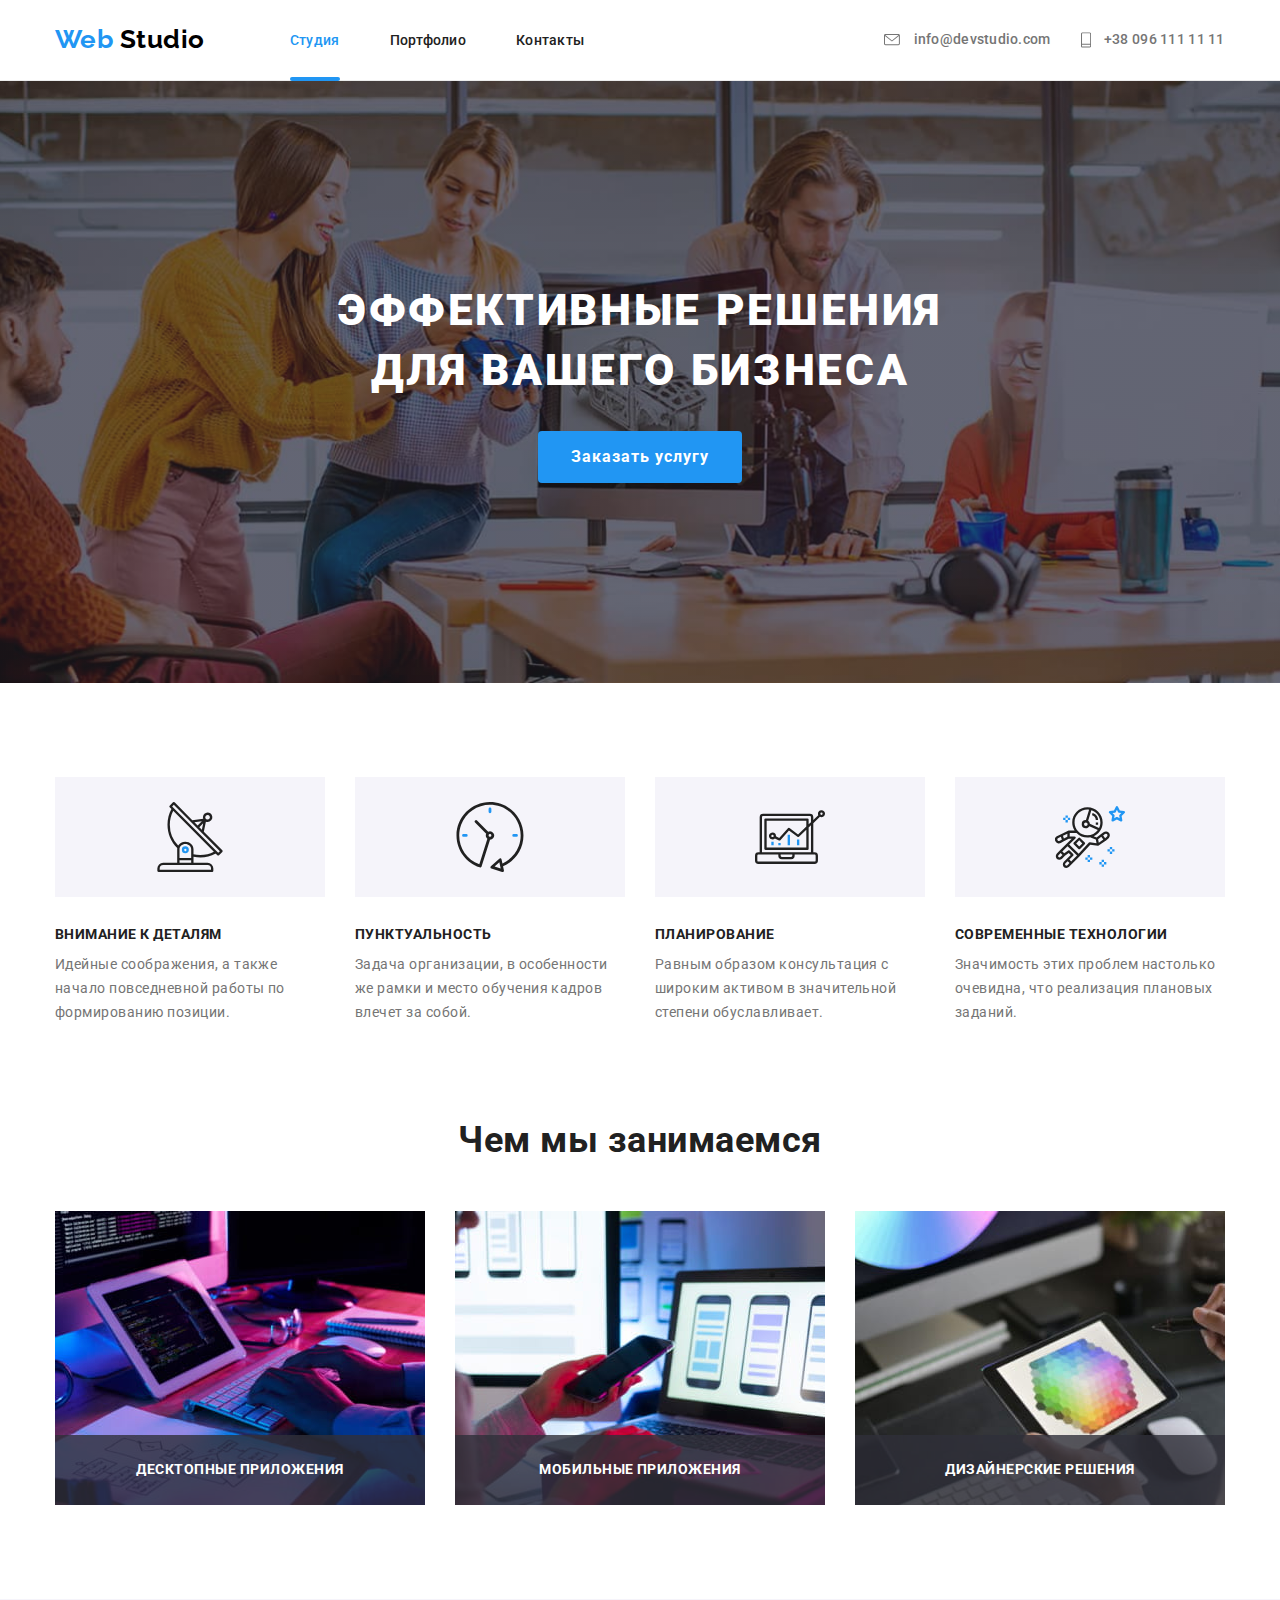
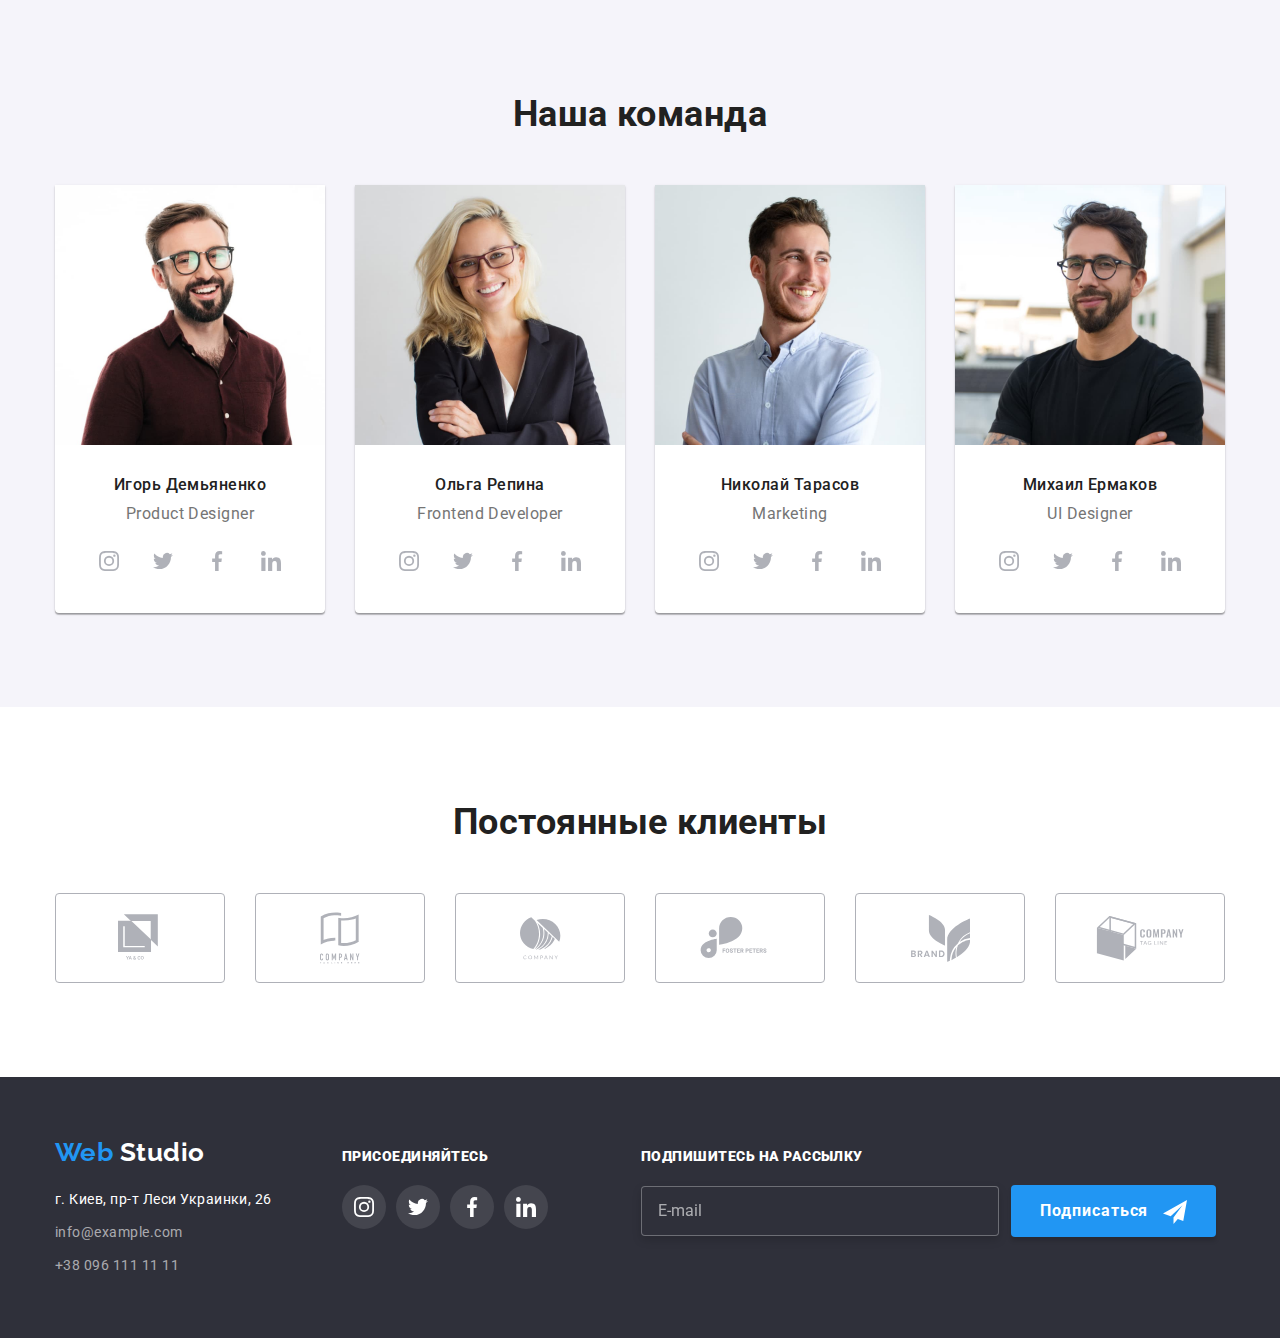
<file: index.html>
<!DOCTYPE html>
<html lang="ru">
  <head>
    <meta charset="UTF-8" />
    <meta name="viewport" content="width=device-width, initial-scale=1.0" />
    <meta http-equiv="X-UA-Compatible" content="ie=edge" />
    <title>Document</title>
    <link
      href="https://fonts.googleapis.com/css2?family=Raleway:wght@700&family=Roboto:wght@400;500;700;900&display=swap"
      rel="stylesheet"
    />
    <link
      rel="stylesheet"
      href="https://cdnjs.cloudflare.com/ajax/libs/modern-normalize/0.7.0/modern-normalize.min.css"
    />
    <link rel="stylesheet" href="./css/styles.css" />
  </head>
  <body>
    <!-- Header -->
    <header>
      <div class="container">
        <!-- Main navigation -->
        <div class="header">
          <nav class="main-nav">
            <a href="./index.html" class="logo padding">
              <span class="logo-accent">Web</span>
              Studio
            </a>
            <ul class="site-nav list">
              <li class="item">
                <a href="./index.html" class="link current">Студия</a>
              </li>
              <li class="item">
                <a href="./portfolio.html" class="link">Портфолио</a>
              </li>
              <li class="item"><a href="" class="link">Контакты</a></li>
            </ul>
          </nav>

          <!-- Contacts -->
          <ul class="h-contacts list">
            <li class="item">
              <a href="mailto:info@devstudio.com" class="link">
                <svg class="icon" width="16" height="12">
                  <use href="./images/symbol-defs.svg#mail"></use>
                </svg>
                info@devstudio.com
              </a>
            </li>
            <li class="item">
              <a href="tel:++380961111111" class="link">
                <svg class="icon" width="10" height="16">
                  <use href="./images/symbol-defs.svg#mobile"></use>
                </svg>
                +38 096 111 11 11
              </a>
            </li>
          </ul>
        </div>
      </div>
    </header>
    <main>
      <!-- Div hero -->
      <section class="hero">
        <h1 class="hero-tittle">
          Эффективные решения
          <br />
          для вашего бизнеса
        </h1>
        <button class="button-hero" data-modal-open>Заказать услугу</button>
      </section>
      <div class="backdrop is-hidden" data-modal>
        <div class="modal">
          <button class="button-close" data-modal-close>
            <svg
              class="icon"
              height="11"
              width="11"
              aria-label="Кнопка закрытия окна"
            >
              <use href="./images/symbol-defs.svg#button-close"></use>
            </svg>
          </button>
          <form class="form js-speaker-form">
            <p class="form-data">
              <b>Оставьте свои данные, мы вам перезвоним</b>
            </p>
            <div class="form-field">
              <label for="name">Имя</label>
              <div class="form-input-container">
                <input type="text" name="name" id="name" />
                <svg
                  width="18px"
                  height="18px"
                  aria-label="человек"
                  class="form-icon"
                >
                  <use href="./images/symbol-defs.svg#form-name"></use>
                </svg>
              </div>
            </div>

            <div class="form-field">
              <label for="tel">Телефон</label>
              <div class="form-input-container">
                <input type="tel" name="tel" id="tel" />
                <svg
                  width="18px"
                  height="18px"
                  aria-label="трубка"
                  class="form-icon"
                >
                  <use href="./images/symbol-defs.svg#form-tel"></use>
                </svg>
              </div>
            </div>

            <div class="form-field">
              <label for="mail">Почта</label>
              <div class="form-input-container">
                <input type="email" name="mail" id="mail" />
                <svg
                  width="18px"
                  height="18px"
                  aria-label="конверт"
                  class="form-icon"
                >
                  <use href="./images/symbol-defs.svg#form-mail"></use>
                </svg>
              </div>
            </div>

            <div class="form-field comment">
              <label for="comment">Комментарий</label>
              <textarea
                name="comment"
                id="comment"
                rows="8"
                placeholder="Введите текст"
              ></textarea>
            </div>

            <label class="policy-field">
              <input class="checkbox" type="checkbox" name="policy" />
              <span class="icon"></span>
              <span class="text">
                Соглашаюсь с рассылкой и принимаю
                <a href="#" class="link">Условия договора</a>
              </span>
            </label>

            <div class="button"><button type="submit">Отправить</button></div>
          </form>
        </div>
      </div>
      <!-- Work principles -->
      <section class="section">
        <div class="container">
          <h2 hidden>Принципы работы</h2>
          <ul class="principles-list list">
            <li class="item">
              <div class="principles-bg">
                <svg class="principles-icon">
                  <use href="./images/symbol-defs.svg#antenna"></use>
                </svg>
              </div>
              <h3 class="tittle">Внимание к деталям</h3>
              <p class="text">
                Идейные соображения, а также начало повседневной работы по
                формированию позиции.
              </p>
            </li>
            <li class="item">
              <div class="principles-bg">
                <svg class="principles-icon">
                  <use href="./images/symbol-defs.svg#clock"></use>
                </svg>
              </div>
              <h3 class="tittle">Пунктуальность</h3>
              <p class="text">
                Задача организации, в особенности же рамки и место обучения
                кадров влечет за собой.
              </p>
            </li>
            <li class="item">
              <div class="principles-bg">
                <svg class="principles-icon">
                  <use href="./images/symbol-defs.svg#diagram"></use>
                </svg>
              </div>
              <h3 class="tittle">Планирование</h3>
              <p class="text">
                Равным образом консультация с широким активом в значительной
                степени обуславливает.
              </p>
            </li>
            <li class="item">
              <div class="principles-bg">
                <svg class="principles-icon">
                  <use href="./images/symbol-defs.svg#astronaut"></use>
                </svg>
              </div>
              <h3 class="tittle">Современные технологии</h3>
              <p class="text">
                Значимость этих проблем настолько очевидна, что реализация
                плановых заданий.
              </p>
            </li>
          </ul>
        </div>
      </section>
      <!-- Activity -->
      <section class="activity-section">
        <div class="container">
          <h2 class="section-tittle">Чем мы занимаемся</h2>
          <ul class="activity-list list">
            <li class="item">
              <img
                src="./images/desktop_apps.jpg"
                alt="человек печатает на клавиатуре"
                width="370"
              />
              <h3 class="tittle">Десктопные приложения</h3>
            </li>
            <li class="item">
              <img
                src="./images/smartphone_apps.jpg"
                alt="включенный телефон"
                width="370"
              />
              <h3 class="tittle">Мобильные приложения</h3>
            </li>
            <li class="item">
              <img
                src="./images/design_desicion.jpg"
                alt="дизайн на планшете"
                width="370"
              />
              <h3 class="tittle">Дизайнерские решения</h3>
            </li>
          </ul>
        </div>
      </section>
      <!-- Our team -->
      <section class="team-section">
        <div class="container">
          <h2 class="section-tittle">Наша команда</h2>
          <ul class="team-list list">
            <li class="item">
              <img src="./images/igor.jpg" alt="Фото Игоря" width="270" />
              <h3 class="name">Игорь Демьяненко</h3>
              <p lang="en" class="profession">Product Designer</p>
              <ul class="team-network list">
                <li class="item">
                  <a
                    class="link"
                    href="https://www.instagram.com/"
                    target="_blank"
                    rel="noopener noreferrer"
                    aria-label="ссылка Инстаграм"
                  >
                    <svg
                      class="team-icon"
                      height="20"
                      width="20"
                      aria-label="Инстаграм Игоря"
                    >
                      <use href="./images/symbol-defs.svg#instagram"></use>
                    </svg>
                  </a>
                </li>
                <li class="item">
                  <a
                    class="link"
                    href="https://twitter.com/"
                    target="_blank"
                    rel="noopener noreferrer"
                    aria-label="ссылка Твиттер"
                  >
                    <svg
                      class="team-icon"
                      height="20"
                      width="20"
                      aria-label="Твиттер Игоря"
                    >
                      <use href="./images/symbol-defs.svg#twitter"></use>
                    </svg>
                  </a>
                </li>
                <li class="item">
                  <a
                    class="link"
                    href="https://facebook.com/"
                    target="_blank"
                    rel="noopener noreferrer"
                    aria-label="ссылка Фейсбук"
                  >
                    <svg
                      class="team-icon"
                      height="20"
                      width="20"
                      aria-label="Фейсбук Игоря"
                    >
                      <use href="./images/symbol-defs.svg#facebook"></use>
                    </svg>
                  </a>
                </li>
                <li class="item">
                  <a
                    class="link"
                    href="https://www.linkedin.com/"
                    target="_blank"
                    rel="noopener noreferrer"
                    aria-label="ссылка Линкедин"
                  >
                    <svg
                      class="team-icon"
                      height="20"
                      width="20"
                      aria-label="Линкедин Игоря"
                    >
                      <use href="./images/symbol-defs.svg#linkedin"></use>
                    </svg>
                  </a>
                </li>
              </ul>
            </li>
            <li class="item">
              <img
                src="./images/olga.jpg"
                alt="Фото Ольги Репиной"
                width="270"
              />
              <h3 class="name">Ольга Репина</h3>
              <p lang="en" class="profession">Frontend Developer</p>
              <ul class="team-network list">
                <li class="item">
                  <a
                    class="link"
                    href="https://www.instagram.com/"
                    target="_blank"
                    rel="noopener noreferrer"
                    aria-label="ссылка Инстаграм"
                  >
                    <svg
                      class="team-icon"
                      height="20"
                      width="20"
                      aria-label="Инстаграм Ольги"
                    >
                      <use href="./images/symbol-defs.svg#instagram"></use>
                    </svg>
                  </a>
                </li>
                <li class="item">
                  <a
                    class="link"
                    href="https://twitter.com/"
                    target="_blank"
                    rel="noopener noreferrer"
                    aria-label="ссылка Твиттер"
                  >
                    <svg
                      class="team-icon"
                      height="20"
                      width="20"
                      aria-label="Твиттер Ольги"
                    >
                      <use href="./images/symbol-defs.svg#twitter"></use>
                    </svg>
                  </a>
                </li>
                <li class="item">
                  <a
                    class="link"
                    href="https://facebook.com/"
                    target="_blank"
                    rel="noopener noreferrer"
                    aria-label="ссылка Фейсбук"
                  >
                    <svg
                      class="team-icon"
                      height="20"
                      width="20"
                      aria-label="Фейсбук Ольги"
                    >
                      <use href="./images/symbol-defs.svg#facebook"></use>
                    </svg>
                  </a>
                </li>
                <li class="item">
                  <a
                    class="link"
                    href="https://www.linkedin.com/"
                    target="_blank"
                    rel="noopener noreferrer"
                    aria-label="ссылка Линкедин"
                  >
                    <svg
                      class="team-icon"
                      height="20"
                      width="20"
                      aria-label="Линкедин Ольги"
                    >
                      <use href="./images/symbol-defs.svg#linkedin"></use>
                    </svg>
                  </a>
                </li>
              </ul>
            </li>
            <li class="item">
              <img
                src="./images/nikolai.jpg"
                alt="Фото Николая Тарасова"
                width="270"
              />
              <h3 class="name">Николай Тарасов</h3>
              <p lang="en" class="profession">Marketing</p>
              <ul class="team-network list">
                <li class="item">
                  <a
                    class="link"
                    href="https://www.instagram.com/"
                    target="_blank"
                    rel="noopener noreferrer"
                    aria-label="ссылка Инстаграм"
                  >
                    <svg
                      class="team-icon"
                      height="20"
                      width="20"
                      aria-label="Инстаграм Николая"
                    >
                      <use href="./images/symbol-defs.svg#instagram"></use>
                    </svg>
                  </a>
                </li>
                <li class="item">
                  <a
                    class="link"
                    href="https://twitter.com/"
                    target="_blank"
                    rel="noopener noreferrer"
                    aria-label="ссылка Твиттер"
                  >
                    <svg
                      class="team-icon"
                      height="20"
                      width="20"
                      aria-label="Твиттер Николая"
                    >
                      <use href="./images/symbol-defs.svg#twitter"></use>
                    </svg>
                  </a>
                </li>
                <li class="item">
                  <a
                    class="link"
                    href="https://facebook.com/"
                    target="_blank"
                    rel="noopener noreferrer"
                    aria-label="ссылка Фейсбук"
                  >
                    <svg
                      class="team-icon"
                      height="20"
                      width="20"
                      aria-label="Фейсбук Николая"
                    >
                      <use href="./images/symbol-defs.svg#facebook"></use>
                    </svg>
                  </a>
                </li>
                <li class="item">
                  <a
                    class="link"
                    href="https://www.linkedin.com/"
                    target="_blank"
                    rel="noopener noreferrer"
                    aria-label="ссылка Линкедин"
                  >
                    <svg
                      class="team-icon"
                      height="20"
                      width="20"
                      aria-label="Линкедин Николая"
                    >
                      <use href="./images/symbol-defs.svg#linkedin"></use>
                    </svg>
                  </a>
                </li>
              </ul>
            </li>
            <li class="item">
              <img
                src="./images/mihail.jpg"
                alt="Фото Михаила Ермакова"
                width="270"
              />
              <h3 class="name">Михаил Ермаков</h3>
              <p lang="en" class="profession">UI Designer</p>
              <ul class="team-network list">
                <li class="item">
                  <a
                    class="link"
                    href="https://www.instagram.com/"
                    target="_blank"
                    rel="noopener noreferrer"
                    aria-label="ссылка Инстаграм"
                  >
                    <svg
                      class="team-icon"
                      height="20"
                      width="20"
                      aria-label="Инстаграм Михаила"
                    >
                      <use href="./images/symbol-defs.svg#instagram"></use>
                    </svg>
                  </a>
                </li>
                <li class="item">
                  <a
                    class="link"
                    href="https://twitter.com/"
                    target="_blank"
                    rel="noopener noreferrer"
                    aria-label="ссылка Твиттер"
                  >
                    <svg
                      class="team-icon"
                      height="20"
                      width="20"
                      aria-label="Твиттер Михаила"
                    >
                      <use href="./images/symbol-defs.svg#twitter"></use>
                    </svg>
                  </a>
                </li>
                <li class="item">
                  <a
                    class="link"
                    href="https://facebook.com/"
                    target="_blank"
                    rel="noopener noreferrer"
                    aria-label="ссылка Фейсбук"
                  >
                    <svg
                      class="team-icon"
                      height="20"
                      width="20"
                      aria-label="Фейсбук Михаила"
                    >
                      <use href="./images/symbol-defs.svg#facebook"></use>
                    </svg>
                  </a>
                </li>
                <li class="item">
                  <a
                    class="link"
                    href="https://www.linkedin.com/"
                    target="_blank"
                    rel="noopener noreferrer"
                    aria-label="ссылка Линкедин"
                  >
                    <svg
                      class="team-icon"
                      height="20"
                      width="20"
                      aria-label="Линкедин Михаила"
                    >
                      <use href="./images/symbol-defs.svg#linkedin"></use>
                    </svg>
                  </a>
                </li>
              </ul>
            </li>
          </ul>
        </div>
      </section>
      <!-- Our clients -->
      <section class="clients-section">
        <div class="container">
          <h2 class="section-tittle">Постоянные клиенты</h2>
          <ul class="client-list list">
            <li class="item">
              <a
                class="link"
                href="https://www.yacontent.ru/"
                target="_blank"
                rel="noopener noreferrer"
                aria-label="ссылка контент продакшн"
              >
                <svg class="client-icon" width="44px" height="49px">
                  <use href="./images/symbol-defs.svg#ya-co"></use>
                </svg>
              </a>
            </li>
            <li class="item">
              <a
                class="link"
                href="#"
                target="_blank"
                rel="noopener noreferrer"
                aria-label="ссылка таглайн хэрэ"
              >
                <svg class="client-icon" width="40px" height="52px">
                  <use
                    href="./images/symbol-defs.svg#company-tagline-here"
                  ></use>
                </svg>
              </a>
            </li>
            <li class="item">
              <a
                class="link"
                href="#"
                target="_blank"
                rel="noopener noreferrer"
                aria-label="ссылка компани"
              >
                <svg class="client-icon" width="41px" height="43px">
                  <use href="./images/symbol-defs.svg#company-logo"></use>
                </svg>
              </a>
            </li>
            <li class="item">
              <a
                class="link"
                href="#"
                target="_blank"
                rel="noopener noreferrer"
                aria-label="ссылка фостер пэтэрс"
              >
                <svg class="client-icon" width="80px" height="42px">
                  <use href="./images/symbol-defs.svg#foster-peters"></use>
                </svg>
              </a>
            </li>
            <li class="item">
              <a
                class="link"
                href="#"
                target="_blank"
                rel="noopener noreferrer"
                aria-label="ссылка брэнд"
              >
                <svg class="client-icon" width="59px" height="47px">
                  <use href="./images/symbol-defs.svg#brand"></use>
                </svg>
              </a>
            </li>
            <li class="item">
              <a
                class="link"
                href="#"
                target="_blank"
                rel="noopener noreferrer"
                aria-label="ссылка компани таглайн"
              >
                <svg class="client-icon" width="89px" height="45px">
                  <use href="./images/symbol-defs.svg#company-tagline"></use>
                </svg>
              </a>
            </li>
          </ul>
        </div>
      </section>
    </main>
    <!-- Footer -->
    <footer class="footer">
      <div class="footer-container container">
        <div class="footer-container-contacts">
          <a href="./index.html" class="logo">
            <span class="logo-accent">Web</span>
            <span class="footer-logo">Studio</span>
          </a>

          <!-- Contacts -->
          <address class="address-list">
            <ul class="f-contacts list">
              <li>
                <a
                  href="https://goo.gl/maps/wAixXiMxQ6tdeZB17"
                  target="_blank"
                  class="town link"
                >
                  г. Киев, пр-т Леси Украинки, 26
                </a>
              </li>
              <li>
                <a href="mailto:info@example.com" class="link"
                  >info@example.com</a
                >
              </li>
              <li>
                <a href="tel:+380961111111" class="link">+38 096 111 11 11</a>
              </li>
            </ul>
          </address>
        </div>
        <!-- social network -->
        <div class="footer-network-container">
          <p class="subscription"><b>Присоединяйтесь</b></p>
          <ul class="footer-network list">
            <li class="item">
              <a
                class="link"
                href="https://www.instagram.com/"
                target="_blank"
                rel="noopener noreferrer"
                aria-label="ссылка Инстаграм"
              >
                <svg class="footer-icon" height="20" width="20">
                  <use href="./images/symbol-defs.svg#instagram"></use>
                </svg>
              </a>
            </li>
            <li class="item">
              <a
                class="link"
                href="https://twitter.com/"
                target="_blank"
                rel="noopener noreferrer"
                aria-label="ссылка Твиттер"
              >
                <svg class="footer-icon" height="20" width="20">
                  <use href="./images/symbol-defs.svg#twitter"></use>
                </svg>
              </a>
            </li>
            <li class="item">
              <a
                class="link"
                href="https://facebook.com/"
                target="_blank"
                rel="noopener noreferrer"
                aria-label="ссылка Фейсбук"
              >
                <svg class="footer-icon" height="20" width="20">
                  <use href="./images/symbol-defs.svg#facebook"></use>
                </svg>
              </a>
            </li>
            <li class="item">
              <a
                class="link"
                href="https://www.linkedin.com/"
                target="_blank"
                rel="noopener noreferrer"
                aria-label="ссылка Линкедин"
              >
                <svg class="footer-icon" height="20" width="20">
                  <use href="./images/symbol-defs.svg#linkedin"></use>
                </svg>
              </a>
            </li>
          </ul>
        </div>
        <div class="footer-form">
          <label>
            <p class="subscription"><b>Подпишитесь на рассылку</b></p>
          </label>

          <form class="sign-up-form-section">
            <input
              type="email"
              name="mail"
              id="mail-footer"
              class="footer-input"
              placeholder="E-mail"
            />
            <button class="footer-button" type="submit">
              <a
                href="#"
                class="link"
                target="_blank"
                rel="noopener noreferrer"
              >
                Подписаться
                <svg class="footer-form-icon" width="24px" height="24px">
                  <use
                    href="./images/symbol-defs.svg#footer-subscription"
                  ></use>
                </svg>
              </a>
            </button>
          </form>
        </div>
      </div>
    </footer>
    <script src="./js/modal.js"></script>
    <script>
      (() => {
        document
          .querySelector(".js-speaker-form")
          .addEventListener("submit", (e) => {
            e.preventDefault();

            new FormData(e.currentTarget).forEach((value, name) =>
              console.log(`${name}: ${value}`)
            );
          });
      })();
    </script>
  </body>
</html>
</file>
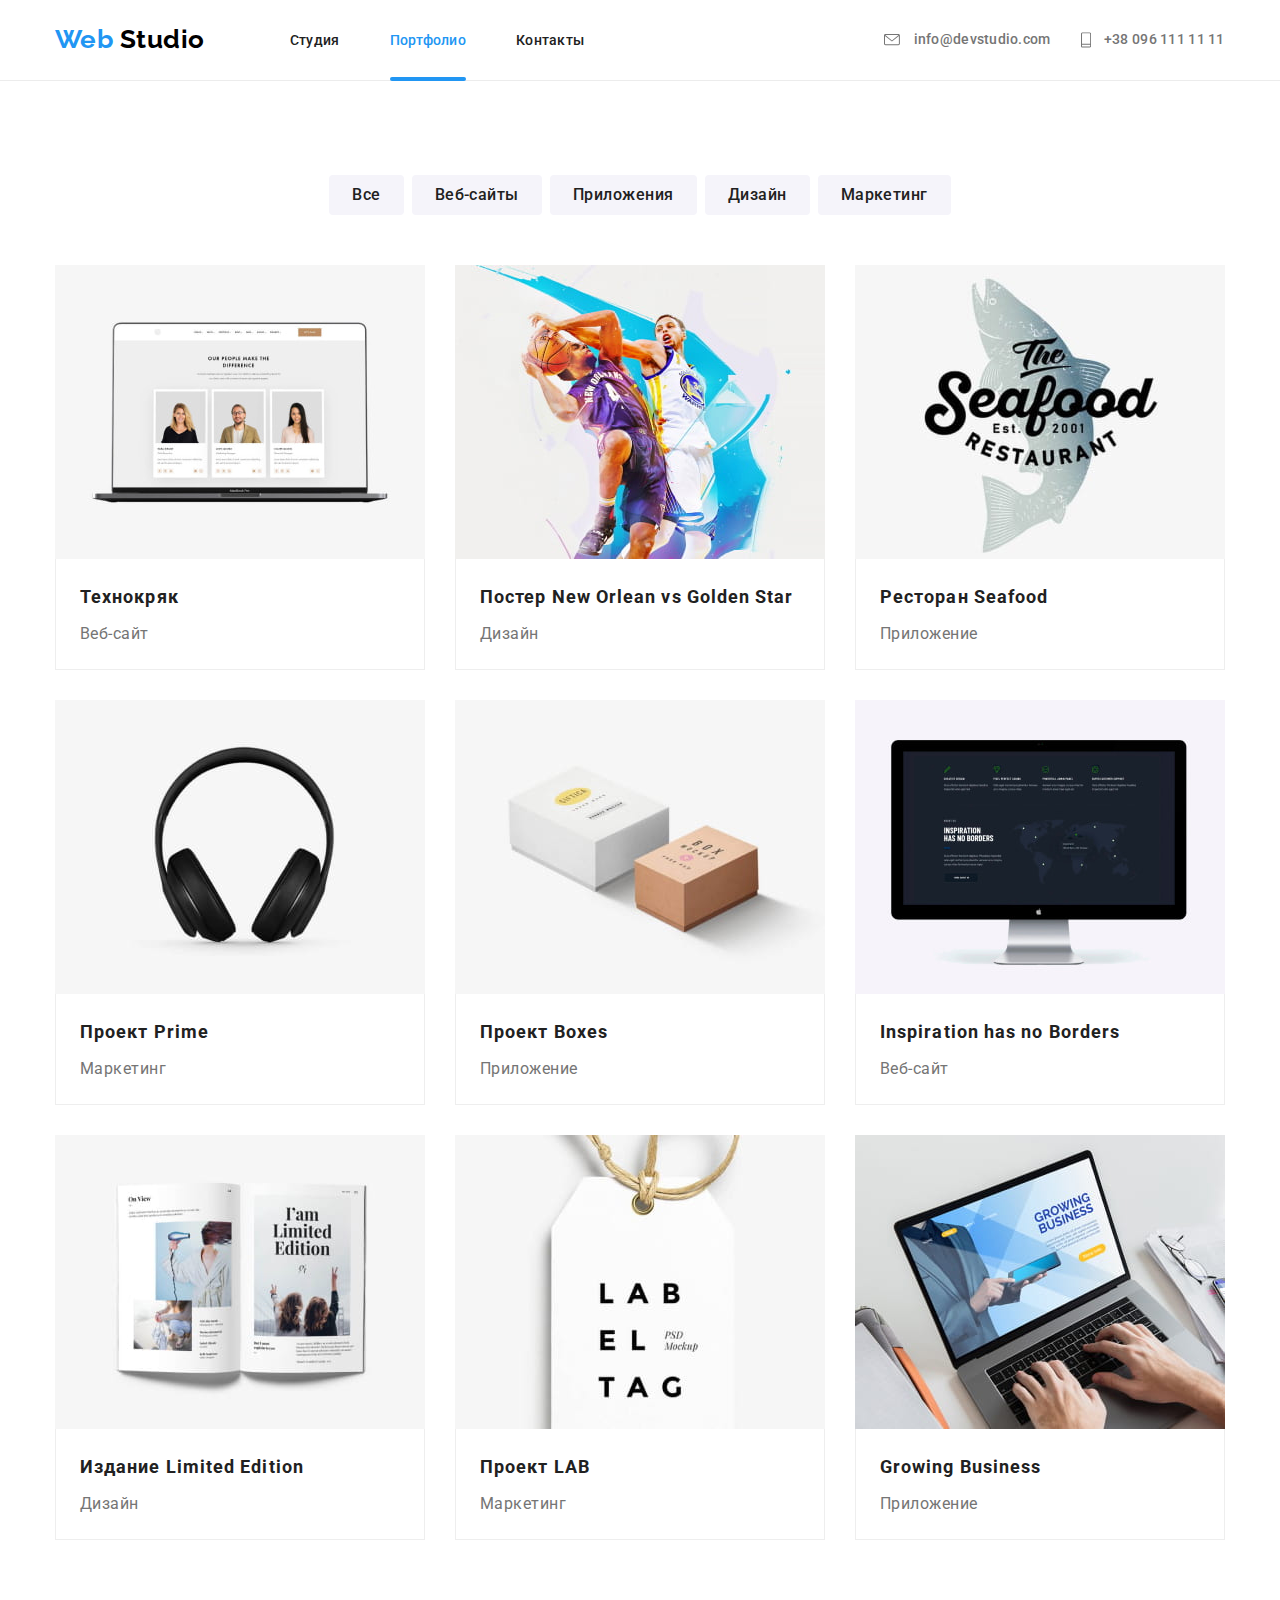
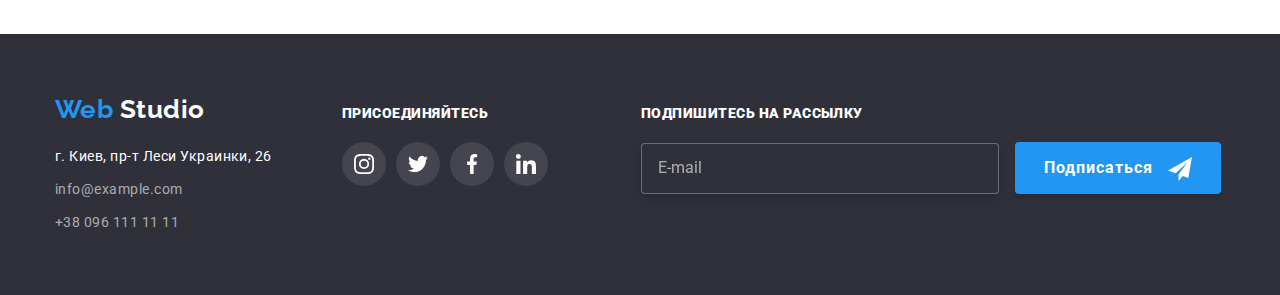
<file: portfolio.html>
<!DOCTYPE html>
<html lang="ru">

<head>
	<meta charset="UTF-8" />
	<meta name="viewport" content="width=device-width, initial-scale=1.0" />
	<meta http-equiv="X-UA-Compatible" content="ie=edge" />
	<title>Document</title>
	<link href="https://fonts.googleapis.com/css2?family=Raleway:wght@700&family=Roboto:wght@400;500;700;900&display=swap"
		rel="stylesheet" />
		<link rel="stylesheet" href="https://cdnjs.cloudflare.com/ajax/libs/modern-normalize/0.7.0/modern-normalize.min.css" />
	<link rel="stylesheet" href="./css/styles.css" />
</head>

<body>
	<!-- Header -->
	<header>
		<div class="container">
			<!-- Main navigation -->
			<div class="header">
				<nav class="main-nav">
					<a href="./index.html" class="logo padding">
						<span class="logo-accent">Web</span>
						Studio
					</a>
					<ul class="site-nav list">
						<li class="item"><a href="./index.html" class="link">Студия</a></li>
						<li class="item"><a href="./portfolio.html" class="link current">Портфолио</a></li>
						<li class="item"><a href="" class="link">Контакты</a></li>
					</ul>
				</nav>
	
				<!-- Contacts -->
				<ul class="h-contacts list">
					<li class="item">
						<a href="mailto:info@devstudio.com" class="link">
							<svg class="icon" width="16" height="12">
								<use href="./images/symbol-defs.svg#mail"></use>
							</svg>
							info@devstudio.com
						</a>
					</li>
					<li class="item">
						<a href="tel:++380961111111" class="link">
							<svg class="icon" width="10" height="16">
								<use href="./images/symbol-defs.svg#mobile"></use>
							</svg>
							+38 096 111 11 11
						</a>
					</li>
				</ul>
			</div>
		</div>
	</header>
	<main>
	<section class="portfolio-section">
		<div class="container">
		<h2 hidden>Портфолио</h2>
		<ul class="filters list">
			<li class="item"><button type="button" class="button">Все</button></li>
			<li class="item"><button type="button" class="button">Веб-сайты</button></li>
			<li class="item"><button type="button" class="button">Приложения</button></li>
			<li class="item"><button type="button" class="button">Дизайн</button></li>
			<li class="item"><button type="button" class="button">Маркетинг</button></li>
		</ul>
		<ul class="all-list list">
			<li class="item">
				<a href="" class="link">
					<div class="img-box">
					  <img src="./images/portfolio-images/laptop.jpg" alt="ноутбук" width="370"/>
					    <div class="box-text-hover">
						  <p class="text">Технокряк это современная площадка распространения коронавируса. Компании используют эту платформу
						для
						цифрового
						шпионажа и атак на защищённые сервера конкурентов.
					      </p>
					    </div>
					</div>
					<div class="card-tittle-container">
					<h3 class="tittle">Технокряк</h3>
					<p class="type-resource">Веб-сайт</p>
					</div>
				</a>
			</li>
			<li class="item">
				<a href="" class="link">
					<div class="img-box">
						<img src="./images/portfolio-images/sport.jpg" alt="баскетболисты" width="370" />
						<div class="box-text-hover">
							<p class="text">Технокряк это современная площадка распространения коронавируса. Компании используют эту
								платформу
								для
								цифрового
								шпионажа и атак на защищённые сервера конкурентов.
							</p>
						</div>
					</div>
					<div class="card-tittle-container">
						<h3 class="tittle">Постер New Orlean vs Golden Star</h3>
						<p class="type-resource">Дизайн</p>
					</div>
				</a>
			</li>
			<li class="item">
				<a href="" class="link">
					<div class="img-box">
						<img src="./images/portfolio-images/fish.jpg" alt="рыба на крючке" width="370" />
						<div class="box-text-hover">
							<p class="text">Технокряк это современная площадка распространения коронавируса. Компании используют эту
								платформу
								для
								цифрового
								шпионажа и атак на защищённые сервера конкурентов.
							</p>
						</div>
					</div>
					<div class="card-tittle-container">
						<h3 class="tittle">Ресторан Seafood</h3>
						<p class="type-resource">Приложение</p>
					</div>
				</a>
			</li>
			<li class="item">
				<a href="" class="link">
					<div class="img-box">
						<img src="./images/portfolio-images/headphones.jpg" alt="наушники" width="370" />
						<div class="box-text-hover">
							<p class="text">Технокряк это современная площадка распространения коронавируса. Компании используют эту
								платформу
								для
								цифрового
								шпионажа и атак на защищённые сервера конкурентов.
							</p>
						</div>
					</div>
					<div class="card-tittle-container">
						<h3 class="tittle">Проект Prime</h3>
						<p class="type-resource">Маркетинг</p>
					</div>
				</a>
			</li>
			<li class="item">
				<a href="" class="link">
					<div class="img-box">
						<img src="./images/portfolio-images/boxes.jpg" alt="коробки" width="370" />
						<div class="box-text-hover">
							<p class="text">Технокряк это современная площадка распространения коронавируса. Компании используют эту
								платформу
								для
								цифрового
								шпионажа и атак на защищённые сервера конкурентов.
							</p>
						</div>
					</div>
					<div class="card-tittle-container">
						<h3 class="tittle">Проект Boxes</h3>
						<p class="type-resource">Приложение</p>
					</div>
				</a>
			</li>
			<li class="item">
				<a href="" class="link">
					<div class="img-box">
						<img src="./images/portfolio-images/desktop.jpg" alt="монитор" width="370" />
						<div class="box-text-hover">
							<p class="text">Технокряк это современная площадка распространения коронавируса. Компании используют эту
								платформу
								для
								цифрового
								шпионажа и атак на защищённые сервера конкурентов.
							</p>
						</div>
					</div>
					<div class="card-tittle-container">
						<h3 class="tittle">Inspiration has no Borders</h3>
						<p class="type-resource">Веб-сайт</p>
					</div>
				</a>
			</li>
			<li class="item">
				<a href="" class="link">
					<div class="img-box">
						<img src="./images/portfolio-images/book.jpg" alt="открытая книга" width="370" />
						<div class="box-text-hover">
							<p class="text">Технокряк это современная площадка распространения коронавируса. Компании используют эту
								платформу
								для
								цифрового
								шпионажа и атак на защищённые сервера конкурентов.
							</p>
						</div>
					</div>
					<div class="card-tittle-container">
						<h3 class="tittle">Издание Limited Edition</h3>
						<p class="type-resource">Дизайн</p>
					</div>
				</a>
			</li>
			<li class="item">
				<a href="" class="link">
					<div class="img-box">
						<img src="./images/portfolio-images/labeltag.jpg" alt="бирка" width="370" />
						<div class="box-text-hover">
							<p class="text">Технокряк это современная площадка распространения коронавируса. Компании используют эту
								платформу
								для
								цифрового
								шпионажа и атак на защищённые сервера конкурентов.
							</p>
						</div>
					</div>
					<div class="card-tittle-container">
						<h3 class="tittle">Проект LAB</h3>
						<p class="type-resource">Маркетинг</p>
					</div>
				</a>
			</li>
			<li class="item">
				<a href="" class="link">
					<div class="img-box">
						<img src="./images/portfolio-images/notebook.jpg" alt="ноутбук" width="370" />
						<div class="box-text-hover">
							<p class="text">Технокряк это современная площадка распространения коронавируса. Компании используют эту
								платформу
								для
								цифрового
								шпионажа и атак на защищённые сервера конкурентов.
							</p>
						</div>
					</div>
					<div class="card-tittle-container">
						<h3 class="tittle">Growing Business</h3>
						<p class="type-resource">Приложение</p>
					</div>
				</a>
			</li>
		</ul>
		</div>
	</section>
	</main>
	<body>
			<!-- Footer -->
			<footer class="footer">
				<div class="footer-container container">
					<div class="footer-container-contacts">
						<a href="./index.html" class="logo">
							<span class="logo-accent">Web</span>
							<span class="footer-logo">Studio</span>
						</a>
			
						<!-- Contacts -->
						<address class="address-list">
							<ul class="f-contacts list">
								<li>
									<a href="https://goo.gl/maps/wAixXiMxQ6tdeZB17" target="_blank" class="town link">
										г. Киев, пр-т Леси Украинки, 26
									</a>
								</li>
								<li><a href="mailto:info@example.com" class="link">info@example.com</a></li>
								<li><a href="tel:+380961111111" class="link">+38 096 111 11 11</a></li>
							</ul>
						</address>
					</div>
					<!-- social network -->
					<div class="footer-network-container">
						<p class="subscription"><b>Присоединяйтесь</b></p>
						<ul class="footer-network list">
							<li class="item">
								<a class="link" href="https://www.instagram.com/" target="_blank" rel="noopener noreferrer"
									aria-label="ссылка Инстаграм">
									<svg class="footer-icon" height="20" width="20">
										<use href="./images/symbol-defs.svg#instagram"></use>
									</svg>
								</a>
							</li>
							<li class="item">
								<a class="link" href="https://twitter.com/" target="_blank" rel="noopener noreferrer"
									aria-label="ссылка Твиттер">
									<svg class="footer-icon" height="20" width="20">
										<use href="./images/symbol-defs.svg#twitter"></use>
									</svg>
								</a>
							</li>
							<li class="item">
								<a class="link" href="https://facebook.com/" target="_blank" rel="noopener noreferrer"
									aria-label="ссылка Фейсбук">
									<svg class="footer-icon" height="20" width="20">
										<use href="./images/symbol-defs.svg#facebook"></use>
									</svg>
								</a>
							</li>
							<li class="item">
								<a class="link" href="https://www.linkedin.com/" target="_blank" rel="noopener noreferrer"
									aria-label="ссылка Линкедин">
									<svg class="footer-icon" height="20" width="20">
										<use href="./images/symbol-defs.svg#linkedin"></use>
									</svg>
								</a>
							</li>
						</ul>
					</div>
					<form class="footer-form">
						<label>
							<p class="subscription"><b>Подпишитесь на рассылку</b></p>
							<input type="email" name="mail" id="mail-footer" class="footer-input" placeholder="E-mail" />
						</label>
						<button class="footer-button" type="submit">
							<a href="#" class="link" target="_blank" rel="noopener noreferrer">
								Подписаться
								<svg class="footer-form-icon" width="24px" height="24px">
									<use href="./images/symbol-defs.svg#footer-subscription"></use>
								</svg>
							</a>
						</button>
					</form>
				</div>
			</footer>
			</body>
			</html>
</file>
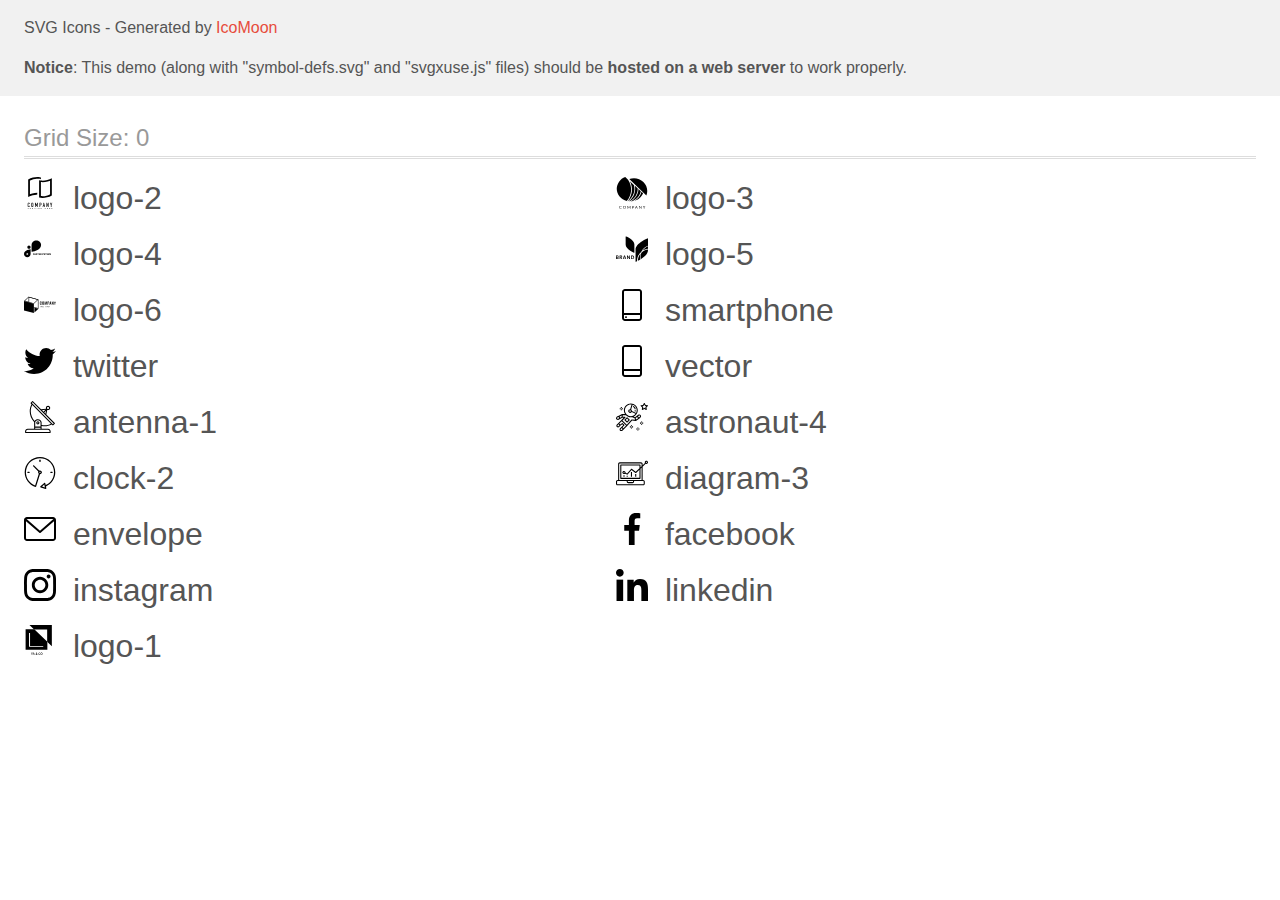
<file: images/svg/icomoon (1)/demo-external-svg.html>
<!doctype html>
<html>
<head>
    <title>IcoMoon - SVG Icons</title>
    <meta charset="utf-8">
    <meta name="viewport" content="width=device-width, initial-scale=1">
    <link rel="stylesheet" href="demo-files/demo.css">
    <link rel="stylesheet" href="style.css">
</head>
<body>
<header class="bgc1 clearfix">
<div class="mhl">
    <p>SVG Icons - Generated by <a href="https://icomoon.io/app">IcoMoon</a></p><p><strong>Notice</strong>: This demo (along with "symbol-defs.svg" and "svgxuse.js" files) should be <b>hosted on a web server</b> to work properly.</p>
</div>
</header>
    <div class="clearfix mhl ptl">
        <h1 class="mvm mtn fgc1">Grid Size: 0</h1>
        <div class="glyph fs1">
            <div class="clearfix pbs">
                <svg class="icon logo-2"><use xlink:href="symbol-defs.svg#logo-2"></use></svg><span class="name"> logo-2</span>
            </div>
        </div>
        <div class="glyph fs1">
            <div class="clearfix pbs">
                <svg class="icon logo-3"><use xlink:href="symbol-defs.svg#logo-3"></use></svg><span class="name"> logo-3</span>
            </div>
        </div>
        <div class="glyph fs1">
            <div class="clearfix pbs">
                <svg class="icon logo-4"><use xlink:href="symbol-defs.svg#logo-4"></use></svg><span class="name"> logo-4</span>
            </div>
        </div>
        <div class="glyph fs1">
            <div class="clearfix pbs">
                <svg class="icon logo-5"><use xlink:href="symbol-defs.svg#logo-5"></use></svg><span class="name"> logo-5</span>
            </div>
        </div>
        <div class="glyph fs1">
            <div class="clearfix pbs">
                <svg class="icon logo-6"><use xlink:href="symbol-defs.svg#logo-6"></use></svg><span class="name"> logo-6</span>
            </div>
        </div>
        <div class="glyph fs1">
            <div class="clearfix pbs">
                <svg class="icon smartphone"><use xlink:href="symbol-defs.svg#smartphone"></use></svg><span class="name"> smartphone</span>
            </div>
        </div>
        <div class="glyph fs1">
            <div class="clearfix pbs">
                <svg class="icon twitter"><use xlink:href="symbol-defs.svg#twitter"></use></svg><span class="name"> twitter</span>
            </div>
        </div>
        <div class="glyph fs1">
            <div class="clearfix pbs">
                <svg class="icon vector"><use xlink:href="symbol-defs.svg#vector"></use></svg><span class="name"> vector</span>
            </div>
        </div>
        <div class="glyph fs1">
            <div class="clearfix pbs">
                <svg class="icon antenna-1"><use xlink:href="symbol-defs.svg#antenna-1"></use></svg><span class="name"> antenna-1</span>
            </div>
        </div>
        <div class="glyph fs1">
            <div class="clearfix pbs">
                <svg class="icon astronaut-4"><use xlink:href="symbol-defs.svg#astronaut-4"></use></svg><span class="name"> astronaut-4</span>
            </div>
        </div>
        <div class="glyph fs1">
            <div class="clearfix pbs">
                <svg class="icon clock-2"><use xlink:href="symbol-defs.svg#clock-2"></use></svg><span class="name"> clock-2</span>
            </div>
        </div>
        <div class="glyph fs1">
            <div class="clearfix pbs">
                <svg class="icon diagram-3"><use xlink:href="symbol-defs.svg#diagram-3"></use></svg><span class="name"> diagram-3</span>
            </div>
        </div>
        <div class="glyph fs1">
            <div class="clearfix pbs">
                <svg class="icon envelope"><use xlink:href="symbol-defs.svg#envelope"></use></svg><span class="name"> envelope</span>
            </div>
        </div>
        <div class="glyph fs1">
            <div class="clearfix pbs">
                <svg class="icon facebook"><use xlink:href="symbol-defs.svg#facebook"></use></svg><span class="name"> facebook</span>
            </div>
        </div>
        <div class="glyph fs1">
            <div class="clearfix pbs">
                <svg class="icon instagram"><use xlink:href="symbol-defs.svg#instagram"></use></svg><span class="name"> instagram</span>
            </div>
        </div>
        <div class="glyph fs1">
            <div class="clearfix pbs">
                <svg class="icon linkedin"><use xlink:href="symbol-defs.svg#linkedin"></use></svg><span class="name"> linkedin</span>
            </div>
        </div>
        <div class="glyph fs1">
            <div class="clearfix pbs">
                <svg class="icon logo-1"><use xlink:href="symbol-defs.svg#logo-1"></use></svg><span class="name"> logo-1</span>
            </div>
        </div>
  </div>
<script defer src="svgxuse.js"></script>
</body>
</html>
</file>
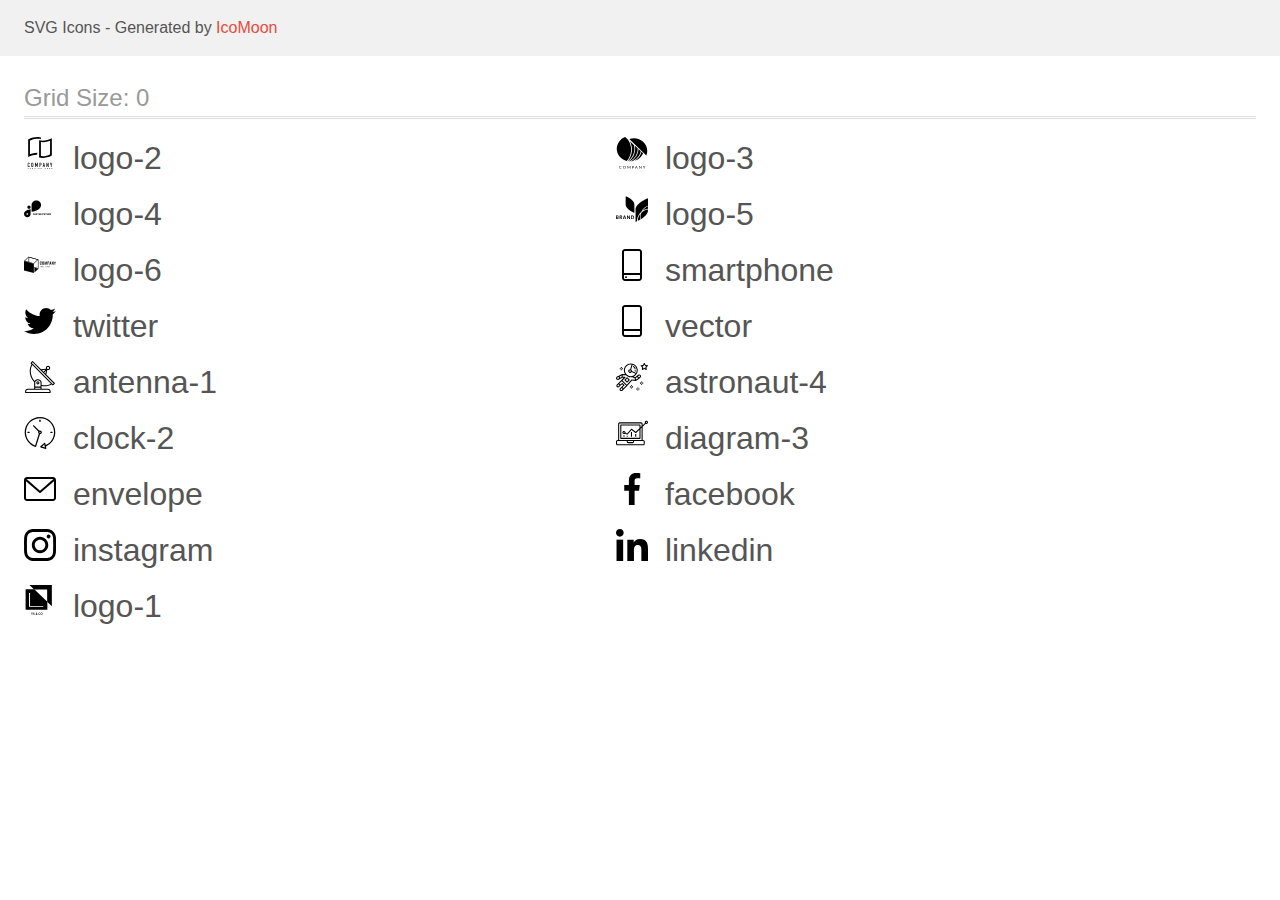
<file: images/svg/icomoon (1)/demo.html>
<!doctype html>
<html>
<head>
    <title>IcoMoon - SVG Icons</title>
    <meta charset="utf-8">
    <meta name="viewport" content="width=device-width, initial-scale=1">
    <link rel="stylesheet" href="demo-files/demo.css">
    <link rel="stylesheet" href="style.css">
</head>
<body>
<svg aria-hidden="true" style="position: absolute; width: 0; height: 0; overflow: hidden;" version="1.1" xmlns="http://www.w3.org/2000/svg" xmlns:xlink="http://www.w3.org/1999/xlink">
<defs>
<symbol id="logo-2" viewBox="0 0 32 32">
<path d="M14.14 1.806h0.084c0.156 0 0.324 0.016 0.49 0.030 0.734 0.052 1.463 0.162 2.179 0.329v-1.762c-0.738-0.185-1.491-0.305-2.25-0.358-0.288-0.022-0.595-0.036-0.909-0.044h-0.263c-1.523 0.006-3.039 0.201-4.515 0.582-1.68 0.419-3.293 1.075-4.79 1.948v17.475c1.442-0.783 2.976-1.381 4.566-1.779 1.256-0.32 2.539-0.517 3.833-0.588h0.051c0.216-0.011 0.433-0.017 0.655-0.019v-1.79c-1.681 0.022-3.353 0.244-4.982 0.662-0.602 0.157-1.185 0.325-1.731 0.513l-0.623 0.211v-13.625l0.266-0.128c2.032-0.963 4.229-1.524 6.471-1.651 0.019-0.001 0.037-0.001 0.056 0 0.248-0.013 0.497-0.019 0.741-0.019h0.28c0.129 0.003 0.258 0.006 0.388 0.014z"></path>
<path d="M18.53 3.651c-0.409 0-0.814-0.014-1.205-0.044-0.467-0.034-0.947-0.091-1.401-0.167-0.277-0.047-0.55-0.103-0.814-0.164v17.275c1.12 0.277 2.271 0.413 3.425 0.404 1.523-0.006 3.039-0.201 4.515-0.581 1.68-0.42 3.294-1.075 4.792-1.948v-17.163c-1.442 0.783-2.975 1.381-4.564 1.781-1.551 0.398-3.145 0.603-4.747 0.609zM25.437 3.95l0.623-0.21v13.63l-0.266 0.128c-1.021 0.486-2.087 0.869-3.184 1.144-1.331 0.344-2.7 0.522-4.074 0.527-0.411 0-0.819-0.017-1.214-0.052l-0.427-0.038v-14.017l0.497 0.033c0.361 0.023 0.735 0.034 1.141 0.034 1.745-0.006 3.482-0.229 5.173-0.663 0.581-0.153 1.158-0.325 1.731-0.518z"></path>
<path d="M5.377 25.977c-0.090-0.093-0.197-0.166-0.317-0.214s-0.247-0.071-0.376-0.066c-0.137-0.002-0.273 0.024-0.4 0.075-0.117 0.046-0.222 0.116-0.311 0.205s-0.156 0.196-0.201 0.313c-0.049 0.123-0.073 0.254-0.072 0.387v2.335c-0.006 0.165 0.026 0.328 0.092 0.479 0.055 0.12 0.135 0.226 0.234 0.313 0.093 0.079 0.203 0.135 0.321 0.166 0.114 0.032 0.231 0.048 0.349 0.049 0.13 0.001 0.259-0.027 0.377-0.081 0.117-0.051 0.222-0.124 0.311-0.216 0.087-0.091 0.156-0.197 0.204-0.313 0.050-0.118 0.075-0.244 0.075-0.372v-0.261h-0.61v0.208c0.002 0.071-0.010 0.142-0.036 0.208-0.020 0.050-0.050 0.095-0.089 0.131-0.038 0.031-0.081 0.053-0.128 0.067-0.041 0.014-0.084 0.021-0.128 0.022-0.054 0.006-0.11-0.002-0.16-0.024s-0.094-0.057-0.126-0.101c-0.058-0.094-0.086-0.203-0.081-0.313v-2.177c-0.004-0.121 0.022-0.241 0.075-0.349 0.032-0.049 0.077-0.089 0.129-0.114s0.112-0.034 0.17-0.027c0.053-0.002 0.105 0.009 0.152 0.032s0.089 0.057 0.12 0.099c0.068 0.090 0.104 0.2 0.101 0.313v0.202h0.604v-0.238c0.001-0.14-0.024-0.278-0.075-0.408-0.045-0.122-0.114-0.234-0.204-0.329z"></path>
<path d="M9.002 25.95c-0.195-0.164-0.44-0.255-0.694-0.257-0.124 0-0.248 0.023-0.364 0.066-0.119 0.042-0.228 0.107-0.322 0.191-0.101 0.091-0.182 0.202-0.237 0.327-0.061 0.143-0.092 0.297-0.089 0.452v2.239c-0.004 0.158 0.026 0.314 0.089 0.459 0.055 0.12 0.136 0.227 0.237 0.313 0.093 0.087 0.203 0.154 0.322 0.197 0.117 0.043 0.24 0.065 0.364 0.066s0.248-0.023 0.364-0.066c0.121-0.044 0.233-0.111 0.33-0.197 0.097-0.087 0.176-0.194 0.23-0.313 0.063-0.145 0.093-0.301 0.089-0.459v-2.239c0.003-0.155-0.027-0.31-0.089-0.452-0.054-0.123-0.133-0.235-0.23-0.327zM8.717 28.969c0.005 0.060-0.003 0.12-0.024 0.176s-0.054 0.107-0.097 0.148c-0.081 0.068-0.182 0.105-0.287 0.105s-0.207-0.037-0.287-0.105c-0.043-0.041-0.076-0.092-0.097-0.148s-0.029-0.116-0.024-0.176v-2.239c-0.005-0.060 0.003-0.12 0.024-0.176s0.054-0.107 0.097-0.148c0.081-0.068 0.182-0.105 0.287-0.105s0.207 0.037 0.287 0.105c0.043 0.041 0.076 0.092 0.097 0.148s0.029 0.116 0.024 0.176v2.239z"></path>
<path d="M13.764 29.969v-4.239h-0.587l-0.771 2.244h-0.011l-0.777-2.244h-0.581v4.239h0.606v-2.579h0.011l0.593 1.823h0.302l0.598-1.823h0.011v2.579h0.606z"></path>
<path d="M17.205 26.027c-0.093-0.105-0.211-0.184-0.342-0.232-0.142-0.046-0.29-0.068-0.439-0.066h-0.9v4.239h0.604v-1.656h0.311c0.188 0.009 0.376-0.031 0.545-0.116 0.137-0.076 0.252-0.188 0.332-0.324 0.070-0.113 0.117-0.238 0.139-0.369 0.024-0.16 0.035-0.321 0.033-0.482 0.006-0.204-0.014-0.407-0.059-0.606-0.040-0.147-0.117-0.281-0.223-0.39zM16.894 27.319c-0.003 0.077-0.022 0.152-0.056 0.221-0.035 0.065-0.089 0.117-0.156 0.149-0.089 0.040-0.187 0.058-0.285 0.053h-0.276v-1.441h0.311c0.094-0.005 0.187 0.014 0.273 0.053 0.062 0.036 0.112 0.091 0.142 0.157 0.033 0.074 0.051 0.155 0.053 0.236 0 0.089 0 0.183 0 0.282s0.006 0.2 0 0.291h-0.006z"></path>
<path d="M20.066 25.73h-0.495l-0.934 4.239h0.604l0.177-0.911h0.823l0.177 0.911h0.604l-0.957-4.239zM19.509 28.481l0.297-1.537h0.011l0.296 1.537h-0.604z"></path>
<path d="M23.969 28.284h-0.011l-0.912-2.554h-0.581v4.239h0.604v-2.549h0.012l0.923 2.549h0.568v-4.239h-0.604v2.554z"></path>
<path d="M27.66 25.73l-0.486 1.685h-0.012l-0.486-1.685h-0.64l0.83 2.447v1.792h0.604v-1.792l0.83-2.447h-0.64z"></path>
<path d="M3.692 31.166h0.291v0.817h0.198v-0.817h0.29v-0.167h-0.778v0.167z"></path>
<path d="M6.14 30.998l-0.381 0.984h0.21l0.081-0.224h0.392l0.084 0.224h0.215l-0.391-0.984h-0.21zM6.108 31.593l0.134-0.365 0.134 0.365h-0.268z"></path>
<path d="M8.559 31.62h0.227v0.127c-0.066 0.053-0.149 0.082-0.233 0.083-0.040 0.002-0.079-0.005-0.116-0.021s-0.068-0.041-0.093-0.072c-0.052-0.075-0.078-0.165-0.073-0.257 0-0.219 0.095-0.329 0.283-0.329 0.050-0.005 0.099 0.008 0.14 0.037s0.070 0.071 0.082 0.12l0.195-0.038c-0.042-0.192-0.181-0.289-0.417-0.289-0.127-0.003-0.25 0.042-0.344 0.127-0.050 0.049-0.088 0.108-0.112 0.174s-0.034 0.135-0.029 0.205c-0.006 0.135 0.039 0.267 0.126 0.369 0.048 0.050 0.107 0.088 0.171 0.113s0.134 0.035 0.203 0.031c0.154 0.004 0.304-0.052 0.417-0.157v-0.388h-0.427v0.166z"></path>
<path d="M11.029 30.998h-0.199v0.984h0.69v-0.167h-0.49v-0.817z"></path>
<path d="M13.118 30.998h-0.199v0.984h0.199v-0.984z"></path>
<path d="M15.161 31.656l-0.403-0.657h-0.193v0.984h0.185v-0.643l0.395 0.643h0.198v-0.984h-0.182v0.657z"></path>
<path d="M17.007 31.549h0.49v-0.167h-0.49v-0.216h0.528v-0.167h-0.727v0.984h0.747v-0.167h-0.548v-0.266z"></path>
<path d="M21.484 31.387h-0.388v-0.388h-0.198v0.984h0.198v-0.43h0.388v0.43h0.198v-0.984h-0.198v0.388z"></path>
<path d="M23.342 31.549h0.492v-0.167h-0.492v-0.216h0.529v-0.167h-0.727v0.984h0.746v-0.167h-0.548v-0.266z"></path>
<path d="M25.86 31.549c0.171-0.027 0.258-0.117 0.258-0.274 0.005-0.042-0.001-0.084-0.018-0.123s-0.044-0.072-0.078-0.096c-0.089-0.045-0.189-0.065-0.288-0.058h-0.417v0.984h0.198v-0.412h0.039c0.042-0.003 0.084 0.005 0.123 0.022 0.029 0.018 0.053 0.043 0.070 0.072l0.215 0.313h0.237l-0.12-0.192c-0.053-0.095-0.128-0.176-0.218-0.236zM25.661 31.413h-0.146v-0.247h0.156c0.068-0.005 0.136 0.002 0.201 0.023 0.014 0.013 0.026 0.029 0.033 0.046s0.011 0.037 0.010 0.056c-0.001 0.019-0.006 0.038-0.015 0.055s-0.022 0.032-0.037 0.043c-0.065 0.020-0.133 0.028-0.201 0.023z"></path>
<path d="M27.76 31.549h0.49v-0.167h-0.49v-0.216h0.529v-0.167h-0.729v0.984h0.747v-0.167h-0.548v-0.266z"></path>
</symbol>
<symbol id="logo-3" viewBox="0 0 32 32">
<path d="M5.466 31.103c0.011 0 0.022 0.003 0.032 0.007s0.019 0.011 0.027 0.018l0.153 0.161c-0.119 0.13-0.266 0.234-0.431 0.305-0.193 0.077-0.401 0.115-0.611 0.109-0.197 0.004-0.392-0.031-0.574-0.102-0.164-0.065-0.312-0.164-0.433-0.288-0.123-0.129-0.218-0.28-0.279-0.445-0.067-0.184-0.1-0.377-0.098-0.571-0.003-0.195 0.033-0.39 0.105-0.573 0.067-0.166 0.168-0.317 0.297-0.445 0.131-0.126 0.287-0.224 0.459-0.29 0.189-0.070 0.389-0.104 0.591-0.102 0.188-0.004 0.375 0.027 0.549 0.093 0.152 0.063 0.291 0.15 0.412 0.257l-0.128 0.171c-0.009 0.012-0.020 0.023-0.033 0.031-0.015 0.010-0.033 0.014-0.052 0.013-0.020-0.001-0.039-0.008-0.056-0.018l-0.069-0.046-0.096-0.058c-0.041-0.022-0.084-0.041-0.128-0.057-0.057-0.019-0.115-0.035-0.174-0.046-0.075-0.013-0.151-0.019-0.228-0.018-0.146-0.002-0.29 0.024-0.425 0.077-0.126 0.048-0.239 0.122-0.333 0.215-0.095 0.099-0.169 0.216-0.216 0.343-0.054 0.145-0.080 0.298-0.078 0.452-0.002 0.156 0.024 0.312 0.078 0.46 0.047 0.126 0.119 0.242 0.212 0.341 0.088 0.093 0.196 0.165 0.318 0.212 0.125 0.049 0.259 0.074 0.394 0.073 0.078 0.001 0.156-0.004 0.234-0.015 0.126-0.015 0.247-0.056 0.354-0.122 0.054-0.034 0.104-0.072 0.151-0.113 0.020-0.018 0.046-0.028 0.073-0.029z"></path>
<path d="M9.888 30.296c0.002 0.194-0.033 0.386-0.103 0.567-0.062 0.165-0.161 0.315-0.288 0.44s-0.282 0.224-0.452 0.289c-0.375 0.136-0.789 0.136-1.164 0-0.169-0.066-0.323-0.165-0.45-0.29-0.128-0.128-0.227-0.279-0.291-0.445-0.138-0.367-0.138-0.769 0-1.136 0.065-0.166 0.164-0.317 0.291-0.447 0.128-0.121 0.281-0.216 0.45-0.279 0.374-0.139 0.79-0.139 1.164 0 0.17 0.066 0.324 0.165 0.452 0.29 0.126 0.127 0.224 0.276 0.289 0.44 0.071 0.183 0.106 0.376 0.103 0.571zM9.486 30.296c0.003-0.155-0.022-0.309-0.073-0.456-0.043-0.126-0.113-0.242-0.205-0.341-0.090-0.094-0.2-0.167-0.323-0.215-0.272-0.1-0.574-0.1-0.846 0-0.123 0.048-0.234 0.121-0.324 0.215-0.093 0.098-0.164 0.215-0.207 0.341-0.097 0.297-0.097 0.615 0 0.912 0.043 0.126 0.114 0.242 0.207 0.341 0.090 0.093 0.2 0.166 0.324 0.213 0.273 0.097 0.573 0.097 0.846 0 0.123-0.047 0.234-0.12 0.323-0.213 0.092-0.099 0.162-0.215 0.205-0.341 0.051-0.147 0.076-0.301 0.073-0.456z"></path>
<path d="M12.905 30.774l0.040 0.102c0.015-0.036 0.029-0.069 0.044-0.102 0.015-0.034 0.031-0.068 0.050-0.1l0.978-1.694c0.019-0.029 0.036-0.047 0.056-0.053 0.026-0.008 0.053-0.011 0.080-0.009h0.289v2.755h-0.343v-2.026c0-0.026 0-0.055 0-0.086-0.002-0.032-0.002-0.063 0-0.095l-0.984 1.718c-0.012 0.026-0.032 0.047-0.058 0.063s-0.054 0.023-0.084 0.023h-0.056c-0.030 0-0.059-0.007-0.084-0.023s-0.045-0.037-0.057-0.063l-1.013-1.729c0 0.033 0 0.066 0 0.099s0 0.062 0 0.088v2.026h-0.331v-2.75h0.289c0.027-0.002 0.054 0.002 0.080 0.009 0.024 0.011 0.043 0.030 0.054 0.053l0.999 1.696c0.020 0.031 0.036 0.064 0.050 0.098z"></path>
<path d="M16.586 30.638v1.032h-0.383v-2.752h0.854c0.161-0.003 0.322 0.017 0.477 0.060 0.124 0.033 0.239 0.092 0.337 0.171 0.085 0.075 0.151 0.167 0.191 0.27 0.045 0.112 0.067 0.232 0.065 0.352 0.002 0.121-0.022 0.24-0.071 0.352-0.046 0.106-0.117 0.2-0.207 0.275-0.098 0.083-0.214 0.145-0.339 0.182-0.149 0.045-0.305 0.067-0.461 0.064l-0.463-0.007zM16.586 30.342h0.463c0.101 0.001 0.201-0.013 0.297-0.042 0.079-0.025 0.152-0.066 0.214-0.119 0.058-0.050 0.102-0.113 0.13-0.182 0.031-0.074 0.047-0.152 0.046-0.232 0.004-0.076-0.009-0.153-0.038-0.224s-0.075-0.135-0.134-0.188c-0.146-0.109-0.33-0.162-0.515-0.148h-0.463v1.134z"></path>
<path d="M21.731 31.673h-0.302c-0.030 0.001-0.060-0.008-0.084-0.026-0.022-0.017-0.039-0.039-0.050-0.064l-0.26-0.666h-1.307l-0.27 0.666c-0.010 0.024-0.026 0.046-0.048 0.062-0.024 0.019-0.055 0.028-0.086 0.027h-0.302l1.148-2.756h0.398l1.164 2.756zM19.836 30.65h1.080l-0.456-1.122c-0.035-0.084-0.064-0.171-0.086-0.259l-0.044 0.144c-0.013 0.044-0.029 0.084-0.042 0.117l-0.452 1.12z"></path>
<path d="M23.385 28.931c0.023 0.012 0.043 0.029 0.057 0.049l1.675 2.077c0-0.033 0-0.066 0-0.097s0-0.062 0-0.091v-1.951h0.343v2.756h-0.191c-0.027 0.001-0.054-0.005-0.078-0.016-0.024-0.013-0.044-0.030-0.061-0.051l-1.673-2.075c0.002 0.032 0.002 0.063 0 0.095 0 0.031 0 0.058 0 0.084v1.964h-0.343v-2.756h0.203c0.024-0.001 0.047 0.004 0.069 0.013z"></path>
<path d="M28.281 30.577v1.094h-0.383v-1.094l-1.059-1.66h0.343c0.029-0.002 0.059 0.007 0.082 0.024 0.021 0.018 0.038 0.039 0.052 0.062l0.662 1.071c0.027 0.046 0.050 0.088 0.069 0.128s0.034 0.078 0.048 0.117l0.050-0.119c0.019-0.043 0.040-0.085 0.065-0.126l0.653-1.078c0.014-0.021 0.030-0.041 0.050-0.058 0.023-0.019 0.052-0.029 0.082-0.027h0.346l-1.060 1.667z"></path>
<path d="M12.715 24.293c0.167 0.020 0.335 0.036 0.505 0.051 2.583-1.101 4.768-2.902 6.282-5.18s2.29-4.929 2.231-7.624l-2.846-2.712c0.579 2.869 0.308 5.836-0.782 8.567s-2.956 5.12-5.389 6.898z"></path>
<path d="M11.699 24.167l0.077 0.015c2.6-1.772 4.583-4.247 5.691-7.104s1.292-5.965 0.526-8.922l-4.054-3.862c1.64 3.175 2.3 6.728 1.903 10.246s-1.833 6.857-4.143 9.628z"></path>
<path d="M25.448 14.725c-0.689 2.961-2.362 5.632-4.77 7.616-0.703 0.582-1.462 1.101-2.266 1.55 1.961-0.549 3.764-1.52 5.269-2.838s2.672-2.947 3.412-4.763l-1.644-1.565z"></path>
<path d="M24.803 14.289l-2.341-2.23c-0.045 2.543-0.803 5.028-2.197 7.197s-3.372 3.943-5.729 5.137h0.011c0.525-0 1.050-0.030 1.572-0.089 2.203-0.857 4.148-2.219 5.664-3.967s2.553-3.825 3.021-6.047z"></path>
<path d="M12.038 2.664l-2.793-2.664c-2.497 0.919-4.644 2.535-6.161 4.636s-2.332 4.589-2.34 7.139v0c0.009 2.818 1.005 5.552 2.829 7.77s4.372 3.793 7.242 4.476c2.561-2.973 4.061-6.647 4.281-10.488s-0.851-7.648-3.058-10.869z"></path>
<path d="M31.256 13.878c-0.010-3.343-1.409-6.546-3.89-8.91s-5.843-3.696-9.352-3.706c-1.621-0.002-3.229 0.283-4.741 0.841l17.099 16.291c0.586-1.44 0.885-2.971 0.884-4.515z"></path>
</symbol>
<symbol id="logo-4" viewBox="0 0 32 32">
<path d="M4.961 12.532h-0.001c-0.905 0-1.639 0.715-1.639 1.597v0.001c0 0.882 0.734 1.597 1.639 1.597h0.001c0.905 0 1.638-0.715 1.638-1.597v-0.001c0-0.882-0.734-1.597-1.638-1.597z"></path>
<path d="M17.055 12.022c-0.003-1.225-0.503-2.399-1.392-3.265s-2.093-1.354-3.35-1.357v0c-1.257 0.002-2.462 0.49-3.351 1.356s-1.39 2.041-1.392 3.266v6.754c0 0 9.484-1.029 9.485-6.753v-0.001z"></path>
<path d="M-0 20.993c0.002 0.852 0.351 1.669 0.969 2.272s1.456 0.942 2.331 0.945c0.874-0.002 1.712-0.342 2.33-0.945s0.967-1.419 0.969-2.271v-4.7c0 0-6.599 0.717-6.599 4.699zM3.3 21.835c-0.171 0-0.338-0.049-0.48-0.142s-0.253-0.224-0.318-0.378-0.083-0.323-0.049-0.487c0.033-0.163 0.116-0.313 0.236-0.431s0.275-0.198 0.442-0.23c0.168-0.032 0.341-0.016 0.499 0.048s0.293 0.172 0.388 0.31c0.095 0.138 0.146 0.301 0.146 0.468 0 0.111-0.022 0.221-0.065 0.323s-0.107 0.196-0.187 0.274c-0.080 0.079-0.176 0.141-0.281 0.183s-0.218 0.064-0.331 0.064v-0.003z"></path>
<path d="M10.036 21.312h-0.675v0.697h-0.352v-1.706h1.111v0.285h-0.759v0.441h0.675v0.284zM11.725 21.195c0 0.168-0.030 0.315-0.089 0.442s-0.145 0.224-0.255 0.293c-0.11 0.069-0.237 0.103-0.38 0.103-0.141 0-0.268-0.034-0.379-0.102s-0.197-0.165-0.258-0.291c-0.061-0.127-0.092-0.272-0.093-0.436v-0.084c0-0.168 0.030-0.316 0.090-0.443s0.146-0.226 0.257-0.294c0.111-0.069 0.238-0.103 0.38-0.103s0.268 0.034 0.378 0.103c0.111 0.068 0.197 0.166 0.257 0.294s0.091 0.275 0.091 0.442v0.076zM11.369 21.118c0-0.179-0.032-0.315-0.096-0.408s-0.155-0.139-0.274-0.139c-0.118 0-0.209 0.046-0.273 0.138s-0.096 0.226-0.097 0.403v0.083c0 0.174 0.032 0.309 0.096 0.405s0.156 0.144 0.277 0.144c0.118 0 0.209-0.046 0.272-0.138s0.095-0.228 0.096-0.405v-0.083zM12.866 21.562c0-0.066-0.023-0.117-0.070-0.152s-0.131-0.073-0.253-0.112c-0.122-0.040-0.218-0.079-0.289-0.117-0.194-0.105-0.291-0.246-0.291-0.423 0-0.092 0.026-0.174 0.077-0.246s0.127-0.129 0.224-0.17c0.098-0.041 0.207-0.061 0.328-0.061s0.23 0.022 0.326 0.067c0.095 0.044 0.169 0.106 0.221 0.186s0.080 0.172 0.080 0.274h-0.352c0-0.078-0.025-0.139-0.074-0.182s-0.118-0.066-0.207-0.066c-0.086 0-0.153 0.018-0.2 0.055s-0.071 0.084-0.071 0.143c0 0.055 0.028 0.102 0.083 0.139s0.139 0.073 0.247 0.105c0.2 0.060 0.346 0.135 0.437 0.224s0.137 0.2 0.137 0.333c0 0.148-0.056 0.264-0.168 0.348s-0.262 0.125-0.451 0.125c-0.131 0-0.251-0.024-0.359-0.071s-0.19-0.114-0.247-0.198c-0.056-0.084-0.084-0.18-0.084-0.291h0.353c0 0.188 0.112 0.282 0.337 0.282 0.084 0 0.149-0.017 0.196-0.050s0.070-0.082 0.070-0.143zM14.742 20.588h-0.523v1.421h-0.352v-1.421h-0.516v-0.285h1.39v0.285zM15.97 21.27h-0.675v0.457h0.792v0.282h-1.144v-1.706h1.141v0.285h-0.79v0.407h0.675v0.275zM16.925 21.385h-0.28v0.625h-0.352v-1.706h0.634c0.202 0 0.357 0.045 0.466 0.135s0.164 0.217 0.164 0.381c0 0.116-0.025 0.214-0.076 0.292s-0.126 0.139-0.229 0.185l0.369 0.697v0.016h-0.377l-0.32-0.625zM16.645 21.1h0.284c0.088 0 0.157-0.022 0.205-0.067s0.073-0.107 0.073-0.186c0-0.080-0.023-0.144-0.069-0.19s-0.115-0.069-0.21-0.069h-0.282v0.512zM18.775 21.409v0.601h-0.352v-1.706h0.666c0.128 0 0.241 0.023 0.338 0.070s0.173 0.114 0.225 0.2c0.052 0.086 0.079 0.184 0.079 0.294 0 0.167-0.057 0.299-0.172 0.396s-0.272 0.144-0.475 0.144h-0.308zM18.775 21.124h0.314c0.093 0 0.164-0.022 0.212-0.066s0.074-0.106 0.074-0.187c0-0.084-0.025-0.151-0.074-0.203s-0.117-0.078-0.204-0.080h-0.322v0.536zM21 21.27h-0.675v0.457h0.792v0.282h-1.144v-1.706h1.141v0.285h-0.79v0.407h0.675v0.275zM22.631 20.588h-0.523v1.421h-0.352v-1.421h-0.516v-0.285h1.39v0.285zM23.859 21.27h-0.675v0.457h0.792v0.282h-1.144v-1.706h1.141v0.285h-0.79v0.407h0.675v0.275zM24.814 21.385h-0.28v0.625h-0.352v-1.706h0.634c0.202 0 0.357 0.045 0.466 0.135s0.164 0.217 0.164 0.381c0 0.116-0.025 0.214-0.076 0.292s-0.126 0.139-0.228 0.185l0.369 0.697v0.016h-0.377l-0.32-0.625zM24.534 21.1h0.284c0.088 0 0.157-0.022 0.205-0.067s0.073-0.107 0.073-0.186c0-0.080-0.023-0.144-0.069-0.19s-0.115-0.069-0.21-0.069h-0.282v0.512zM26.6 21.562c0-0.066-0.023-0.117-0.070-0.152s-0.131-0.073-0.253-0.112c-0.122-0.040-0.218-0.079-0.289-0.117-0.194-0.105-0.291-0.246-0.291-0.423 0-0.092 0.026-0.174 0.077-0.246s0.127-0.129 0.224-0.17c0.098-0.041 0.207-0.061 0.328-0.061s0.23 0.022 0.326 0.067c0.095 0.044 0.169 0.106 0.221 0.186s0.080 0.172 0.080 0.274h-0.352c0-0.078-0.025-0.139-0.074-0.182s-0.118-0.066-0.207-0.066c-0.086 0-0.153 0.018-0.2 0.055s-0.071 0.084-0.071 0.143c0 0.055 0.028 0.102 0.083 0.139s0.139 0.073 0.247 0.105c0.2 0.060 0.346 0.135 0.437 0.224s0.137 0.2 0.137 0.333c0 0.148-0.056 0.264-0.168 0.348s-0.262 0.125-0.451 0.125c-0.131 0-0.251-0.024-0.359-0.071s-0.19-0.114-0.247-0.198c-0.056-0.084-0.084-0.18-0.084-0.291h0.353c0 0.188 0.112 0.282 0.337 0.282 0.084 0 0.149-0.017 0.196-0.050s0.070-0.082 0.070-0.143z"></path>
</symbol>
<symbol id="logo-5" viewBox="0 0 32 32">
<path d="M2.434 24.557c0.125 0.155 0.191 0.349 0.188 0.548 0.006 0.13-0.016 0.26-0.067 0.379s-0.127 0.227-0.224 0.313c-0.242 0.184-0.542 0.273-0.845 0.253h-1.486v-3.474h1.455c0.287-0.019 0.572 0.062 0.806 0.231 0.094 0.079 0.168 0.179 0.217 0.292s0.071 0.235 0.065 0.358c0.009 0.192-0.051 0.38-0.169 0.531-0.113 0.138-0.269 0.234-0.443 0.271 0.197 0.036 0.375 0.141 0.502 0.297zM0.691 24.033h0.622c0.141 0.011 0.282-0.030 0.396-0.115 0.047-0.043 0.083-0.095 0.106-0.154s0.032-0.122 0.027-0.185c0.004-0.063-0.005-0.126-0.028-0.185s-0.058-0.112-0.104-0.155c-0.117-0.087-0.262-0.129-0.407-0.117h-0.612v0.911zM1.77 25.365c0.050-0.044 0.089-0.098 0.115-0.159s0.037-0.128 0.032-0.194c0.004-0.067-0.008-0.134-0.034-0.196s-0.066-0.117-0.117-0.161c-0.122-0.091-0.271-0.135-0.423-0.126h-0.652v0.955h0.661c0.149 0.009 0.296-0.034 0.417-0.12z"></path>
<path d="M5.409 26.051l-0.81-1.358h-0.304v1.358h-0.696v-3.474h1.318c0.332-0.023 0.661 0.082 0.918 0.295 0.184 0.189 0.295 0.437 0.313 0.701s-0.058 0.525-0.215 0.737c-0.163 0.187-0.385 0.312-0.629 0.353l0.862 1.388h-0.757zM4.295 24.22h0.57c0.396 0 0.593-0.175 0.593-0.526 0.004-0.072-0.007-0.143-0.032-0.21s-0.064-0.128-0.114-0.18c-0.125-0.104-0.286-0.155-0.448-0.141h-0.576l0.007 1.057z"></path>
<path d="M9.215 25.352h-1.388l-0.245 0.699h-0.73l1.274-3.435h0.789l1.269 3.435h-0.73l-0.24-0.699zM9.029 24.826l-0.507-1.466-0.507 1.466h1.014z"></path>
<path d="M13.98 26.051h-0.691l-1.55-2.362v2.362h-0.69v-3.474h0.69l1.55 2.376v-2.376h0.691v3.474z"></path>
<path d="M17.925 25.219c-0.143 0.262-0.361 0.476-0.625 0.613-0.301 0.153-0.635 0.228-0.972 0.219h-1.231v-3.474h1.231c0.336-0.009 0.67 0.065 0.972 0.214 0.265 0.134 0.483 0.345 0.625 0.606 0.142 0.283 0.216 0.595 0.216 0.911s-0.074 0.629-0.216 0.911zM17.134 25.136c0.197-0.231 0.306-0.525 0.306-0.829s-0.108-0.598-0.306-0.829c-0.238-0.209-0.549-0.315-0.865-0.295h-0.48v2.249h0.48c0.316 0.020 0.627-0.086 0.865-0.295z"></path>
<path d="M9.648 3.254c0 0 8.923 3.382 8.734 8.277v8.278c0 0-8.916-3.384-8.73-8.278l-0.003-8.277z"></path>
<path d="M26.331 17.871c1.685-1.164 3.634-1.886 5.669-2.098v-2.591c-2.345 0.907-4.333 2.552-5.669 4.689z"></path>
<path d="M25.318 18.652c1.379-2.788 3.77-4.94 6.682-6.013v-7.467c0 0-12.707 4.818-12.439 11.788v11.786c0 0 0.566-0.215 1.457-0.619 0-0.377 0-0.757 0.041-1.139 0.263-3.236 1.795-6.234 4.259-8.336z"></path>
<path d="M24.11 23.030c0.067-0.817 0.216-1.626 0.445-2.413-1.534 1.815-2.464 4.067-2.657 6.44-0.019 0.224-0.029 0.448-0.034 0.679 0.722-0.348 1.562-0.782 2.444-1.293-0.225-1.123-0.292-2.271-0.198-3.413z"></path>
<path d="M24.615 23.073c-0.085 1.032-0.032 2.072 0.157 3.090 3.472-2.086 7.373-5.308 7.223-9.203v-0.339c-2.48 0.279-4.801 1.367-6.606 3.099-0.422 1.073-0.683 2.203-0.774 3.353z"></path>
</symbol>
<symbol id="logo-6" viewBox="0 0 32 32">
<path d="M16.086 15.408c-0.15-0.219-0.222-0.479-0.205-0.74v-1.072c0-0.329 0.068-0.579 0.204-0.749s0.37-0.256 0.701-0.255c0.311 0 0.532 0.073 0.663 0.218 0.142 0.186 0.212 0.413 0.196 0.641v0.252h-0.557v-0.255c0.002-0.084-0.003-0.167-0.016-0.25-0.008-0.057-0.036-0.109-0.080-0.148-0.057-0.043-0.129-0.063-0.202-0.058-0.076-0.005-0.152 0.016-0.212 0.061-0.049 0.044-0.081 0.101-0.092 0.164-0.016 0.088-0.023 0.176-0.022 0.265v1.301c-0.009 0.126 0.016 0.251 0.071 0.365 0.028 0.039 0.066 0.069 0.111 0.089s0.095 0.026 0.144 0.021c0.071 0.006 0.142-0.016 0.197-0.059 0.045-0.043 0.075-0.098 0.083-0.158 0.013-0.086 0.019-0.174 0.017-0.261v-0.264h0.557v0.241c0.016 0.239-0.052 0.476-0.192 0.674-0.128 0.159-0.346 0.239-0.666 0.239s-0.562-0.085-0.7-0.262z"></path>
<path d="M18.404 15.419c-0.141-0.167-0.211-0.41-0.211-0.732v-1.128c0-0.319 0.070-0.56 0.211-0.723s0.376-0.245 0.705-0.244c0.327 0 0.561 0.081 0.702 0.244s0.212 0.405 0.212 0.723v1.128c0 0.319-0.071 0.563-0.214 0.731s-0.376 0.252-0.699 0.252c-0.324 0-0.564-0.085-0.705-0.251zM19.368 15.148c0.050-0.105 0.073-0.219 0.067-0.334v-1.381c0.006-0.113-0.016-0.225-0.066-0.327-0.028-0.039-0.068-0.071-0.114-0.090s-0.097-0.026-0.147-0.019c-0.050-0.007-0.101 0-0.147 0.019s-0.086 0.050-0.114 0.090c-0.051 0.102-0.074 0.215-0.067 0.327v1.388c-0.007 0.115 0.016 0.229 0.067 0.334 0.032 0.035 0.073 0.063 0.117 0.083s0.094 0.029 0.143 0.029 0.098-0.010 0.143-0.029c0.045-0.019 0.085-0.048 0.117-0.083v-0.007z"></path>
<path d="M20.692 12.624h0.599l0.451 2.081 0.461-2.081h0.583l0.059 3.004h-0.431l-0.046-2.088-0.445 2.088h-0.346l-0.461-2.095-0.043 2.095h-0.436l0.054-3.004z"></path>
<path d="M23.517 12.624h0.933c0.538 0 0.807 0.284 0.807 0.853 0 0.545-0.283 0.817-0.849 0.816h-0.318v1.335h-0.576l0.003-3.004zM24.314 13.908c0.057 0.007 0.115 0.002 0.169-0.014s0.105-0.044 0.147-0.080c0.066-0.101 0.095-0.221 0.083-0.339 0.003-0.092-0.006-0.183-0.028-0.273-0.008-0.030-0.023-0.058-0.042-0.082s-0.044-0.045-0.073-0.060c-0.080-0.036-0.168-0.053-0.257-0.048h-0.224v0.898h0.224z"></path>
<path d="M26.088 12.624h0.619l0.635 3.004h-0.537l-0.126-0.693h-0.552l-0.129 0.693h-0.545l0.635-3.004zM26.617 14.588l-0.215-1.261-0.215 1.261h0.431z"></path>
<path d="M27.854 12.624h0.403l0.772 1.714v-1.714h0.478v3.004h-0.384l-0.777-1.789v1.789h-0.494l0.001-3.004z"></path>
<path d="M30.628 14.483l-0.642-1.854h0.54l0.392 1.191 0.368-1.191h0.529l-0.634 1.854v1.145h-0.553v-1.145z"></path>
<path d="M16.976 16.942v0.157h-0.47v1.221h-0.197v-1.221h-0.472v-0.157h1.14z"></path>
<path d="M18.45 18.32h-0.152c-0.015 0.001-0.031-0.004-0.043-0.013-0.012-0.008-0.020-0.019-0.025-0.032l-0.136-0.327h-0.652l-0.136 0.327c-0.004 0.014-0.011 0.026-0.021 0.037-0.012 0.009-0.027 0.014-0.043 0.013h-0.152l0.576-1.378h0.201l0.583 1.372zM17.496 17.808h0.544l-0.23-0.561c-0.017-0.042-0.031-0.086-0.043-0.13-0.008 0.026-0.015 0.051-0.022 0.073l-0.021 0.058-0.228 0.56z"></path>
<path d="M19.443 18.184c0.036 0.002 0.072 0.002 0.108 0 0.031-0.003 0.062-0.009 0.092-0.016 0.028-0.007 0.056-0.015 0.083-0.025 0.025-0.010 0.051-0.022 0.077-0.034v-0.31h-0.23c-0.006 0-0.011-0-0.017-0.002s-0.010-0.005-0.014-0.009c-0.004-0.003-0.007-0.007-0.009-0.011s-0.003-0.009-0.003-0.014v-0.106h0.447v0.528c-0.037 0.025-0.075 0.047-0.115 0.065s-0.084 0.035-0.128 0.047c-0.047 0.013-0.095 0.023-0.144 0.028-0.056 0.006-0.112 0.009-0.168 0.009-0.099 0.001-0.198-0.017-0.29-0.051-0.086-0.033-0.165-0.082-0.23-0.144-0.064-0.063-0.115-0.137-0.149-0.218-0.036-0.091-0.054-0.188-0.053-0.286-0.001-0.098 0.016-0.196 0.052-0.288 0.033-0.082 0.084-0.156 0.149-0.218s0.144-0.111 0.23-0.143c0.099-0.035 0.203-0.053 0.309-0.051 0.054-0 0.107 0.004 0.16 0.012 0.047 0.007 0.093 0.019 0.137 0.035 0.040 0.014 0.079 0.033 0.115 0.055 0.035 0.022 0.069 0.046 0.1 0.072l-0.055 0.085c-0.004 0.008-0.011 0.014-0.019 0.019s-0.017 0.007-0.026 0.007c-0.013-0-0.025-0.004-0.036-0.011-0.017-0.009-0.036-0.020-0.056-0.033-0.025-0.015-0.050-0.027-0.077-0.037-0.034-0.013-0.070-0.023-0.106-0.031-0.048-0.008-0.097-0.012-0.146-0.012-0.076-0.001-0.151 0.012-0.222 0.038-0.064 0.024-0.122 0.062-0.169 0.109-0.048 0.050-0.084 0.108-0.107 0.171-0.052 0.149-0.052 0.31 0 0.459 0.025 0.065 0.064 0.124 0.115 0.173 0.047 0.047 0.105 0.084 0.168 0.109 0.073 0.024 0.151 0.033 0.228 0.027z"></path>
<path d="M21.28 18.162h0.629v0.157h-0.822v-1.378h0.197l-0.005 1.221z"></path>
<path d="M22.564 18.319h-0.197v-1.378h0.197v1.378z"></path>
<path d="M23.297 16.948c0.012 0.006 0.022 0.015 0.030 0.025l0.842 1.039c-0.001-0.016-0.001-0.033 0-0.049 0-0.015 0-0.031 0-0.045v-0.982h0.172v1.383h-0.099c-0.015 0.001-0.029-0.002-0.043-0.008-0.012-0.007-0.023-0.016-0.031-0.026l-0.841-1.037c0 0.016 0 0.032 0 0.047s0 0.029 0 0.043v0.982h-0.165v-1.378h0.103c0.011 0 0.022 0.002 0.032 0.007z"></path>
<path d="M25.791 16.942v0.152h-0.698v0.455h0.566v0.146h-0.566v0.47h0.698v0.152h-0.901v-1.375h0.901z"></path>
<path d="M5.143 8.433l8.75 2.352v8.242l-8.75-2.351v-8.243zM4.582 7.73v9.346l9.871 2.654v-9.345l-9.871-2.655z"></path>
<path d="M9.872 24.068l-9.872-2.656v-9.345l9.872 2.655v9.346z"></path>
<path d="M4.745 8.327l8.636 2.322-3.672 3.478-8.637-2.324 3.674-3.477zM4.582 7.73l-4.582 4.337 9.872 2.655 4.581-4.337-9.871-2.655z"></path>
<path d="M10.427 23.543l4.025-3.811-4.025-1.083v4.895z"></path>
</symbol>
<symbol id="smartphone" viewBox="0 0 32 32">
<path d="M23 0h-14c-1.654 0-3 1.346-3 3v26c0 1.654 1.346 3 3 3h14c1.654 0 3-1.346 3-3v-26c0-1.654-1.346-3-3-3zM9 2h14c0.552 0 1 0.448 1 1v21h-16v-21c0-0.552 0.448-1 1-1zM23 30h-14c-0.552 0-1-0.448-1-1v-3h16v3c0 0.552-0.448 1-1 1z"></path>
<path d="M10.707 27.478c0.39 0.365 0.39 0.956 0 1.321s-1.024 0.365-1.414 0c-0.39-0.365-0.39-0.956 0-1.321s1.024-0.365 1.414 0z"></path>
</symbol>
<symbol id="twitter" viewBox="0 0 32 32">
<path d="M32 6.078c-1.19 0.522-2.458 0.868-3.78 1.036 1.36-0.812 2.398-2.088 2.886-3.626-1.268 0.756-2.668 1.29-4.16 1.588-1.204-1.282-2.92-2.076-4.792-2.076-3.632 0-6.556 2.948-6.556 6.562 0 0.52 0.044 1.020 0.152 1.496-5.454-0.266-10.28-2.88-13.522-6.862-0.566 0.982-0.898 2.106-0.898 3.316 0 2.272 1.17 4.286 2.914 5.452-1.054-0.020-2.088-0.326-2.964-0.808 0 0.020 0 0.046 0 0.072 0 3.188 2.274 5.836 5.256 6.446-0.534 0.146-1.116 0.216-1.72 0.216-0.42 0-0.844-0.024-1.242-0.112 0.85 2.598 3.262 4.508 6.13 4.57-2.232 1.746-5.066 2.798-8.134 2.798-0.538 0-1.054-0.024-1.57-0.090 2.906 1.874 6.35 2.944 10.064 2.944 12.072 0 18.672-10 18.672-18.668 0-0.29-0.010-0.57-0.024-0.848 1.302-0.924 2.396-2.078 3.288-3.406z"></path>
</symbol>
<symbol id="vector" viewBox="0 0 32 32">
<path d="M23 0h-14c-1.654 0-3 1.346-3 3v26c0 1.654 1.346 3 3 3h14c1.654 0 3-1.346 3-3v-26c0-1.654-1.346-3-3-3zM9 2h14c0.552 0 1 0.448 1 1v21h-16v-21c0-0.552 0.448-1 1-1zM23 30h-14c-0.552 0-1-0.448-1-1v-3h16v3c0 0.552-0.448 1-1 1z"></path>
</symbol>
<symbol id="antenna-1" viewBox="0 0 32 32">
<path d="M30.773 22.098l-8.443-8.505 0.937-4.615c0.242 0.094 0.499 0.144 0.758 0.146h0.006c1.192 0.014 2.17-0.941 2.184-2.133s-0.941-2.17-2.133-2.184c-1.192-0.014-2.17 0.941-2.184 2.133-0.003 0.255 0.039 0.509 0.125 0.749l-4.96 0.605-8.091-8.133c-0.099-0.101-0.235-0.159-0.377-0.16-0.14 0.001-0.274 0.056-0.373 0.155l-1.513 1.504c-0.208 0.208-0.208 0.546 0 0.754l0.814 0.826c-3.153 5.798-2.129 12.978 2.519 17.663 0.043 0.041 0.092 0.074 0.146 0.098-0.034 0.18-0.051 0.364-0.052 0.547v6.187h-6.4c-1.472 0.002-2.665 1.195-2.667 2.667v1.067c0 0.295 0.239 0.533 0.533 0.533h24.533c0.295 0 0.533-0.239 0.533-0.533v-1.067c-0.002-1.472-1.195-2.665-2.667-2.667h-6.4v-2.742c1.003 0.21 2.024 0.317 3.049 0.32 2.458-0.003 4.877-0.615 7.040-1.783l0.818 0.823c0.099 0.101 0.235 0.159 0.377 0.16 0.14-0.001 0.274-0.056 0.373-0.155l1.512-1.504c0.208-0.208 0.208-0.546 0-0.754zM23.28 6.233c0.418-0.415 1.093-0.414 1.508 0.004s0.414 1.093-0.004 1.508c-0.2 0.199-0.47 0.31-0.752 0.31h-0.003c-0.589-0.003-1.064-0.483-1.061-1.072 0.001-0.282 0.114-0.552 0.314-0.751h-0.002zM22.024 9.738l-0.598 2.946-1.175-1.182 1.774-1.763zM21.418 8.836l-1.92 1.909-1.485-1.493 3.405-0.415zM24.004 28.8c0.884 0 1.6 0.716 1.6 1.6v0.533h-23.467v-0.533c0-0.884 0.716-1.6 1.6-1.6h20.267zM16.537 26.667v1.067h-5.333v-1.067h5.333zM11.204 25.6v-4.053c0-1.294 1.196-2.347 2.667-2.347s2.667 1.053 2.667 2.347v4.053h-5.333zM17.604 23.904v-2.357c0-1.882-1.675-3.413-3.733-3.413-1.331-0.020-2.576 0.657-3.281 1.786-4.058-4.274-4.971-10.645-2.279-15.887l18.602 18.708c-2.872 1.461-6.165 1.873-9.309 1.163zM28.893 23.22l-21.057-21.181 0.755-0.752 7.935 7.98c0.004 0 0.006 0.007 0.010 0.010l13.115 13.191-0.757 0.752z"></path>
<path d="M13.876 20.267h-0.005c-0.884-0.001-1.601 0.714-1.602 1.598s0.714 1.601 1.598 1.602h0.005c0.884 0.001 1.601-0.714 1.602-1.598s-0.714-1.601-1.598-1.602zM14.249 22.245c-0.1 0.1-0.236 0.156-0.378 0.155-0.295-0.002-0.532-0.242-0.53-0.536 0.001-0.141 0.057-0.276 0.157-0.375s0.233-0.154 0.373-0.155c0.295 0.002 0.532 0.241 0.531 0.536-0.001 0.141-0.057 0.276-0.157 0.375h0.005z"></path>
</symbol>
<symbol id="astronaut-4" viewBox="0 0 32 32">
<path d="M31.974 4.524c-0.063-0.193-0.229-0.333-0.43-0.363l-1.91-0.278-0.855-1.731c-0.179-0.365-0.777-0.365-0.956 0l-0.855 1.731-1.91 0.278c-0.201 0.029-0.367 0.17-0.431 0.363-0.062 0.193-0.011 0.405 0.135 0.547l1.383 1.348-0.326 1.903c-0.034 0.2 0.048 0.402 0.212 0.522 0.166 0.121 0.382 0.135 0.562 0.040l1.709-0.899 1.709 0.899c0.078 0.041 0.164 0.061 0.249 0.061 0.11 0 0.221-0.034 0.314-0.102 0.164-0.119 0.246-0.322 0.212-0.522l-0.326-1.903 1.383-1.348c0.145-0.142 0.197-0.354 0.135-0.547zM29.511 5.851c-0.125 0.122-0.183 0.299-0.153 0.472l0.191 1.114-1-0.526c-0.078-0.041-0.163-0.061-0.249-0.061s-0.17 0.020-0.249 0.061l-1.001 0.526 0.191-1.114c0.030-0.173-0.028-0.349-0.153-0.472l-0.81-0.789 1.119-0.163c0.174-0.025 0.324-0.134 0.402-0.292l0.5-1.013 0.5 1.013c0.078 0.157 0.228 0.267 0.402 0.292l1.119 0.163-0.809 0.789z"></path>
<path d="M26.134 20.522h-1.067v1.067h1.067v-1.067z"></path>
<path d="M26.134 22.656h-1.067v1.067h1.067v-1.067z"></path>
<path d="M27.2 21.589h-1.067v1.067h1.067v-1.067z"></path>
<path d="M25.067 21.589h-1.067v1.067h1.067v-1.067z"></path>
<path d="M22.4 26.389h-1.067v1.067h1.067v-1.067z"></path>
<path d="M22.4 28.522h-1.067v1.067h1.067v-1.067z"></path>
<path d="M23.467 27.456h-1.067v1.067h1.067v-1.067z"></path>
<path d="M21.333 27.456h-1.067v1.067h1.067v-1.067z"></path>
<path d="M16 24.256h-1.067v1.067h1.067v-1.067z"></path>
<path d="M16 26.389h-1.067v1.067h1.067v-1.067z"></path>
<path d="M17.067 25.322h-1.067v1.067h1.067v-1.067z"></path>
<path d="M14.933 25.322h-1.067v1.067h1.067v-1.067z"></path>
<path d="M5.867 6.122h-1.067v1.067h1.067v-1.067z"></path>
<path d="M5.867 8.255h-1.067v1.067h1.067v-1.067z"></path>
<path d="M6.933 7.189h-1.067v1.067h1.067v-1.067z"></path>
<path d="M4.8 7.189h-1.067v1.067h1.067v-1.067z"></path>
<path d="M24.715 14.159c-0.287-0.388-0.709-0.637-1.188-0.705-0.481-0.068-0.956 0.058-1.34 0.352l-1.252 0.96-1.898 1.417-1.358-0.541c2.421-1.086 4.114-3.508 4.114-6.32 0-3.823-3.123-6.933-6.961-6.933s-6.961 3.11-6.961 6.933c0 1.386 0.414 2.674 1.12 3.758l-2.764-0.024c-0.002 0-0.003 0-0.005 0-0.009 0-0.015 0.004-0.023 0.005-0.053 0.002-0.105 0.013-0.155 0.031-0.013 0.005-0.026 0.008-0.038 0.013-0.006 0.003-0.013 0.003-0.019 0.006l-3.233 1.596c-0.001 0-0.001 0-0.001 0.001l-1.893 0.911c-0.021 0.009-0.042 0.021-0.063 0.035-0.755 0.502-1.012 1.489-0.598 2.295 0.22 0.429 0.595 0.745 1.056 0.889 0.178 0.055 0.359 0.083 0.539 0.083 0.29 0 0.577-0.071 0.839-0.211l1.388-0.738 2.264-1.169 1.357-0.008-5.442 5.416c-0.001 0.001-0.001 0.001-0.002 0.001l-1.339 1.333c-0.316 0.315-0.49 0.732-0.49 1.178s0.174 0.863 0.49 1.179c0.325 0.323 0.752 0.485 1.179 0.485s0.854-0.162 1.18-0.485l1.314-1.309 1.741-1.3 0.901 0.897-1.762 1.754c-0 0.001-0.001 0.001-0.002 0.001l-1.339 1.333c-0.316 0.315-0.49 0.732-0.49 1.178s0.174 0.863 0.49 1.179c0.325 0.323 0.753 0.485 1.18 0.485s0.855-0.162 1.18-0.485l3.482-3.467c0.001-0.001 0.001-0.001 0.001-0.002l1.010-1-0.004-0.004c0.006-0.006 0.015-0.009 0.022-0.015l5.166-5.658 3.471 0.494c0.025 0.004 0.050 0.005 0.075 0.005 0.065 0 0.127-0.015 0.187-0.038 0.018-0.006 0.033-0.015 0.050-0.023 0.019-0.010 0.039-0.015 0.058-0.027l3.213-2.133c0.012-0.008 0.018-0.021 0.029-0.029 0.013-0.010 0.029-0.014 0.041-0.026l1.271-1.191c0.662-0.62 0.753-1.635 0.212-2.362zM2.13 17.77c-0.173 0.093-0.37 0.111-0.558 0.052-0.187-0.058-0.338-0.186-0.427-0.358-0.161-0.314-0.068-0.695 0.214-0.902l1.314-0.632 0.449 1.313-0.992 0.527zM5.628 15.942l-1.548 0.8-0.439-1.283 2.027-1.001-0.040 1.484zM20.727 9.322c0 0.918-0.219 1.785-0.599 2.559l-4.181-1.899c-0.044-0.573-0.341-1.075-0.788-1.388l1.464-4.86c2.378 0.756 4.105 2.974 4.105 5.588zM8.938 9.322c0-3.235 2.644-5.867 5.894-5.867 0.253 0 0.5 0.021 0.745 0.052l-1.432 4.754c-0.019-0.001-0.037-0.006-0.057-0.006-1.033 0-1.873 0.837-1.873 1.867s0.84 1.867 1.873 1.867c0.694 0 1.294-0.383 1.618-0.945l3.862 1.755c-1.075 1.446-2.795 2.39-4.737 2.39-3.25 0-5.894-2.632-5.894-5.867zM14.894 10.122c0 0.441-0.362 0.8-0.806 0.8s-0.806-0.359-0.806-0.8c0-0.441 0.362-0.8 0.806-0.8s0.806 0.359 0.806 0.8zM2.465 25.146c-0.236 0.234-0.619 0.234-0.854 0.001-0.114-0.114-0.176-0.263-0.176-0.423s0.062-0.309 0.176-0.421l0.962-0.959 0.851 0.848-0.959 0.955zM5.679 28.88c-0.236 0.234-0.619 0.235-0.855 0.001-0.114-0.114-0.176-0.263-0.176-0.423s0.062-0.309 0.176-0.421l0.963-0.959 0.852 0.848-0.96 0.955zM9.16 25.411c-0.001 0-0.001 0-0.002 0.001l-1.765 1.76-0.852-0.848 1.763-1.755c0 0 0 0 0-0s0.001-0.001 0.002-0.001c0.040-0.040 0.065-0.088 0.090-0.135 0.007-0.014 0.020-0.026 0.026-0.040 0.017-0.041 0.019-0.085 0.026-0.129 0.003-0.025 0.014-0.047 0.014-0.073 0-0.036-0.013-0.070-0.020-0.106-0.006-0.032-0.006-0.065-0.019-0.095-0.020-0.050-0.055-0.094-0.091-0.138-0.010-0.012-0.014-0.027-0.025-0.038 0 0 0 0-0.001 0s-0.001-0.002-0.001-0.002l-1.607-1.6c-0.017-0.017-0.039-0.024-0.058-0.038-0.028-0.022-0.055-0.042-0.087-0.058-0.030-0.015-0.061-0.024-0.093-0.033-0.034-0.010-0.067-0.017-0.103-0.020-0.033-0.002-0.063 0.001-0.095 0.005-0.036 0.004-0.069 0.009-0.104 0.020-0.034 0.011-0.063 0.027-0.094 0.045-0.020 0.011-0.042 0.015-0.061 0.029l-1.773 1.324-0.901-0.897 2.399-2.386 4.361 4.289-0.928 0.919zM15.979 18.394c-0.015-0.002-0.030 0.004-0.045 0.003-0.039-0.002-0.076 0.001-0.115 0.007-0.030 0.005-0.059 0.011-0.088 0.021-0.034 0.012-0.065 0.028-0.097 0.047-0.030 0.018-0.057 0.037-0.083 0.061-0.013 0.011-0.028 0.017-0.040 0.029l-4.698 5.146-4.328-4.257 2.833-2.818c0.209-0.208 0.21-0.546 0.002-0.755-0.105-0.105-0.243-0.157-0.381-0.156v-0.001l-2.219 0.013 0.028-1.607 3.104 0.027c1.265 1.294 3.029 2.101 4.981 2.101 0.437 0 0.864-0.045 1.279-0.123 0.040 0.032 0.079 0.065 0.13 0.085l2.41 0.96 0.152 0.758 0.178 0.885-3.003-0.427zM20.020 18.572l-0.313-1.558 1.446-1.080 0.947 1.257-2.080 1.381zM23.774 15.741l-0.838 0.785-0.931-1.236 0.831-0.637c0.155-0.119 0.351-0.168 0.543-0.143 0.193 0.027 0.364 0.128 0.48 0.284 0.217 0.292 0.18 0.699-0.085 0.947z"></path>
<path d="M13.602 18.544l-2.143-2.133c-0.207-0.207-0.545-0.207-0.753 0l-2.142 2.133c-0.1 0.101-0.157 0.236-0.157 0.378s0.056 0.278 0.157 0.378l2.142 2.133c0.104 0.103 0.241 0.155 0.377 0.155s0.273-0.052 0.376-0.155l2.143-2.133c0.1-0.1 0.157-0.236 0.157-0.378s-0.057-0.278-0.157-0.378zM11.083 20.303l-1.387-1.381 1.387-1.381 1.387 1.381-1.387 1.381z"></path>
<path d="M17.164 5.071l-0.258 1.036c0.071 0.018 1.738 0.452 1.738 2.149h1.067c-0-2.017-1.666-2.965-2.547-3.185z"></path>
<path d="M19.711 9.322h-1.067v1.067h1.067v-1.067z"></path>
</symbol>
<symbol id="clock-2" viewBox="0 0 32 32">
<path d="M31.297 15.301c-0.002-8.452-6.855-15.303-15.308-15.301s-15.303 6.855-15.301 15.308c0.001 6.658 4.307 12.551 10.649 14.576 0.061 0.019 0.124 0.029 0.187 0.029 0.121-0 0.239-0.032 0.343-0.094 0.135-0.080 0.236-0.207 0.283-0.356l3.865-12.25c1.057-0.005 1.909-0.866 1.903-1.923s-0.866-1.909-1.923-1.903c-0.284 0.001-0.565 0.067-0.82 0.191l-5.106-5.107c-0.253-0.245-0.657-0.238-0.902 0.016-0.239 0.247-0.239 0.639 0 0.886l5.103 5.109c-0.392 0.799-0.168 1.764 0.536 2.309l-3.683 11.673c-7.278-2.681-11.004-10.754-8.323-18.032s10.754-11.004 18.032-8.323c7.278 2.681 11.004 10.754 8.324 18.032-1.31 3.556-4.001 6.431-7.462 7.973l-0.398-1.874c-0.073-0.344-0.411-0.565-0.756-0.492-0.109 0.023-0.209 0.074-0.292 0.148l-3.837 3.426c-0.263 0.234-0.287 0.637-0.052 0.9 0.076 0.085 0.174 0.149 0.283 0.184l4.899 1.563c0.335 0.108 0.694-0.077 0.802-0.412 0.034-0.106 0.040-0.219 0.017-0.328l-0.391-1.839c5.664-2.388 9.342-7.942 9.329-14.089zM15.992 14.664c0.352 0 0.638 0.286 0.638 0.638s-0.286 0.638-0.638 0.638c-0.352 0-0.638-0.285-0.638-0.638s0.285-0.638 0.638-0.638zM18.093 29.528l2.184-1.948 0.603 2.84-2.787-0.892z"></path>
<path d="M15.354 3.185v1.275c0 0.352 0.285 0.638 0.638 0.638s0.638-0.285 0.638-0.638v-1.275c0-0.352-0.286-0.638-0.638-0.638s-0.638 0.286-0.638 0.638z"></path>
<path d="M3.876 14.664c-0.352 0-0.638 0.286-0.638 0.638s0.285 0.638 0.638 0.638h1.275c0.352 0 0.638-0.285 0.638-0.638s-0.285-0.638-0.638-0.638h-1.275z"></path>
<path d="M28.108 15.939c0.352 0 0.638-0.285 0.638-0.638s-0.285-0.638-0.638-0.638h-1.275c-0.352 0-0.638 0.286-0.638 0.638s0.286 0.638 0.638 0.638h1.275z"></path>
</symbol>
<symbol id="diagram-3" viewBox="0 0 32 32">
<path d="M14.926 14.965h1.066v4.798h-1.066v-4.797z"></path>
<path d="M19.19 17.097h1.066v2.665h-1.066v-2.665z"></path>
<path d="M10.661 18.696h1.066v1.066h-1.066v-1.066z"></path>
<path d="M7.463 18.163h1.066v1.599h-1.066v-1.599z"></path>
<path d="M1.599 28.291h25.587c0.883 0 1.599-0.716 1.599-1.599v-2.132c0-0.883-0.716-1.599-1.599-1.599h-0.533v-13.293l3.028-2.868c0.703 0.346 1.553 0.136 2.013-0.499s0.396-1.508-0.152-2.068-1.42-0.644-2.065-0.198c-0.644 0.446-0.873 1.292-0.542 2.002l-2.281 2.163v-1.23c0-0.883-0.716-1.599-1.599-1.599h-21.322c-0.883 0-1.599 0.716-1.599 1.599v15.992h-0.533c-0.883 0-1.599 0.716-1.599 1.599v2.132c0 0.883 0.716 1.599 1.599 1.599zM30.384 4.837c0.294 0 0.533 0.239 0.533 0.533s-0.239 0.533-0.533 0.533c-0.294 0-0.533-0.239-0.533-0.533s0.239-0.533 0.533-0.533zM3.198 6.969c0-0.294 0.239-0.533 0.533-0.533h21.322c0.294 0 0.533 0.239 0.533 0.533v2.239l-1.066 1.013v-2.186c0-0.294-0.239-0.533-0.533-0.533h-19.19c-0.294 0-0.533 0.239-0.533 0.533v13.326c0 0.294 0.239 0.533 0.533 0.533h19.19c0.294 0 0.533-0.239 0.533-0.533v-9.674l1.066-1.010v12.284h-22.388v-15.992zM7.996 13.899c-0.721-0.002-1.354 0.478-1.546 1.174s0.105 1.433 0.725 1.801c0.62 0.368 1.41 0.276 1.928-0.226l1.853 0.93c0.215 0.108 0.476 0.057 0.636-0.123l3.939-4.431 3.872 2.901c0.208 0.156 0.498 0.139 0.686-0.039l3.365-3.188v8.131h-18.124v-12.26h18.124v2.66l-3.771 3.572-3.904-2.927c-0.222-0.166-0.534-0.135-0.718 0.072l-3.993 4.493-1.493-0.746c0.011-0.064 0.018-0.129 0.020-0.193 0-0.883-0.716-1.599-1.599-1.599zM8.529 15.498c0 0.294-0.239 0.533-0.533 0.533s-0.533-0.239-0.533-0.533c0-0.294 0.239-0.533 0.533-0.533s0.533 0.239 0.533 0.533zM11.727 24.026h5.331v0.533c0 0.294-0.239 0.533-0.533 0.533h-4.264c-0.294 0-0.533-0.239-0.533-0.533v-0.533zM1.066 24.56c0-0.294 0.239-0.533 0.533-0.533h9.062v0.533c0 0.883 0.716 1.599 1.599 1.599h4.264c0.883 0 1.599-0.716 1.599-1.599v-0.533h9.062c0.294 0 0.533 0.239 0.533 0.533v2.132c0 0.294-0.239 0.533-0.533 0.533h-25.587c-0.294 0-0.533-0.239-0.533-0.533v-2.132z"></path>
</symbol>
<symbol id="envelope" viewBox="0 0 32 32">
<path d="M29 4h-26c-1.654 0-3 1.346-3 3v18c0 1.654 1.346 3 3 3h26c1.654 0 3-1.346 3-3v-18c0-1.654-1.346-3-3-3zM29 6c0.136 0 0.265 0.028 0.383 0.077l-13.383 11.599-13.383-11.599c0.118-0.049 0.247-0.077 0.383-0.077h26zM29 26h-26c-0.552 0-1-0.448-1-1v-16.81l13.345 11.565c0.188 0.163 0.422 0.244 0.655 0.244s0.467-0.081 0.655-0.244l13.345-11.565v16.81c0 0.552-0.448 1-1 1z"></path>
</symbol>
<symbol id="facebook" viewBox="0 0 32 32">
<path d="M21.329 5.313h2.921v-5.088c-0.504-0.069-2.237-0.225-4.256-0.225-4.212 0-7.097 2.649-7.097 7.519v4.481h-4.648v5.688h4.648v14.312h5.699v-14.311h4.46l0.708-5.688h-5.169v-3.919c0.001-1.644 0.444-2.769 2.735-2.769z"></path>
</symbol>
<symbol id="instagram" viewBox="0 0 32 32">
<path d="M31.969 9.408c-0.075-1.7-0.35-2.869-0.744-3.882-0.406-1.075-1.031-2.038-1.85-2.838-0.8-0.813-1.769-1.444-2.832-1.844-1.019-0.394-2.182-0.669-3.882-0.744-1.713-0.081-2.257-0.1-6.601-0.1s-4.888 0.019-6.595 0.094c-1.7 0.075-2.869 0.35-3.882 0.744-1.075 0.406-2.038 1.031-2.838 1.85-0.813 0.8-1.444 1.769-1.844 2.832-0.394 1.019-0.669 2.182-0.744 3.882-0.081 1.713-0.1 2.257-0.1 6.601s0.019 4.888 0.094 6.595c0.075 1.7 0.35 2.869 0.744 3.882 0.406 1.075 1.038 2.038 1.85 2.838 0.8 0.813 1.769 1.444 2.832 1.844 1.019 0.394 2.182 0.669 3.882 0.744 1.706 0.075 2.25 0.094 6.595 0.094s4.888-0.019 6.595-0.094c1.7-0.075 2.869-0.35 3.882-0.744 2.151-0.832 3.851-2.532 4.682-4.682 0.394-1.019 0.669-2.182 0.744-3.882 0.075-1.707 0.094-2.251 0.094-6.595s-0.006-4.888-0.081-6.595zM29.087 22.473c-0.069 1.563-0.331 2.407-0.55 2.969-0.538 1.394-1.644 2.5-3.038 3.038-0.563 0.219-1.413 0.481-2.969 0.55-1.688 0.075-2.194 0.094-6.464 0.094s-4.782-0.019-6.464-0.094c-1.563-0.069-2.407-0.331-2.969-0.55-0.694-0.256-1.325-0.663-1.838-1.194-0.531-0.519-0.938-1.144-1.194-1.838-0.219-0.563-0.481-1.413-0.55-2.969-0.075-1.688-0.094-2.194-0.094-6.464s0.019-4.782 0.094-6.464c0.069-1.563 0.331-2.407 0.55-2.969 0.256-0.694 0.663-1.325 1.2-1.838 0.519-0.531 1.144-0.938 1.838-1.194 0.563-0.219 1.413-0.481 2.969-0.55 1.688-0.075 2.194-0.094 6.464-0.094 4.276 0 4.782 0.019 6.464 0.094 1.563 0.069 2.407 0.331 2.969 0.55 0.694 0.256 1.325 0.662 1.838 1.194 0.531 0.519 0.938 1.144 1.194 1.838 0.219 0.563 0.481 1.413 0.55 2.969 0.075 1.688 0.094 2.194 0.094 6.464s-0.019 4.77-0.094 6.458z"></path>
<path d="M16.059 7.783c-4.538 0-8.22 3.682-8.22 8.22s3.682 8.22 8.22 8.22c4.538 0 8.22-3.682 8.22-8.22s-3.682-8.22-8.22-8.22zM16.059 21.335c-2.944 0-5.332-2.388-5.332-5.332s2.388-5.332 5.332-5.332c2.944 0 5.332 2.388 5.332 5.332s-2.388 5.332-5.332 5.332z"></path>
<path d="M26.524 7.458c0 1.060-0.859 1.919-1.919 1.919s-1.919-0.859-1.919-1.919c0-1.060 0.859-1.919 1.919-1.919s1.919 0.859 1.919 1.919z"></path>
</symbol>
<symbol id="linkedin" viewBox="0 0 32 32">
<path d="M31.992 32v-0.001h0.008v-11.736c0-5.741-1.236-10.164-7.948-10.164-3.227 0-5.392 1.771-6.276 3.449h-0.093v-2.913h-6.364v21.364h6.627v-10.579c0-2.785 0.528-5.479 3.977-5.479 3.399 0 3.449 3.179 3.449 5.657v10.401h6.62z"></path>
<path d="M0.528 10.636h6.635v21.364h-6.635v-21.364z"></path>
<path d="M3.843 0c-2.121 0-3.843 1.721-3.843 3.843s1.721 3.879 3.843 3.879c2.121 0 3.843-1.757 3.843-3.879-0.001-2.121-1.723-3.843-3.843-3.843v0z"></path>
</symbol>
<symbol id="logo-1" viewBox="0 0 32 32">
<path d="M5.44 0l4.677 4.428h13.046v12.351l4.677 4.428v-21.206h-22.4z"></path>
<path d="M1.6 4.241v20.6h21.76v-8.188l-13.105-12.406-8.655-0.005zM19.215 21.828h-14.172v-13.854h1.002v12.916h13.17v0.938z"></path>
<path d="M7.866 28.662l0.523-1.078h0.438l-0.762 1.438v0.837h-0.397v-0.837l-0.764-1.438h0.439l0.523 1.078zM10.113 29.329h-0.881l-0.184 0.53h-0.411l0.859-2.275h0.355l0.861 2.275h-0.412l-0.186-0.53zM9.343 29.010h0.659l-0.33-0.944-0.33 0.944zM11.671 29.244c0-0.105 0.029-0.202 0.086-0.289 0.057-0.089 0.17-0.193 0.339-0.314-0.088-0.111-0.151-0.206-0.186-0.284s-0.052-0.154-0.052-0.227c0-0.178 0.054-0.319 0.162-0.422s0.254-0.156 0.438-0.156c0.166 0 0.301 0.049 0.406 0.147 0.106 0.097 0.159 0.217 0.159 0.361 0 0.095-0.024 0.182-0.072 0.262-0.048 0.079-0.127 0.158-0.236 0.238l-0.155 0.113 0.439 0.519c0.064-0.125 0.095-0.264 0.095-0.417h0.33c0 0.28-0.066 0.51-0.197 0.689l0.334 0.395h-0.441l-0.128-0.152c-0.162 0.122-0.356 0.183-0.581 0.183s-0.405-0.059-0.541-0.178c-0.134-0.12-0.202-0.276-0.202-0.467zM12.424 29.587c0.128 0 0.248-0.043 0.359-0.128l-0.497-0.586-0.048 0.034c-0.125 0.095-0.188 0.203-0.188 0.325 0 0.105 0.034 0.191 0.102 0.256s0.158 0.098 0.272 0.098zM12.215 28.121c0 0.087 0.054 0.197 0.161 0.33l0.173-0.119 0.048-0.039c0.065-0.057 0.097-0.131 0.097-0.22 0-0.059-0.022-0.11-0.067-0.152-0.045-0.043-0.102-0.064-0.17-0.064-0.074 0-0.133 0.025-0.177 0.075s-0.066 0.113-0.066 0.189zM16.348 29.118c-0.023 0.243-0.113 0.432-0.269 0.569-0.156 0.135-0.364 0.203-0.623 0.203-0.181 0-0.341-0.043-0.48-0.128-0.137-0.086-0.244-0.209-0.319-0.367s-0.114-0.342-0.117-0.552v-0.212c0-0.215 0.038-0.404 0.114-0.567s0.185-0.29 0.327-0.378c0.143-0.088 0.307-0.133 0.494-0.133 0.251 0 0.453 0.068 0.606 0.205s0.242 0.329 0.267 0.578h-0.394c-0.019-0.164-0.067-0.281-0.144-0.353-0.076-0.073-0.188-0.109-0.336-0.109-0.172 0-0.304 0.063-0.397 0.189-0.092 0.125-0.139 0.309-0.141 0.552v0.202c0 0.246 0.044 0.433 0.131 0.563s0.218 0.194 0.387 0.194c0.155 0 0.272-0.035 0.35-0.105s0.128-0.186 0.148-0.348h0.394zM18.518 28.78c0 0.223-0.039 0.419-0.116 0.588-0.077 0.168-0.188 0.297-0.331 0.388-0.143 0.090-0.307 0.134-0.494 0.134-0.184 0-0.349-0.045-0.494-0.134-0.144-0.091-0.255-0.219-0.334-0.386-0.078-0.167-0.118-0.359-0.119-0.576v-0.128c0-0.222 0.039-0.418 0.117-0.588 0.079-0.17 0.19-0.299 0.333-0.389 0.144-0.091 0.308-0.136 0.494-0.136s0.349 0.045 0.492 0.134c0.144 0.088 0.255 0.217 0.333 0.384s0.118 0.361 0.119 0.583v0.127zM18.122 28.662c0-0.252-0.048-0.445-0.144-0.58-0.095-0.134-0.23-0.202-0.405-0.202-0.171 0-0.305 0.067-0.402 0.202-0.096 0.133-0.145 0.322-0.147 0.567v0.131c0 0.25 0.048 0.443 0.145 0.58 0.098 0.136 0.233 0.205 0.406 0.205 0.175 0 0.309-0.067 0.403-0.2 0.095-0.133 0.142-0.328 0.142-0.584v-0.119z"></path>
</symbol>
</defs>
</svg>

<header class="bgc1 clearfix">
<div class="mhl">
    <p>SVG Icons - Generated by <a href="https://icomoon.io/app">IcoMoon</a></p>
</div>
</header>
    <div class="clearfix mhl ptl">
        <h1 class="mvm mtn fgc1">Grid Size: 0</h1>
        <div class="glyph fs1">
            <div class="clearfix pbs">
                <svg class="icon logo-2"><use xlink:href="#logo-2"></use></svg><span class="name"> logo-2</span>
            </div>
        </div>
        <div class="glyph fs1">
            <div class="clearfix pbs">
                <svg class="icon logo-3"><use xlink:href="#logo-3"></use></svg><span class="name"> logo-3</span>
            </div>
        </div>
        <div class="glyph fs1">
            <div class="clearfix pbs">
                <svg class="icon logo-4"><use xlink:href="#logo-4"></use></svg><span class="name"> logo-4</span>
            </div>
        </div>
        <div class="glyph fs1">
            <div class="clearfix pbs">
                <svg class="icon logo-5"><use xlink:href="#logo-5"></use></svg><span class="name"> logo-5</span>
            </div>
        </div>
        <div class="glyph fs1">
            <div class="clearfix pbs">
                <svg class="icon logo-6"><use xlink:href="#logo-6"></use></svg><span class="name"> logo-6</span>
            </div>
        </div>
        <div class="glyph fs1">
            <div class="clearfix pbs">
                <svg class="icon smartphone"><use xlink:href="#smartphone"></use></svg><span class="name"> smartphone</span>
            </div>
        </div>
        <div class="glyph fs1">
            <div class="clearfix pbs">
                <svg class="icon twitter"><use xlink:href="#twitter"></use></svg><span class="name"> twitter</span>
            </div>
        </div>
        <div class="glyph fs1">
            <div class="clearfix pbs">
                <svg class="icon vector"><use xlink:href="#vector"></use></svg><span class="name"> vector</span>
            </div>
        </div>
        <div class="glyph fs1">
            <div class="clearfix pbs">
                <svg class="icon antenna-1"><use xlink:href="#antenna-1"></use></svg><span class="name"> antenna-1</span>
            </div>
        </div>
        <div class="glyph fs1">
            <div class="clearfix pbs">
                <svg class="icon astronaut-4"><use xlink:href="#astronaut-4"></use></svg><span class="name"> astronaut-4</span>
            </div>
        </div>
        <div class="glyph fs1">
            <div class="clearfix pbs">
                <svg class="icon clock-2"><use xlink:href="#clock-2"></use></svg><span class="name"> clock-2</span>
            </div>
        </div>
        <div class="glyph fs1">
            <div class="clearfix pbs">
                <svg class="icon diagram-3"><use xlink:href="#diagram-3"></use></svg><span class="name"> diagram-3</span>
            </div>
        </div>
        <div class="glyph fs1">
            <div class="clearfix pbs">
                <svg class="icon envelope"><use xlink:href="#envelope"></use></svg><span class="name"> envelope</span>
            </div>
        </div>
        <div class="glyph fs1">
            <div class="clearfix pbs">
                <svg class="icon facebook"><use xlink:href="#facebook"></use></svg><span class="name"> facebook</span>
            </div>
        </div>
        <div class="glyph fs1">
            <div class="clearfix pbs">
                <svg class="icon instagram"><use xlink:href="#instagram"></use></svg><span class="name"> instagram</span>
            </div>
        </div>
        <div class="glyph fs1">
            <div class="clearfix pbs">
                <svg class="icon linkedin"><use xlink:href="#linkedin"></use></svg><span class="name"> linkedin</span>
            </div>
        </div>
        <div class="glyph fs1">
            <div class="clearfix pbs">
                <svg class="icon logo-1"><use xlink:href="#logo-1"></use></svg><span class="name"> logo-1</span>
            </div>
        </div>
  </div>
<script defer src="svgxuse.js"></script>
</body>
</html>
</file>
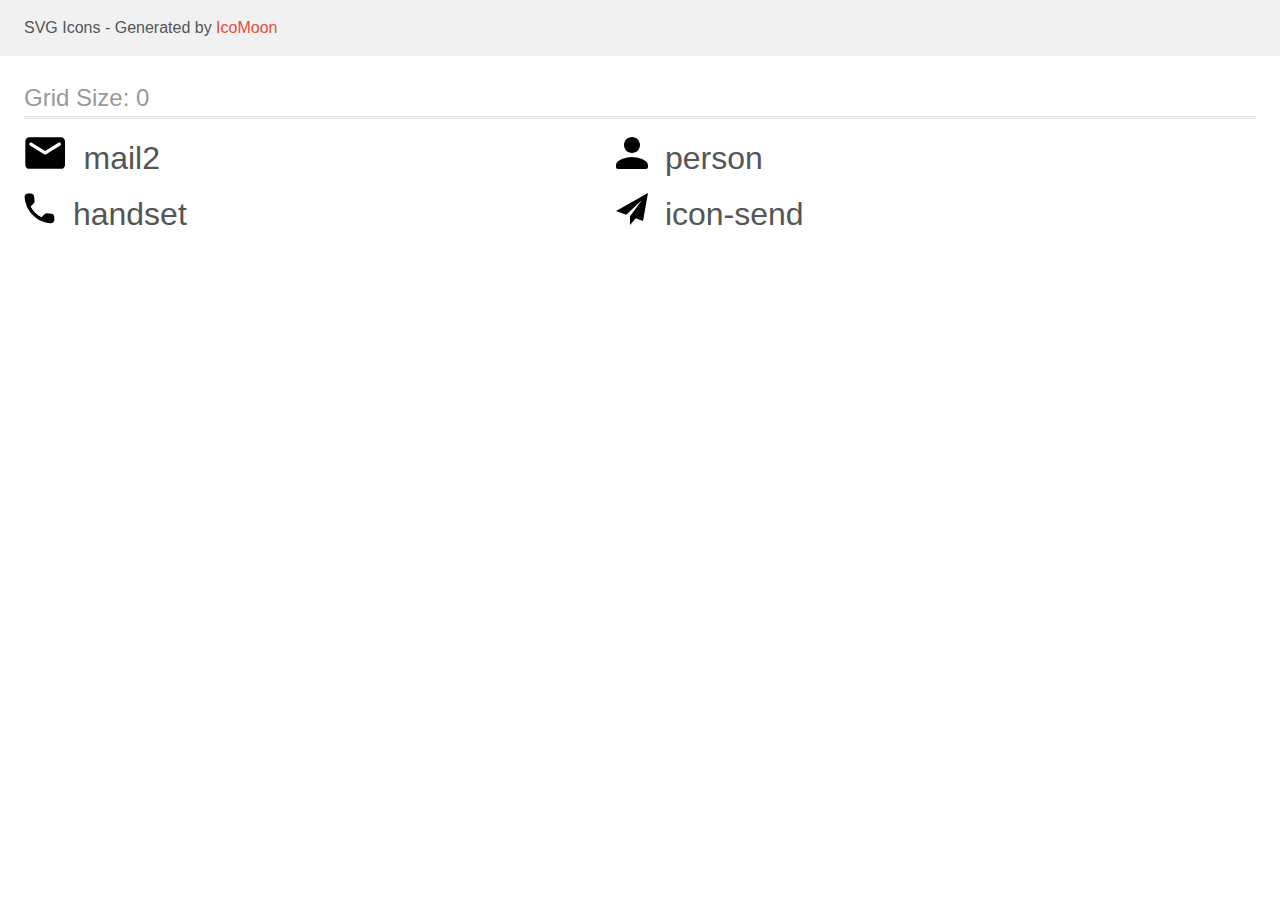
<file: images/svg/icomoon2/demo.html>
<!doctype html>
<html>
<head>
    <title>IcoMoon - SVG Icons</title>
    <meta charset="utf-8">
    <meta name="viewport" content="width=device-width, initial-scale=1">
    <link rel="stylesheet" href="demo-files/demo.css">
    <link rel="stylesheet" href="style.css">
</head>
<body>
<svg aria-hidden="true" style="position: absolute; width: 0; height: 0; overflow: hidden;" version="1.1" xmlns="http://www.w3.org/2000/svg" xmlns:xlink="http://www.w3.org/1999/xlink">
<defs>
<symbol id="mail2" viewBox="0 0 43 32">
<path d="M37.333 0h-32c-2.2 0-3.98 1.8-3.98 4l-0.020 24c0 2.2 1.8 4 4 4h32c2.2 0 4-1.8 4-4v-24c0-2.2-1.8-4-4-4zM36.533 8.5l-14.14 8.84c-0.64 0.4-1.48 0.4-2.12 0l-14.14-8.84c-0.5-0.32-0.8-0.86-0.8-1.44 0-1.34 1.46-2.14 2.6-1.44l13.4 8.38 13.4-8.38c1.14-0.7 2.6 0.1 2.6 1.44 0 0.58-0.3 1.12-0.8 1.44z"></path>
</symbol>
<symbol id="person" viewBox="0 0 32 32">
<path d="M16 16c4.42 0 8-3.58 8-8s-3.58-8-8-8c-4.42 0-8 3.58-8 8s3.58 8 8 8zM16 20c-5.34 0-16 2.68-16 8v2c0 1.1 0.9 2 2 2h28c1.1 0 2-0.9 2-2v-2c0-5.32-10.66-8-16-8z"></path>
</symbol>
<symbol id="handset" viewBox="0 0 32 32">
<path d="M27.419 20.852l-4.201-0.48c-1.009-0.116-2.002 0.232-2.713 0.943l-3.044 3.044c-4.681-2.382-8.519-6.203-10.901-10.901l3.060-3.060c0.711-0.711 1.059-1.704 0.943-2.713l-0.48-4.168c-0.198-1.671-1.604-2.928-3.292-2.928h-2.862c-1.869 0-3.424 1.555-3.308 3.424 0.877 14.126 12.174 25.407 26.284 26.284 1.869 0.116 3.424-1.439 3.424-3.308v-2.862c0.016-1.671-1.241-3.077-2.911-3.275z"></path>
</symbol>
<symbol id="icon-send" viewBox="0 0 32 32">
<path d="M32 0l-32 18 10.227 3.788 15.773-14.788-11.998 16.186 0.010 0.004-0.012-0.004v8.814l5.735-6.691 7.265 2.691 5-28z"></path>
</symbol>
</defs>
</svg>

<header class="bgc1 clearfix">
<div class="mhl">
    <p>SVG Icons - Generated by <a href="https://icomoon.io/app">IcoMoon</a></p>
</div>
</header>
    <div class="clearfix mhl ptl">
        <h1 class="mvm mtn fgc1">Grid Size: 0</h1>
        <div class="glyph fs1">
            <div class="clearfix pbs">
                <svg class="icon mail2"><use xlink:href="#mail2"></use></svg><span class="name"> mail2</span>
            </div>
        </div>
        <div class="glyph fs1">
            <div class="clearfix pbs">
                <svg class="icon person"><use xlink:href="#person"></use></svg><span class="name"> person</span>
            </div>
        </div>
        <div class="glyph fs1">
            <div class="clearfix pbs">
                <svg class="icon handset"><use xlink:href="#handset"></use></svg><span class="name"> handset</span>
            </div>
        </div>
        <div class="glyph fs1">
            <div class="clearfix pbs">
                <svg class="icon icon-send"><use xlink:href="#icon-send"></use></svg><span class="name"> icon-send</span>
            </div>
        </div>
  </div>
<script defer src="svgxuse.js"></script>
</body>
</html>
</file>
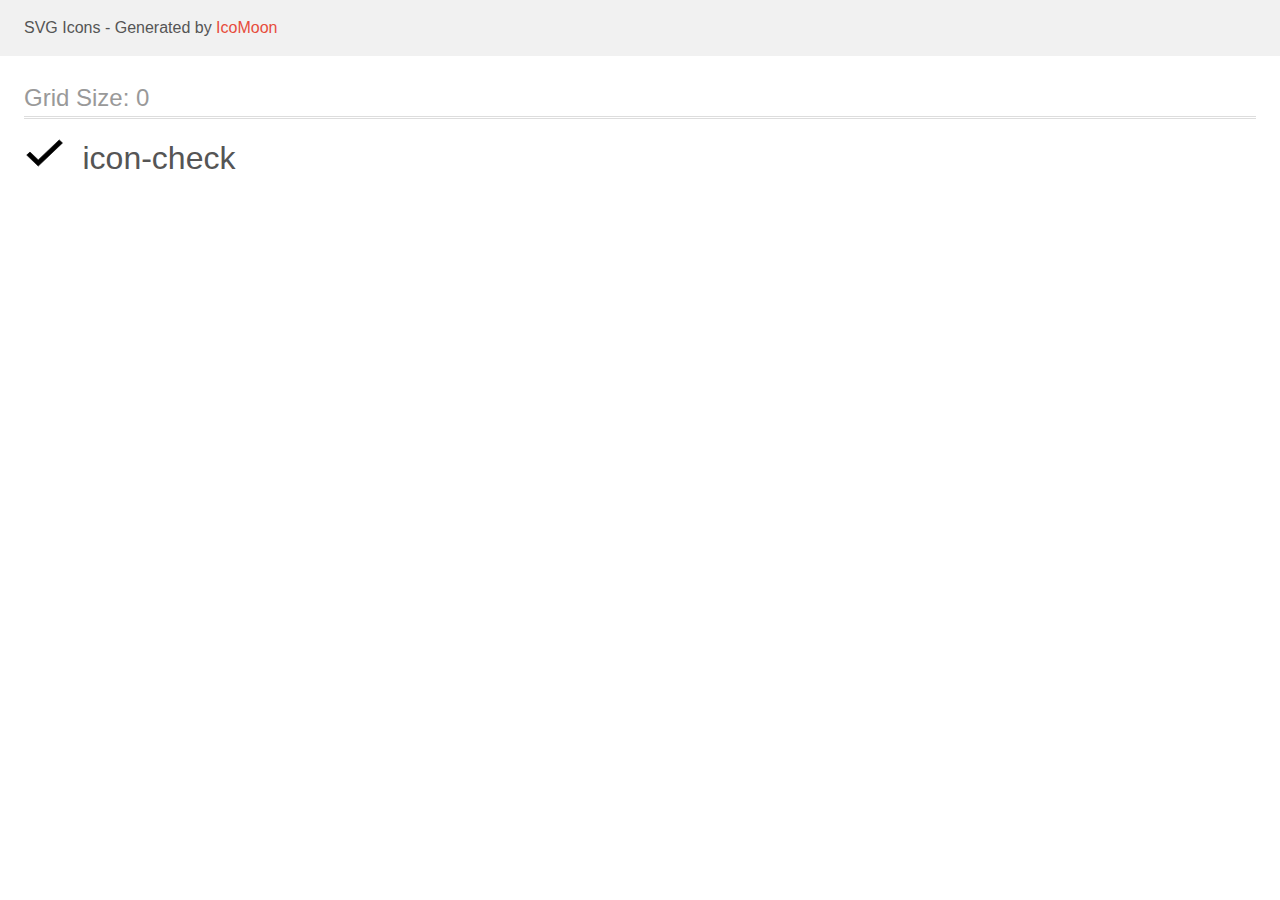
<file: images/svg/icomoon3/demo.html>
<!doctype html>
<html>
<head>
    <title>IcoMoon - SVG Icons</title>
    <meta charset="utf-8">
    <meta name="viewport" content="width=device-width, initial-scale=1">
    <link rel="stylesheet" href="demo-files/demo.css">
    <link rel="stylesheet" href="style.css">
</head>
<body>
<svg aria-hidden="true" style="position: absolute; width: 0; height: 0; overflow: hidden;" version="1.1" xmlns="http://www.w3.org/2000/svg" xmlns:xlink="http://www.w3.org/1999/xlink">
<defs>
<symbol id="icon-check" viewBox="0 0 42 32">
<path stroke-linejoin="miter" stroke-linecap="butt" stroke-miterlimit="4" stroke-width="0.64" d="M6.263 15.205l-0.22-0.21-3.307 3.132 11.651 11.114 24.477-23.351-3.285-3.134-21.192 20.197-8.124-7.75z"></path>
</symbol>
</defs>
</svg>

<header class="bgc1 clearfix">
<div class="mhl">
    <p>SVG Icons - Generated by <a href="https://icomoon.io/app">IcoMoon</a></p>
</div>
</header>
    <div class="clearfix mhl ptl">
        <h1 class="mvm mtn fgc1">Grid Size: 0</h1>
        <div class="glyph fs1">
            <div class="clearfix pbs">
                <svg class="icon icon-check"><use xlink:href="#icon-check"></use></svg><span class="name"> icon-check</span>
            </div>
        </div>
  </div>
<script defer src="svgxuse.js"></script>
</body>
</html>
</file>
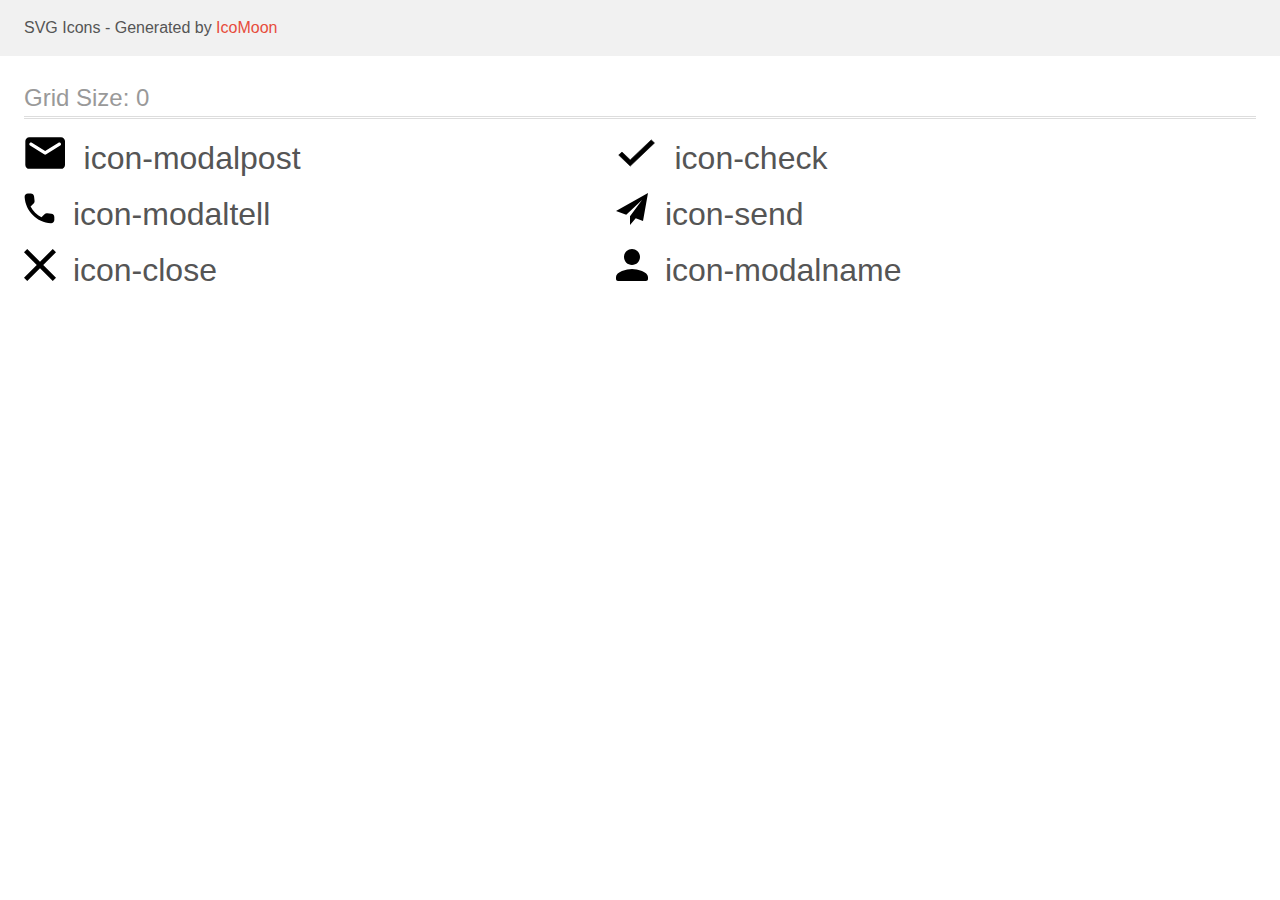
<file: images/svg/icomoon4/demo.html>
<!doctype html>
<html>
<head>
    <title>IcoMoon - SVG Icons</title>
    <meta charset="utf-8">
    <meta name="viewport" content="width=device-width, initial-scale=1">
    <link rel="stylesheet" href="demo-files/demo.css">
    <link rel="stylesheet" href="style.css">
</head>
<body>
<svg aria-hidden="true" style="position: absolute; width: 0; height: 0; overflow: hidden;" version="1.1" xmlns="http://www.w3.org/2000/svg" xmlns:xlink="http://www.w3.org/1999/xlink">
<defs>
<symbol id="icon-modalpost" viewBox="0 0 43 32">
<path d="M37.333 0h-32c-2.2 0-3.98 1.8-3.98 4l-0.020 24c0 2.2 1.8 4 4 4h32c2.2 0 4-1.8 4-4v-24c0-2.2-1.8-4-4-4zM36.533 8.5l-14.14 8.84c-0.64 0.4-1.48 0.4-2.12 0l-14.14-8.84c-0.5-0.32-0.8-0.86-0.8-1.44 0-1.34 1.46-2.14 2.6-1.44l13.4 8.38 13.4-8.38c1.14-0.7 2.6 0.1 2.6 1.44 0 0.58-0.3 1.12-0.8 1.44z"></path>
</symbol>
<symbol id="icon-check" viewBox="0 0 42 32">
<path stroke-linejoin="miter" stroke-linecap="butt" stroke-miterlimit="4" stroke-width="0.64" d="M6.263 15.205l-0.22-0.21-3.307 3.132 11.651 11.114 24.477-23.351-3.285-3.134-21.192 20.197-8.124-7.75z"></path>
</symbol>
<symbol id="icon-modaltell" viewBox="0 0 32 32">
<path d="M27.419 20.852l-4.201-0.48c-1.009-0.116-2.002 0.232-2.713 0.943l-3.044 3.044c-4.681-2.382-8.519-6.203-10.901-10.901l3.060-3.060c0.711-0.711 1.059-1.704 0.943-2.713l-0.48-4.168c-0.198-1.671-1.604-2.928-3.292-2.928h-2.862c-1.869 0-3.424 1.555-3.308 3.424 0.877 14.126 12.174 25.407 26.284 26.284 1.869 0.116 3.424-1.439 3.424-3.308v-2.862c0.016-1.671-1.241-3.077-2.911-3.275z"></path>
</symbol>
<symbol id="icon-send" viewBox="0 0 32 32">
<path d="M32 0l-32 18 10.227 3.788 15.773-14.788-11.998 16.186 0.010 0.004-0.012-0.004v8.814l5.735-6.691 7.265 2.691 5-28z"></path>
</symbol>
<symbol id="icon-close" viewBox="0 0 32 32">
<path d="M32 3.223l-3.223-3.223-12.777 12.777-12.777-12.777-3.223 3.223 12.777 12.777-12.777 12.777 3.223 3.223 12.777-12.777 12.777 12.777 3.223-3.223-12.777-12.777 12.777-12.777z"></path>
</symbol>
<symbol id="icon-modalname" viewBox="0 0 32 32">
<path d="M16 16c4.42 0 8-3.58 8-8s-3.58-8-8-8c-4.42 0-8 3.58-8 8s3.58 8 8 8zM16 20c-5.34 0-16 2.68-16 8v2c0 1.1 0.9 2 2 2h28c1.1 0 2-0.9 2-2v-2c0-5.32-10.66-8-16-8z"></path>
</symbol>
</defs>
</svg>

<header class="bgc1 clearfix">
<div class="mhl">
    <p>SVG Icons - Generated by <a href="https://icomoon.io/app">IcoMoon</a></p>
</div>
</header>
    <div class="clearfix mhl ptl">
        <h1 class="mvm mtn fgc1">Grid Size: 0</h1>
        <div class="glyph fs1">
            <div class="clearfix pbs">
                <svg class="icon icon-modalpost"><use xlink:href="#icon-modalpost"></use></svg><span class="name"> icon-modalpost</span>
            </div>
        </div>
        <div class="glyph fs1">
            <div class="clearfix pbs">
                <svg class="icon icon-check"><use xlink:href="#icon-check"></use></svg><span class="name"> icon-check</span>
            </div>
        </div>
        <div class="glyph fs1">
            <div class="clearfix pbs">
                <svg class="icon icon-modaltell"><use xlink:href="#icon-modaltell"></use></svg><span class="name"> icon-modaltell</span>
            </div>
        </div>
        <div class="glyph fs1">
            <div class="clearfix pbs">
                <svg class="icon icon-send"><use xlink:href="#icon-send"></use></svg><span class="name"> icon-send</span>
            </div>
        </div>
        <div class="glyph fs1">
            <div class="clearfix pbs">
                <svg class="icon icon-close"><use xlink:href="#icon-close"></use></svg><span class="name"> icon-close</span>
            </div>
        </div>
        <div class="glyph fs1">
            <div class="clearfix pbs">
                <svg class="icon icon-modalname"><use xlink:href="#icon-modalname"></use></svg><span class="name"> icon-modalname</span>
            </div>
        </div>
  </div>
<script defer src="svgxuse.js"></script>
</body>
</html>
</file>
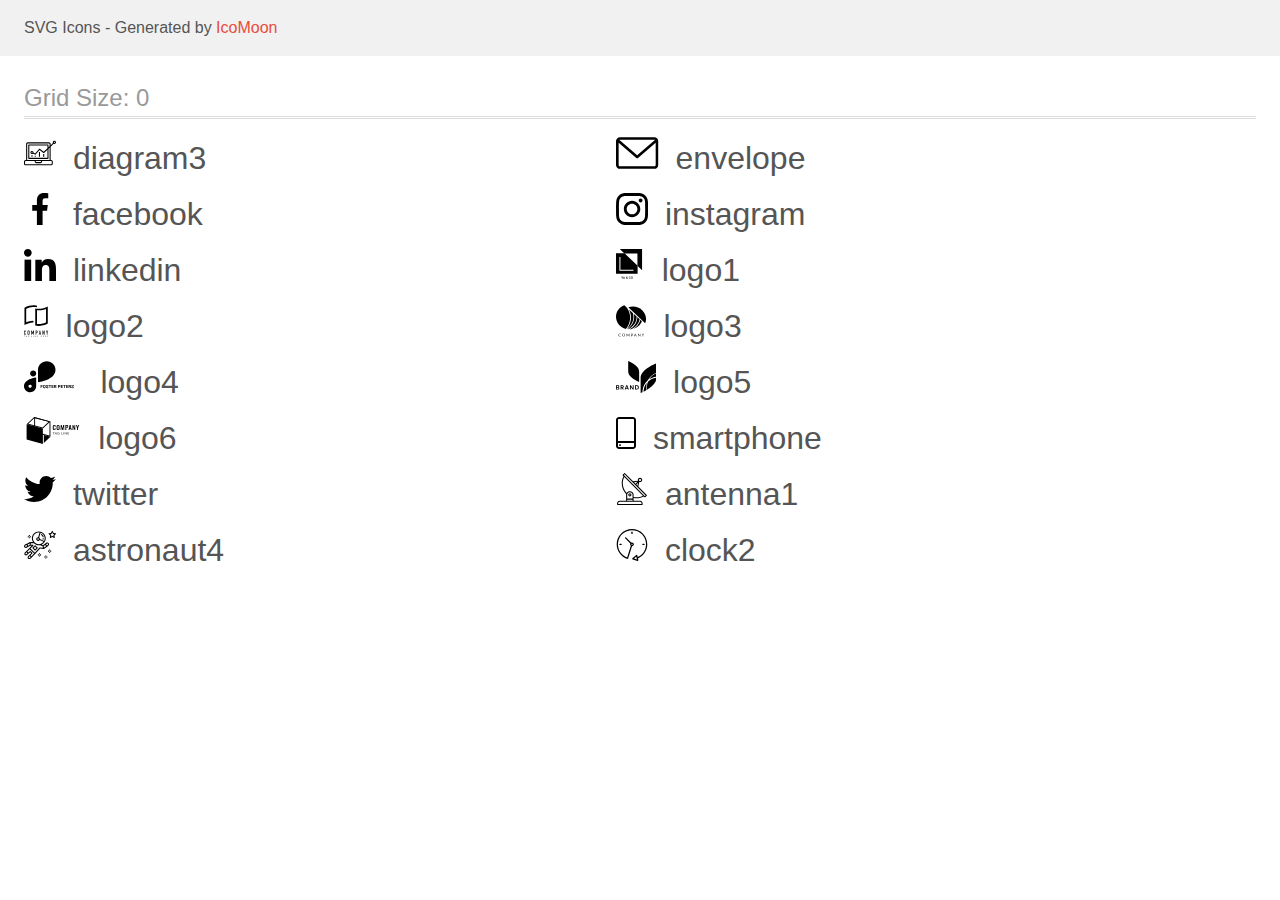
<file: images/svg/test2/icomoon/demo.html>
<!doctype html>
<html>
<head>
    <title>IcoMoon - SVG Icons</title>
    <meta charset="utf-8">
    <meta name="viewport" content="width=device-width, initial-scale=1">
    <link rel="stylesheet" href="demo-files/demo.css">
    <link rel="stylesheet" href="style.css">
</head>
<body>
<svg aria-hidden="true" style="position: absolute; width: 0; height: 0; overflow: hidden;" version="1.1" xmlns="http://www.w3.org/2000/svg" xmlns:xlink="http://www.w3.org/1999/xlink">
<defs>
<symbol id="diagram3" viewBox="0 0 32 32">
<path d="M14.926 14.965h1.066v4.798h-1.066v-4.797z"></path>
<path d="M19.19 17.097h1.066v2.665h-1.066v-2.665z"></path>
<path d="M10.661 18.696h1.066v1.066h-1.066v-1.066z"></path>
<path d="M7.463 18.163h1.066v1.599h-1.066v-1.599z"></path>
<path d="M1.599 28.291h25.587c0.883 0 1.599-0.716 1.599-1.599v-2.132c0-0.883-0.716-1.599-1.599-1.599h-0.533v-13.293l3.028-2.868c0.703 0.346 1.553 0.136 2.013-0.499s0.396-1.508-0.152-2.068-1.42-0.644-2.065-0.198c-0.644 0.446-0.873 1.292-0.542 2.002l-2.281 2.163v-1.23c0-0.883-0.716-1.599-1.599-1.599h-21.322c-0.883 0-1.599 0.716-1.599 1.599v15.992h-0.533c-0.883 0-1.599 0.716-1.599 1.599v2.132c0 0.883 0.716 1.599 1.599 1.599zM30.384 4.837c0.294 0 0.533 0.239 0.533 0.533s-0.239 0.533-0.533 0.533c-0.294 0-0.533-0.239-0.533-0.533s0.239-0.533 0.533-0.533zM3.198 6.969c0-0.294 0.239-0.533 0.533-0.533h21.322c0.294 0 0.533 0.239 0.533 0.533v2.239l-1.066 1.013v-2.186c0-0.294-0.239-0.533-0.533-0.533h-19.19c-0.294 0-0.533 0.239-0.533 0.533v13.326c0 0.294 0.239 0.533 0.533 0.533h19.19c0.294 0 0.533-0.239 0.533-0.533v-9.674l1.066-1.010v12.284h-22.388v-15.992zM7.996 13.899c-0.721-0.002-1.354 0.478-1.546 1.174s0.105 1.433 0.725 1.801c0.62 0.368 1.41 0.276 1.928-0.226l1.853 0.93c0.215 0.108 0.476 0.057 0.636-0.123l3.939-4.431 3.872 2.901c0.208 0.156 0.498 0.139 0.686-0.039l3.365-3.188v8.131h-18.124v-12.26h18.124v2.66l-3.771 3.572-3.904-2.927c-0.222-0.166-0.534-0.135-0.718 0.072l-3.993 4.493-1.493-0.746c0.011-0.064 0.018-0.129 0.020-0.193 0-0.883-0.716-1.599-1.599-1.599zM8.529 15.498c0 0.294-0.239 0.533-0.533 0.533s-0.533-0.239-0.533-0.533c0-0.294 0.239-0.533 0.533-0.533s0.533 0.239 0.533 0.533zM11.727 24.026h5.331v0.533c0 0.294-0.239 0.533-0.533 0.533h-4.264c-0.294 0-0.533-0.239-0.533-0.533v-0.533zM1.066 24.56c0-0.294 0.239-0.533 0.533-0.533h9.062v0.533c0 0.883 0.716 1.599 1.599 1.599h4.264c0.883 0 1.599-0.716 1.599-1.599v-0.533h9.062c0.294 0 0.533 0.239 0.533 0.533v2.132c0 0.294-0.239 0.533-0.533 0.533h-25.587c-0.294 0-0.533-0.239-0.533-0.533v-2.132z"></path>
</symbol>
<symbol id="envelope" viewBox="0 0 43 32">
<path d="M38.667 0h-34.667c-2.206 0-4 1.794-4 4v24c0 2.206 1.794 4 4 4h34.667c2.206 0 4-1.794 4-4v-24c0-2.206-1.794-4-4-4zM38.667 2.667c0.181 0 0.353 0.038 0.511 0.103l-17.844 15.466-17.844-15.466c0.158-0.066 0.33-0.103 0.511-0.103h34.667zM38.667 29.333h-34.667c-0.736 0-1.333-0.598-1.333-1.333v-22.413l17.793 15.421c0.251 0.217 0.563 0.326 0.874 0.326s0.622-0.108 0.874-0.326l17.793-15.421v22.413c0 0.736-0.598 1.333-1.333 1.333z"></path>
</symbol>
<symbol id="facebook" viewBox="0 0 32 32">
<path d="M21.329 5.313h2.921v-5.088c-0.504-0.069-2.237-0.225-4.256-0.225-4.212 0-7.097 2.649-7.097 7.519v4.481h-4.648v5.688h4.648v14.312h5.699v-14.311h4.46l0.708-5.688h-5.169v-3.919c0.001-1.644 0.444-2.769 2.735-2.769z"></path>
</symbol>
<symbol id="instagram" viewBox="0 0 32 32">
<path d="M31.969 9.408c-0.075-1.7-0.35-2.869-0.744-3.882-0.406-1.075-1.031-2.038-1.85-2.838-0.8-0.813-1.769-1.444-2.832-1.844-1.019-0.394-2.182-0.669-3.882-0.744-1.713-0.081-2.257-0.1-6.601-0.1s-4.888 0.019-6.595 0.094c-1.7 0.075-2.869 0.35-3.882 0.744-1.075 0.406-2.038 1.031-2.838 1.85-0.813 0.8-1.444 1.769-1.844 2.832-0.394 1.019-0.669 2.182-0.744 3.882-0.081 1.713-0.1 2.257-0.1 6.601s0.019 4.888 0.094 6.595c0.075 1.7 0.35 2.869 0.744 3.882 0.406 1.075 1.038 2.038 1.85 2.838 0.8 0.813 1.769 1.444 2.832 1.844 1.019 0.394 2.182 0.669 3.882 0.744 1.706 0.075 2.25 0.094 6.595 0.094s4.888-0.019 6.595-0.094c1.7-0.075 2.869-0.35 3.882-0.744 2.151-0.832 3.851-2.532 4.682-4.682 0.394-1.019 0.669-2.182 0.744-3.882 0.075-1.707 0.094-2.251 0.094-6.595s-0.006-4.888-0.081-6.595zM29.087 22.473c-0.069 1.563-0.331 2.407-0.55 2.969-0.538 1.394-1.644 2.5-3.038 3.038-0.563 0.219-1.413 0.481-2.969 0.55-1.688 0.075-2.194 0.094-6.464 0.094s-4.782-0.019-6.464-0.094c-1.563-0.069-2.407-0.331-2.969-0.55-0.694-0.256-1.325-0.663-1.838-1.194-0.531-0.519-0.938-1.144-1.194-1.838-0.219-0.563-0.481-1.413-0.55-2.969-0.075-1.688-0.094-2.194-0.094-6.464s0.019-4.782 0.094-6.464c0.069-1.563 0.331-2.407 0.55-2.969 0.256-0.694 0.663-1.325 1.2-1.838 0.519-0.531 1.144-0.938 1.838-1.194 0.563-0.219 1.413-0.481 2.969-0.55 1.688-0.075 2.194-0.094 6.464-0.094 4.276 0 4.782 0.019 6.464 0.094 1.563 0.069 2.407 0.331 2.969 0.55 0.694 0.256 1.325 0.662 1.838 1.194 0.531 0.519 0.938 1.144 1.194 1.838 0.219 0.563 0.481 1.413 0.55 2.969 0.075 1.688 0.094 2.194 0.094 6.464s-0.019 4.77-0.094 6.458z"></path>
<path d="M16.059 7.783c-4.538 0-8.22 3.682-8.22 8.22s3.682 8.22 8.22 8.22c4.538 0 8.22-3.682 8.22-8.22s-3.682-8.22-8.22-8.22zM16.059 21.335c-2.944 0-5.332-2.388-5.332-5.332s2.388-5.332 5.332-5.332c2.944 0 5.332 2.388 5.332 5.332s-2.388 5.332-5.332 5.332z"></path>
<path d="M26.524 7.458c0 1.060-0.859 1.919-1.919 1.919s-1.919-0.859-1.919-1.919c0-1.060 0.859-1.919 1.919-1.919s1.919 0.859 1.919 1.919z"></path>
</symbol>
<symbol id="linkedin" viewBox="0 0 32 32">
<path d="M31.992 32v-0.001h0.008v-11.736c0-5.741-1.236-10.164-7.948-10.164-3.227 0-5.392 1.771-6.276 3.449h-0.093v-2.913h-6.364v21.364h6.627v-10.579c0-2.785 0.528-5.479 3.977-5.479 3.399 0 3.449 3.179 3.449 5.657v10.401h6.62z"></path>
<path d="M0.528 10.636h6.635v21.364h-6.635v-21.364z"></path>
<path d="M3.843 0c-2.121 0-3.843 1.721-3.843 3.843s1.721 3.879 3.843 3.879c2.121 0 3.843-1.757 3.843-3.879-0.001-2.121-1.723-3.843-3.843-3.843v0z"></path>
</symbol>
<symbol id="logo1" viewBox="0 0 29 32">
<path d="M3.84 0l4.677 4.428h13.046v12.351l4.677 4.428v-21.206h-22.4z"></path>
<path d="M0 4.241v20.6h21.76v-8.188l-13.105-12.406-8.655-0.005zM17.615 21.828h-14.172v-13.854h1.002v12.916h13.17v0.938z"></path>
<path d="M6.266 28.662l0.523-1.078h0.438l-0.763 1.438v0.837h-0.397v-0.837l-0.764-1.438h0.439l0.523 1.078zM8.513 29.329h-0.881l-0.184 0.53h-0.411l0.859-2.275h0.355l0.861 2.275h-0.412l-0.186-0.53zM7.743 29.010h0.659l-0.33-0.944-0.33 0.944zM10.071 29.244c0-0.105 0.029-0.202 0.086-0.289 0.057-0.089 0.17-0.193 0.339-0.314-0.088-0.111-0.151-0.206-0.186-0.284s-0.052-0.154-0.052-0.227c0-0.178 0.054-0.319 0.162-0.422s0.254-0.156 0.438-0.156c0.166 0 0.301 0.049 0.406 0.147 0.106 0.097 0.159 0.217 0.159 0.361 0 0.095-0.024 0.182-0.072 0.262-0.048 0.079-0.127 0.158-0.236 0.238l-0.155 0.113 0.439 0.519c0.064-0.125 0.095-0.264 0.095-0.417h0.33c0 0.28-0.066 0.51-0.197 0.689l0.334 0.395h-0.441l-0.128-0.152c-0.162 0.122-0.356 0.183-0.581 0.183s-0.405-0.059-0.541-0.178c-0.134-0.12-0.202-0.276-0.202-0.467zM10.824 29.587c0.128 0 0.248-0.043 0.359-0.128l-0.497-0.586-0.048 0.034c-0.125 0.095-0.188 0.203-0.188 0.325 0 0.105 0.034 0.191 0.102 0.256s0.158 0.098 0.272 0.098zM10.615 28.121c0 0.087 0.054 0.197 0.161 0.33l0.173-0.119 0.048-0.039c0.065-0.057 0.097-0.131 0.097-0.22 0-0.059-0.022-0.11-0.067-0.152-0.045-0.043-0.102-0.064-0.17-0.064-0.074 0-0.133 0.025-0.177 0.075s-0.066 0.113-0.066 0.189zM14.748 29.118c-0.023 0.243-0.113 0.432-0.269 0.569-0.156 0.135-0.364 0.203-0.623 0.203-0.181 0-0.341-0.043-0.48-0.128-0.137-0.086-0.244-0.209-0.319-0.367s-0.114-0.342-0.117-0.552v-0.212c0-0.215 0.038-0.404 0.114-0.567s0.185-0.29 0.327-0.378c0.143-0.088 0.307-0.133 0.494-0.133 0.251 0 0.453 0.068 0.606 0.205s0.242 0.329 0.267 0.578h-0.394c-0.019-0.164-0.067-0.281-0.144-0.353-0.076-0.073-0.188-0.109-0.336-0.109-0.172 0-0.304 0.063-0.397 0.189-0.092 0.125-0.139 0.309-0.141 0.552v0.202c0 0.246 0.044 0.433 0.131 0.563s0.218 0.194 0.387 0.194c0.155 0 0.272-0.035 0.35-0.105s0.128-0.186 0.148-0.348h0.394zM16.918 28.78c0 0.223-0.039 0.419-0.116 0.588-0.077 0.168-0.188 0.297-0.331 0.388-0.143 0.090-0.307 0.134-0.494 0.134-0.184 0-0.349-0.045-0.494-0.134-0.144-0.091-0.255-0.219-0.334-0.386-0.078-0.167-0.118-0.359-0.119-0.576v-0.128c0-0.222 0.039-0.418 0.117-0.588 0.079-0.17 0.19-0.299 0.333-0.389 0.144-0.091 0.308-0.136 0.494-0.136s0.349 0.045 0.492 0.134c0.144 0.088 0.255 0.217 0.333 0.384s0.118 0.361 0.119 0.583v0.127zM16.523 28.662c0-0.252-0.048-0.445-0.144-0.58-0.095-0.134-0.23-0.202-0.405-0.202-0.171 0-0.305 0.067-0.402 0.202-0.096 0.133-0.145 0.322-0.147 0.567v0.131c0 0.25 0.048 0.443 0.145 0.58s0.233 0.205 0.406 0.205c0.175 0 0.309-0.067 0.403-0.2 0.095-0.133 0.142-0.328 0.142-0.584v-0.119z"></path>
</symbol>
<symbol id="logo2" viewBox="0 0 25 32">
<path d="M10.447 1.806h0.084c0.156 0 0.324 0.016 0.49 0.030 0.734 0.052 1.463 0.162 2.179 0.329v-1.762c-0.738-0.185-1.491-0.305-2.25-0.358-0.288-0.022-0.595-0.036-0.909-0.044h-0.263c-1.523 0.006-3.039 0.201-4.515 0.582-1.68 0.419-3.293 1.075-4.79 1.948v17.475c1.442-0.783 2.976-1.381 4.566-1.779 1.256-0.32 2.539-0.517 3.833-0.588h0.051c0.216-0.011 0.433-0.017 0.655-0.019v-1.79c-1.681 0.022-3.353 0.244-4.982 0.662-0.602 0.157-1.185 0.325-1.731 0.513l-0.623 0.211v-13.625l0.266-0.128c2.032-0.963 4.229-1.524 6.471-1.651 0.019-0.001 0.037-0.001 0.056 0 0.248-0.013 0.497-0.019 0.741-0.019h0.28c0.129 0.003 0.258 0.006 0.388 0.014z"></path>
<path d="M14.837 3.651c-0.409 0-0.814-0.014-1.205-0.044-0.467-0.034-0.947-0.091-1.401-0.167-0.277-0.047-0.55-0.103-0.814-0.164v17.275c1.12 0.277 2.271 0.413 3.425 0.404 1.523-0.006 3.039-0.201 4.515-0.581 1.68-0.42 3.294-1.075 4.792-1.948v-17.163c-1.442 0.783-2.975 1.381-4.564 1.781-1.551 0.398-3.145 0.603-4.747 0.609zM21.745 3.95l0.623-0.21v13.63l-0.266 0.128c-1.021 0.486-2.087 0.869-3.184 1.144-1.331 0.344-2.7 0.522-4.074 0.527-0.411 0-0.819-0.017-1.214-0.052l-0.427-0.038v-14.017l0.497 0.033c0.361 0.023 0.735 0.034 1.141 0.034 1.745-0.006 3.482-0.229 5.173-0.663 0.581-0.153 1.158-0.325 1.731-0.518z"></path>
<path d="M1.684 25.977c-0.090-0.093-0.197-0.166-0.317-0.214s-0.247-0.071-0.376-0.066c-0.137-0.002-0.273 0.024-0.4 0.075-0.117 0.046-0.222 0.116-0.311 0.205s-0.156 0.196-0.201 0.313c-0.049 0.123-0.073 0.254-0.072 0.387v2.335c-0.006 0.165 0.026 0.328 0.092 0.479 0.055 0.12 0.135 0.226 0.233 0.313 0.093 0.079 0.203 0.135 0.321 0.166 0.114 0.032 0.231 0.048 0.349 0.049 0.13 0.001 0.259-0.027 0.377-0.081 0.117-0.051 0.222-0.124 0.311-0.216 0.087-0.091 0.156-0.197 0.204-0.313 0.050-0.118 0.075-0.244 0.075-0.372v-0.261h-0.61v0.208c0.002 0.071-0.010 0.142-0.036 0.208-0.020 0.050-0.050 0.095-0.089 0.131-0.038 0.031-0.081 0.053-0.128 0.067-0.041 0.014-0.084 0.021-0.128 0.022-0.054 0.006-0.11-0.002-0.16-0.024s-0.094-0.057-0.126-0.101c-0.058-0.094-0.086-0.203-0.081-0.313v-2.177c-0.004-0.121 0.022-0.241 0.075-0.349 0.032-0.049 0.077-0.089 0.129-0.114s0.112-0.034 0.17-0.027c0.053-0.002 0.105 0.009 0.152 0.032s0.089 0.057 0.12 0.099c0.068 0.090 0.104 0.2 0.101 0.313v0.202h0.604v-0.238c0.001-0.14-0.024-0.278-0.075-0.408-0.045-0.122-0.114-0.234-0.204-0.329z"></path>
<path d="M5.31 25.95c-0.195-0.164-0.44-0.255-0.694-0.257-0.124 0-0.248 0.023-0.364 0.066-0.119 0.042-0.228 0.107-0.322 0.191-0.101 0.091-0.182 0.202-0.237 0.327-0.061 0.143-0.092 0.297-0.089 0.452v2.239c-0.004 0.158 0.026 0.314 0.089 0.459 0.055 0.12 0.136 0.227 0.237 0.313 0.093 0.087 0.203 0.154 0.322 0.197 0.117 0.043 0.24 0.065 0.364 0.066s0.248-0.023 0.364-0.066c0.121-0.044 0.233-0.111 0.33-0.197 0.097-0.087 0.176-0.194 0.23-0.313 0.063-0.145 0.093-0.301 0.089-0.459v-2.239c0.003-0.155-0.027-0.31-0.089-0.452-0.054-0.123-0.133-0.235-0.23-0.327zM5.025 28.969c0.005 0.060-0.003 0.12-0.024 0.176s-0.054 0.107-0.097 0.148c-0.081 0.068-0.182 0.105-0.287 0.105s-0.207-0.037-0.287-0.105c-0.043-0.041-0.076-0.092-0.097-0.148s-0.029-0.116-0.024-0.176v-2.239c-0.005-0.060 0.003-0.12 0.024-0.176s0.054-0.107 0.097-0.148c0.081-0.068 0.182-0.105 0.287-0.105s0.207 0.037 0.287 0.105c0.043 0.041 0.076 0.092 0.097 0.148s0.029 0.116 0.024 0.176v2.239z"></path>
<path d="M10.072 29.969v-4.239h-0.587l-0.771 2.244h-0.011l-0.777-2.244h-0.581v4.239h0.606v-2.579h0.011l0.593 1.823h0.302l0.598-1.823h0.011v2.579h0.606z"></path>
<path d="M13.513 26.027c-0.093-0.105-0.211-0.184-0.342-0.232-0.142-0.046-0.29-0.068-0.439-0.066h-0.9v4.239h0.604v-1.656h0.311c0.188 0.009 0.376-0.031 0.545-0.116 0.137-0.076 0.252-0.188 0.332-0.324 0.070-0.113 0.117-0.238 0.139-0.369 0.024-0.16 0.035-0.321 0.033-0.482 0.006-0.204-0.014-0.407-0.059-0.606-0.040-0.147-0.117-0.281-0.223-0.39zM13.201 27.319c-0.003 0.077-0.022 0.152-0.056 0.221-0.035 0.065-0.089 0.117-0.156 0.149-0.089 0.040-0.187 0.058-0.285 0.053h-0.276v-1.441h0.311c0.094-0.005 0.187 0.014 0.273 0.053 0.062 0.036 0.112 0.091 0.142 0.157 0.033 0.074 0.051 0.155 0.053 0.236 0 0.089 0 0.183 0 0.282s0.006 0.2 0 0.291h-0.006z"></path>
<path d="M16.374 25.73h-0.495l-0.934 4.239h0.604l0.177-0.911h0.824l0.177 0.911h0.604l-0.957-4.239zM15.817 28.481l0.297-1.537h0.011l0.296 1.537h-0.604z"></path>
<path d="M20.277 28.284h-0.011l-0.912-2.554h-0.581v4.239h0.604v-2.549h0.012l0.923 2.549h0.568v-4.239h-0.604v2.554z"></path>
<path d="M23.968 25.73l-0.486 1.685h-0.012l-0.486-1.685h-0.64l0.83 2.447v1.792h0.604v-1.792l0.83-2.447h-0.64z"></path>
<path d="M0 31.166h0.291v0.817h0.198v-0.817h0.29v-0.167h-0.778v0.167z"></path>
<path d="M2.447 30.998l-0.381 0.984h0.21l0.081-0.224h0.392l0.084 0.224h0.215l-0.391-0.984h-0.21zM2.416 31.593l0.134-0.365 0.134 0.365h-0.268z"></path>
<path d="M4.866 31.62h0.227v0.127c-0.066 0.053-0.149 0.082-0.234 0.083-0.040 0.002-0.079-0.005-0.116-0.021s-0.068-0.041-0.093-0.072c-0.052-0.075-0.078-0.165-0.073-0.257 0-0.219 0.095-0.329 0.283-0.329 0.050-0.005 0.099 0.008 0.14 0.037s0.070 0.071 0.082 0.12l0.195-0.038c-0.042-0.192-0.181-0.289-0.417-0.289-0.127-0.003-0.25 0.042-0.344 0.127-0.050 0.049-0.088 0.108-0.112 0.174s-0.034 0.135-0.029 0.205c-0.006 0.135 0.039 0.267 0.126 0.369 0.048 0.050 0.107 0.088 0.171 0.113s0.134 0.035 0.203 0.031c0.154 0.004 0.304-0.052 0.417-0.157v-0.388h-0.427v0.166z"></path>
<path d="M7.337 30.998h-0.199v0.984h0.69v-0.167h-0.49v-0.817z"></path>
<path d="M9.426 30.998h-0.199v0.984h0.199v-0.984z"></path>
<path d="M11.469 31.656l-0.403-0.657h-0.193v0.984h0.185v-0.643l0.395 0.643h0.198v-0.984h-0.182v0.657z"></path>
<path d="M13.315 31.549h0.49v-0.167h-0.49v-0.216h0.528v-0.167h-0.727v0.984h0.747v-0.167h-0.548v-0.266z"></path>
<path d="M17.792 31.387h-0.388v-0.388h-0.198v0.984h0.198v-0.43h0.388v0.43h0.198v-0.984h-0.198v0.388z"></path>
<path d="M19.649 31.549h0.492v-0.167h-0.492v-0.216h0.529v-0.167h-0.727v0.984h0.746v-0.167h-0.548v-0.266z"></path>
<path d="M22.168 31.549c0.171-0.027 0.258-0.117 0.258-0.274 0.005-0.042-0.001-0.084-0.018-0.123s-0.044-0.072-0.078-0.096c-0.089-0.045-0.189-0.065-0.288-0.058h-0.417v0.984h0.198v-0.412h0.039c0.042-0.003 0.084 0.005 0.123 0.022 0.029 0.018 0.053 0.043 0.070 0.072l0.215 0.313h0.237l-0.12-0.192c-0.053-0.095-0.128-0.176-0.218-0.236zM21.969 31.413h-0.146v-0.247h0.156c0.068-0.005 0.136 0.002 0.201 0.023 0.014 0.013 0.026 0.029 0.033 0.046s0.011 0.037 0.010 0.056c-0.001 0.019-0.006 0.038-0.015 0.055s-0.022 0.032-0.037 0.043c-0.065 0.020-0.133 0.028-0.201 0.023z"></path>
<path d="M24.067 31.549h0.49v-0.167h-0.49v-0.216h0.529v-0.167h-0.729v0.984h0.747v-0.167h-0.548v-0.266z"></path>
</symbol>
<symbol id="logo3" viewBox="0 0 31 32">
<path d="M4.722 31.103c0.011 0 0.022 0.003 0.032 0.007s0.019 0.011 0.027 0.018l0.153 0.161c-0.119 0.13-0.266 0.234-0.431 0.305-0.193 0.077-0.401 0.115-0.611 0.109-0.197 0.004-0.392-0.031-0.574-0.102-0.164-0.065-0.312-0.164-0.433-0.288-0.123-0.129-0.218-0.28-0.279-0.445-0.067-0.184-0.1-0.377-0.098-0.571-0.003-0.195 0.033-0.39 0.105-0.573 0.067-0.166 0.168-0.317 0.297-0.445 0.131-0.126 0.287-0.224 0.459-0.29 0.189-0.070 0.389-0.104 0.591-0.102 0.188-0.004 0.375 0.027 0.549 0.093 0.152 0.063 0.291 0.15 0.412 0.257l-0.128 0.171c-0.009 0.012-0.020 0.023-0.033 0.031-0.015 0.010-0.033 0.014-0.052 0.013-0.020-0.001-0.039-0.008-0.056-0.018l-0.069-0.046-0.096-0.058c-0.041-0.022-0.084-0.041-0.128-0.057-0.057-0.019-0.115-0.035-0.174-0.046-0.075-0.013-0.151-0.019-0.228-0.018-0.146-0.002-0.29 0.024-0.425 0.077-0.126 0.048-0.239 0.122-0.333 0.215-0.095 0.099-0.169 0.216-0.216 0.343-0.054 0.145-0.080 0.298-0.078 0.452-0.002 0.156 0.024 0.312 0.078 0.46 0.047 0.126 0.119 0.242 0.212 0.341 0.088 0.093 0.196 0.165 0.318 0.212 0.125 0.049 0.259 0.074 0.394 0.073 0.078 0.001 0.156-0.004 0.234-0.015 0.126-0.015 0.247-0.056 0.354-0.122 0.054-0.034 0.104-0.072 0.151-0.113 0.020-0.018 0.046-0.028 0.073-0.029z"></path>
<path d="M9.144 30.296c0.002 0.194-0.033 0.386-0.103 0.567-0.062 0.165-0.161 0.315-0.288 0.44s-0.282 0.224-0.452 0.289c-0.375 0.136-0.789 0.136-1.164 0-0.169-0.066-0.323-0.165-0.45-0.29-0.128-0.128-0.227-0.279-0.291-0.445-0.138-0.367-0.138-0.769 0-1.136 0.065-0.166 0.164-0.317 0.291-0.447 0.128-0.121 0.281-0.216 0.45-0.279 0.374-0.139 0.79-0.139 1.164 0 0.17 0.066 0.324 0.165 0.452 0.29 0.126 0.127 0.224 0.276 0.289 0.44 0.071 0.183 0.106 0.376 0.103 0.571zM8.742 30.296c0.003-0.155-0.022-0.309-0.073-0.456-0.043-0.126-0.113-0.242-0.205-0.341-0.090-0.094-0.2-0.167-0.323-0.215-0.272-0.1-0.574-0.1-0.846 0-0.123 0.048-0.234 0.121-0.324 0.215-0.093 0.098-0.164 0.215-0.207 0.341-0.097 0.297-0.097 0.615 0 0.912 0.043 0.126 0.114 0.242 0.207 0.341 0.090 0.093 0.2 0.166 0.324 0.213 0.273 0.097 0.573 0.097 0.846 0 0.123-0.047 0.234-0.12 0.323-0.213 0.092-0.099 0.162-0.215 0.205-0.341 0.051-0.147 0.076-0.301 0.073-0.456z"></path>
<path d="M12.161 30.774l0.040 0.102c0.015-0.036 0.029-0.069 0.044-0.102 0.015-0.034 0.031-0.068 0.050-0.1l0.978-1.694c0.019-0.029 0.036-0.047 0.056-0.053 0.026-0.008 0.053-0.011 0.080-0.009h0.289v2.755h-0.343v-2.026c0-0.026 0-0.055 0-0.086-0.002-0.032-0.002-0.063 0-0.095l-0.984 1.718c-0.012 0.026-0.032 0.047-0.058 0.063s-0.054 0.023-0.084 0.023h-0.056c-0.030 0-0.059-0.007-0.084-0.023s-0.045-0.037-0.057-0.063l-1.013-1.729c0 0.033 0 0.066 0 0.099s0 0.062 0 0.088v2.026h-0.331v-2.75h0.289c0.027-0.002 0.054 0.002 0.080 0.009 0.024 0.011 0.043 0.030 0.054 0.053l0.999 1.696c0.020 0.031 0.036 0.064 0.050 0.098z"></path>
<path d="M15.842 30.638v1.032h-0.383v-2.752h0.854c0.161-0.003 0.322 0.017 0.477 0.060 0.124 0.033 0.239 0.092 0.337 0.171 0.085 0.075 0.151 0.167 0.191 0.27 0.045 0.112 0.067 0.232 0.065 0.352 0.002 0.121-0.022 0.24-0.071 0.352-0.046 0.106-0.117 0.2-0.207 0.275-0.098 0.083-0.214 0.145-0.339 0.182-0.149 0.045-0.305 0.067-0.461 0.064l-0.463-0.007zM15.842 30.342h0.463c0.101 0.001 0.201-0.013 0.297-0.042 0.079-0.025 0.152-0.066 0.214-0.119 0.058-0.050 0.102-0.113 0.13-0.182 0.031-0.074 0.047-0.152 0.046-0.232 0.004-0.076-0.009-0.153-0.038-0.224s-0.075-0.135-0.134-0.188c-0.146-0.109-0.33-0.162-0.515-0.148h-0.463v1.134z"></path>
<path d="M20.987 31.673h-0.302c-0.030 0.001-0.060-0.008-0.084-0.026-0.022-0.017-0.039-0.039-0.050-0.064l-0.26-0.666h-1.307l-0.27 0.666c-0.010 0.024-0.026 0.046-0.048 0.062-0.024 0.019-0.055 0.028-0.086 0.027h-0.302l1.148-2.756h0.398l1.164 2.756zM19.092 30.65h1.080l-0.456-1.122c-0.035-0.084-0.064-0.171-0.086-0.259l-0.044 0.144c-0.013 0.044-0.029 0.084-0.042 0.117l-0.452 1.12z"></path>
<path d="M22.641 28.931c0.023 0.012 0.043 0.029 0.057 0.049l1.675 2.077c0-0.033 0-0.066 0-0.097s0-0.062 0-0.091v-1.951h0.343v2.756h-0.191c-0.027 0.001-0.054-0.005-0.078-0.016-0.024-0.013-0.044-0.030-0.061-0.051l-1.673-2.075c0.002 0.032 0.002 0.063 0 0.095 0 0.031 0 0.058 0 0.084v1.964h-0.343v-2.756h0.203c0.024-0.001 0.047 0.004 0.069 0.013z"></path>
<path d="M27.537 30.577v1.094h-0.383v-1.094l-1.059-1.66h0.343c0.029-0.002 0.059 0.007 0.082 0.024 0.021 0.018 0.038 0.039 0.052 0.062l0.662 1.071c0.027 0.046 0.050 0.088 0.069 0.128s0.034 0.078 0.048 0.117l0.050-0.119c0.019-0.043 0.040-0.085 0.065-0.126l0.653-1.078c0.014-0.021 0.030-0.041 0.050-0.058 0.023-0.019 0.052-0.029 0.082-0.027h0.346l-1.060 1.667z"></path>
<path d="M11.971 24.293c0.167 0.020 0.335 0.036 0.505 0.051 2.583-1.101 4.768-2.902 6.282-5.18s2.29-4.929 2.231-7.624l-2.846-2.712c0.579 2.869 0.308 5.836-0.782 8.567s-2.956 5.12-5.389 6.898z"></path>
<path d="M10.955 24.167l0.077 0.015c2.6-1.772 4.583-4.247 5.691-7.104s1.292-5.965 0.526-8.922l-4.054-3.862c1.64 3.175 2.3 6.728 1.903 10.246s-1.833 6.857-4.143 9.628z"></path>
<path d="M24.704 14.725c-0.689 2.961-2.362 5.632-4.77 7.616-0.703 0.582-1.462 1.101-2.266 1.55 1.961-0.549 3.764-1.52 5.269-2.838s2.672-2.947 3.412-4.763l-1.644-1.565z"></path>
<path d="M24.059 14.289l-2.341-2.23c-0.045 2.543-0.803 5.028-2.197 7.197s-3.372 3.943-5.729 5.137h0.011c0.525-0 1.050-0.030 1.572-0.089 2.203-0.857 4.148-2.219 5.664-3.967s2.553-3.825 3.021-6.047z"></path>
<path d="M11.294 2.664l-2.793-2.664c-2.497 0.919-4.644 2.535-6.161 4.636s-2.332 4.589-2.34 7.139v0c0.009 2.818 1.005 5.552 2.829 7.77s4.372 3.793 7.242 4.476c2.561-2.973 4.061-6.647 4.281-10.488s-0.851-7.648-3.058-10.869z"></path>
<path d="M30.512 13.878c-0.010-3.343-1.409-6.546-3.89-8.91s-5.843-3.696-9.352-3.706c-1.621-0.002-3.229 0.283-4.741 0.841l17.099 16.291c0.586-1.44 0.885-2.971 0.884-4.515z"></path>
</symbol>
<symbol id="logo4" viewBox="0 0 60 32">
<path d="M9.229 9.548h-0.002c-1.684 0-3.048 1.33-3.048 2.971v0.002c0 1.641 1.365 2.971 3.048 2.971h0.002c1.684 0 3.048-1.33 3.048-2.971v-0.002c0-1.641-1.365-2.971-3.048-2.971z"></path>
<path d="M31.73 8.599c-0.005-2.279-0.936-4.463-2.589-6.074s-3.894-2.519-6.233-2.524v0c-2.339 0.004-4.581 0.911-6.235 2.523s-2.586 3.796-2.59 6.076v12.566c0 0 17.645-1.915 17.647-12.564v-0.002z"></path>
<path d="M-0 25.289c0.004 1.586 0.652 3.105 1.803 4.226s2.709 1.753 4.336 1.758c1.627-0.005 3.185-0.636 4.336-1.757s1.799-2.64 1.803-4.225v-8.744c0 0-12.278 1.334-12.278 8.742zM6.139 26.856c-0.318 0-0.629-0.092-0.893-0.264s-0.47-0.417-0.592-0.703-0.154-0.601-0.091-0.905c0.062-0.304 0.215-0.583 0.44-0.802s0.511-0.368 0.823-0.429c0.312-0.060 0.635-0.029 0.929 0.089s0.545 0.319 0.721 0.577c0.177 0.258 0.271 0.561 0.271 0.87 0.001 0.206-0.040 0.411-0.121 0.601s-0.199 0.364-0.348 0.51c-0.149 0.146-0.327 0.262-0.522 0.341s-0.405 0.12-0.617 0.12v-0.006z"></path>
<path d="M18.671 25.884h-1.256v1.297h-0.654v-3.174h2.067v0.53h-1.413v0.82h1.256v0.528zM21.815 25.666c0 0.312-0.055 0.587-0.166 0.822s-0.269 0.417-0.475 0.545c-0.205 0.128-0.44 0.192-0.706 0.192-0.263 0-0.498-0.063-0.704-0.19s-0.366-0.307-0.48-0.541c-0.113-0.235-0.171-0.506-0.172-0.811v-0.157c0-0.312 0.056-0.587 0.168-0.824 0.113-0.238 0.273-0.421 0.477-0.547 0.206-0.128 0.442-0.192 0.706-0.192s0.499 0.064 0.704 0.192c0.206 0.126 0.366 0.309 0.477 0.547 0.113 0.237 0.17 0.511 0.17 0.822v0.142zM21.152 25.522c0-0.333-0.060-0.586-0.179-0.759s-0.289-0.259-0.51-0.259c-0.22 0-0.389 0.086-0.508 0.257-0.119 0.17-0.18 0.42-0.181 0.75v0.155c0 0.324 0.060 0.576 0.179 0.754s0.291 0.268 0.515 0.268c0.219 0 0.388-0.086 0.506-0.257 0.118-0.173 0.177-0.424 0.179-0.754v-0.155zM23.936 26.348c0-0.124-0.044-0.218-0.131-0.283-0.087-0.067-0.244-0.137-0.471-0.209-0.227-0.074-0.406-0.147-0.539-0.218-0.36-0.195-0.541-0.457-0.541-0.787 0-0.172 0.048-0.324 0.144-0.458 0.097-0.135 0.236-0.241 0.416-0.316 0.182-0.076 0.385-0.113 0.61-0.113 0.227 0 0.429 0.041 0.606 0.124 0.177 0.081 0.315 0.197 0.412 0.347 0.099 0.15 0.148 0.32 0.148 0.51h-0.654c0-0.145-0.046-0.258-0.137-0.338-0.092-0.081-0.22-0.122-0.386-0.122-0.16 0-0.284 0.034-0.373 0.102-0.089 0.067-0.133 0.156-0.133 0.266 0 0.103 0.052 0.19 0.155 0.259 0.105 0.070 0.258 0.135 0.46 0.196 0.372 0.112 0.643 0.251 0.813 0.416s0.255 0.372 0.255 0.619c0 0.275-0.104 0.491-0.312 0.648-0.208 0.156-0.488 0.233-0.839 0.233-0.244 0-0.467-0.044-0.667-0.133-0.201-0.090-0.354-0.213-0.46-0.368-0.105-0.156-0.157-0.336-0.157-0.541h0.656c0 0.35 0.209 0.525 0.628 0.525 0.156 0 0.277-0.031 0.364-0.094 0.087-0.064 0.131-0.153 0.131-0.266zM27.427 24.536h-0.972v2.645h-0.654v-2.645h-0.959v-0.53h2.586v0.53zM29.712 25.805h-1.256v0.85h1.474v0.525h-2.128v-3.174h2.124v0.53h-1.469v0.757h1.256v0.512zM31.489 26.019h-0.521v1.162h-0.654v-3.174h1.179c0.375 0 0.664 0.084 0.868 0.251s0.305 0.403 0.305 0.709c0 0.217-0.047 0.397-0.142 0.543-0.093 0.144-0.235 0.259-0.425 0.344l0.687 1.297v0.030h-0.702l-0.595-1.162zM30.967 25.489h0.528c0.164 0 0.291-0.041 0.382-0.124 0.090-0.084 0.135-0.2 0.135-0.347 0-0.15-0.043-0.267-0.129-0.353-0.084-0.086-0.214-0.129-0.39-0.129h-0.525v0.953zM34.931 26.063v1.118h-0.654v-3.174h1.238c0.238 0 0.448 0.044 0.628 0.131 0.182 0.087 0.321 0.212 0.419 0.373 0.097 0.16 0.146 0.342 0.146 0.547 0 0.311-0.107 0.557-0.321 0.737-0.212 0.179-0.507 0.268-0.883 0.268h-0.573zM34.931 25.533h0.584c0.173 0 0.305-0.041 0.395-0.122 0.092-0.081 0.137-0.198 0.137-0.349 0-0.156-0.046-0.281-0.137-0.377s-0.218-0.145-0.379-0.148h-0.6v0.996zM39.069 25.805h-1.256v0.85h1.474v0.525h-2.128v-3.174h2.124v0.53h-1.469v0.757h1.256v0.512zM42.104 24.536h-0.972v2.645h-0.654v-2.645h-0.959v-0.53h2.586v0.53zM44.389 25.805h-1.256v0.85h1.474v0.525h-2.128v-3.174h2.124v0.53h-1.47v0.757h1.256v0.512zM46.166 26.019h-0.521v1.162h-0.654v-3.174h1.18c0.375 0 0.664 0.084 0.868 0.251s0.305 0.403 0.305 0.709c0 0.217-0.047 0.397-0.142 0.543-0.093 0.144-0.235 0.259-0.425 0.344l0.687 1.297v0.030h-0.702l-0.595-1.162zM45.645 25.489h0.528c0.164 0 0.291-0.041 0.382-0.124 0.090-0.084 0.135-0.2 0.135-0.347 0-0.15-0.043-0.267-0.129-0.353-0.084-0.086-0.214-0.129-0.39-0.129h-0.525v0.953zM49.489 26.348c0-0.124-0.044-0.218-0.131-0.283-0.087-0.067-0.244-0.137-0.471-0.209-0.227-0.074-0.406-0.147-0.538-0.218-0.36-0.195-0.541-0.457-0.541-0.787 0-0.172 0.048-0.324 0.144-0.458 0.097-0.135 0.236-0.241 0.416-0.316 0.182-0.076 0.385-0.113 0.61-0.113 0.227 0 0.429 0.041 0.606 0.124 0.177 0.081 0.315 0.197 0.412 0.347 0.099 0.15 0.148 0.32 0.148 0.51h-0.654c0-0.145-0.046-0.258-0.137-0.338-0.092-0.081-0.22-0.122-0.386-0.122-0.16 0-0.284 0.034-0.373 0.102-0.089 0.067-0.133 0.156-0.133 0.266 0 0.103 0.052 0.19 0.155 0.259 0.105 0.070 0.258 0.135 0.46 0.196 0.372 0.112 0.643 0.251 0.813 0.416s0.255 0.372 0.255 0.619c0 0.275-0.104 0.491-0.312 0.648-0.208 0.156-0.488 0.233-0.839 0.233-0.244 0-0.467-0.044-0.667-0.133-0.201-0.090-0.354-0.213-0.46-0.368-0.105-0.156-0.157-0.336-0.157-0.541h0.656c0 0.35 0.209 0.525 0.628 0.525 0.156 0 0.277-0.031 0.364-0.094 0.087-0.064 0.131-0.153 0.131-0.266z"></path>
</symbol>
<symbol id="logo5" viewBox="0 0 40 32">
<path d="M3.055 26.742c0.156 0.194 0.24 0.438 0.236 0.688 0.008 0.163-0.021 0.326-0.084 0.476s-0.159 0.285-0.281 0.393c-0.304 0.231-0.681 0.343-1.061 0.317h-1.865v-4.361h1.827c0.361-0.024 0.718 0.078 1.012 0.29 0.118 0.099 0.211 0.224 0.273 0.366s0.089 0.296 0.081 0.45c0.011 0.241-0.065 0.477-0.212 0.667-0.142 0.173-0.338 0.293-0.556 0.341 0.247 0.045 0.471 0.177 0.63 0.373zM0.868 26.084h0.781c0.177 0.013 0.354-0.038 0.496-0.145 0.059-0.053 0.104-0.12 0.133-0.193s0.041-0.153 0.034-0.233c0.006-0.079-0.006-0.158-0.035-0.232s-0.073-0.14-0.13-0.194c-0.147-0.11-0.329-0.162-0.511-0.147h-0.768v1.144zM2.222 27.756c0.063-0.055 0.112-0.123 0.144-0.2s0.046-0.16 0.041-0.243c0.005-0.084-0.010-0.168-0.042-0.246s-0.083-0.147-0.146-0.202c-0.153-0.114-0.341-0.17-0.53-0.158h-0.819v1.199h0.83c0.187 0.011 0.372-0.043 0.524-0.151z"></path>
<path d="M6.79 28.617l-1.016-1.704h-0.382v1.704h-0.874v-4.361h1.655c0.417-0.029 0.83 0.104 1.152 0.371 0.231 0.237 0.371 0.549 0.393 0.879s-0.073 0.659-0.27 0.925c-0.204 0.235-0.483 0.391-0.789 0.443l1.082 1.743h-0.951zM5.392 26.318h0.715c0.497 0 0.745-0.22 0.745-0.66 0.005-0.090-0.008-0.18-0.040-0.264s-0.080-0.161-0.143-0.226c-0.157-0.131-0.359-0.195-0.562-0.177h-0.724l0.008 1.327z"></path>
<path d="M11.568 27.739h-1.742l-0.308 0.878h-0.917l1.6-4.312h0.991l1.593 4.312h-0.917l-0.301-0.878zM11.335 27.079l-0.637-1.841-0.637 1.841h1.273z"></path>
<path d="M17.55 28.617h-0.868l-1.946-2.965v2.965h-0.866v-4.361h0.866l1.946 2.983v-2.983h0.868v4.361z"></path>
<path d="M22.502 27.573c-0.179 0.329-0.453 0.597-0.785 0.769-0.378 0.192-0.797 0.286-1.22 0.275h-1.545v-4.361h1.545c0.422-0.011 0.841 0.081 1.22 0.268 0.332 0.168 0.606 0.433 0.785 0.761 0.179 0.355 0.272 0.747 0.272 1.144s-0.093 0.789-0.272 1.144zM21.509 27.469c0.248-0.29 0.384-0.659 0.384-1.041s-0.136-0.751-0.384-1.041c-0.299-0.262-0.69-0.396-1.086-0.371h-0.603v2.823h0.603c0.397 0.025 0.787-0.108 1.086-0.371z"></path>
<path d="M12.111 0c0 0 11.201 4.246 10.963 10.39v10.392c0 0-11.193-4.248-10.959-10.392l-0.004-10.39z"></path>
<path d="M33.054 18.349c2.115-1.462 4.562-2.367 7.117-2.633v-3.253c-2.943 1.139-5.44 3.204-7.117 5.886z"></path>
<path d="M31.783 19.329c1.731-3.5 4.733-6.202 8.388-7.548v-9.374c0 0-15.952 6.048-15.614 14.797v14.795c0 0 0.711-0.27 1.829-0.778 0-0.473 0-0.95 0.051-1.43 0.33-4.062 2.253-7.826 5.347-10.464z"></path>
<path d="M30.266 24.825c0.084-1.026 0.271-2.041 0.558-3.029-1.926 2.279-3.093 5.106-3.335 8.085-0.023 0.281-0.036 0.562-0.042 0.852 0.906-0.437 1.96-0.982 3.068-1.623-0.283-1.409-0.366-2.851-0.248-4.284z"></path>
<path d="M30.9 24.878c-0.106 1.296-0.040 2.601 0.197 3.879 4.358-2.618 9.255-6.664 9.067-11.553v-0.426c-3.114 0.35-6.027 1.716-8.292 3.89-0.53 1.347-0.858 2.766-0.972 4.21z"></path>
</symbol>
<symbol id="logo6" viewBox="0 0 57 32">
<path d="M28.883 12.654c-0.248-0.362-0.366-0.789-0.338-1.219v-1.768c0-0.542 0.112-0.954 0.336-1.235s0.609-0.422 1.155-0.421c0.513 0 0.877 0.12 1.092 0.36 0.235 0.306 0.349 0.68 0.323 1.057v0.415h-0.917v-0.421c0.003-0.138-0.006-0.275-0.027-0.412-0.013-0.093-0.059-0.179-0.131-0.245-0.094-0.070-0.213-0.104-0.332-0.095-0.126-0.009-0.25 0.027-0.349 0.101-0.080 0.072-0.133 0.167-0.152 0.27-0.026 0.144-0.038 0.291-0.036 0.437v2.145c-0.014 0.207 0.026 0.414 0.118 0.602 0.046 0.064 0.109 0.114 0.183 0.146s0.156 0.043 0.237 0.034c0.117 0.009 0.234-0.026 0.325-0.097 0.075-0.070 0.123-0.162 0.137-0.261 0.021-0.142 0.031-0.286 0.028-0.43v-0.435h0.917v0.397c0.026 0.393-0.086 0.784-0.317 1.111-0.211 0.262-0.57 0.394-1.098 0.394s-0.927-0.14-1.153-0.432z"></path>
<path d="M32.703 12.672c-0.232-0.275-0.347-0.676-0.347-1.207v-1.859c0-0.525 0.116-0.922 0.347-1.192s0.619-0.404 1.162-0.403c0.539 0 0.925 0.134 1.157 0.403 0.232 0.27 0.349 0.667 0.349 1.192v1.859c0 0.525-0.118 0.928-0.353 1.205s-0.619 0.415-1.153 0.415c-0.534 0-0.929-0.14-1.162-0.413zM34.292 12.226c0.083-0.172 0.121-0.361 0.11-0.55v-2.276c0.011-0.185-0.026-0.371-0.108-0.539-0.047-0.065-0.111-0.116-0.187-0.148s-0.16-0.043-0.242-0.032c-0.082-0.011-0.166 0-0.243 0.032s-0.141 0.083-0.189 0.148c-0.084 0.168-0.121 0.354-0.11 0.539v2.287c-0.012 0.189 0.026 0.378 0.11 0.55 0.053 0.058 0.119 0.104 0.193 0.136s0.154 0.048 0.236 0.048 0.162-0.016 0.236-0.048c0.074-0.032 0.14-0.078 0.193-0.136v-0.011z"></path>
<path d="M36.474 8.066h0.988l0.743 3.43 0.76-3.43h0.961l0.097 4.951h-0.71l-0.076-3.441-0.733 3.441h-0.57l-0.76-3.454-0.070 3.454h-0.718l0.089-4.951z"></path>
<path d="M41.129 8.066h1.538c0.886 0 1.329 0.469 1.329 1.406 0 0.898-0.467 1.346-1.4 1.345h-0.524v2.201h-0.95l0.006-4.951zM42.444 10.182c0.094 0.011 0.189 0.003 0.279-0.024s0.173-0.072 0.243-0.133c0.109-0.167 0.157-0.364 0.137-0.559 0.005-0.151-0.010-0.302-0.046-0.449-0.014-0.049-0.037-0.095-0.070-0.136s-0.073-0.074-0.12-0.1c-0.132-0.060-0.278-0.087-0.424-0.079h-0.368v1.48h0.368z"></path>
<path d="M45.367 8.066h1.020l1.047 4.951h-0.885l-0.207-1.142h-0.91l-0.213 1.142h-0.898l1.046-4.951zM46.238 11.302l-0.355-2.078-0.355 2.078h0.71z"></path>
<path d="M48.278 8.066h0.665l1.272 2.824v-2.824h0.788v4.951h-0.632l-1.28-2.948v2.948h-0.815l0.002-4.951z"></path>
<path d="M52.849 11.129l-1.058-3.056h0.891l0.646 1.963 0.606-1.963h0.872l-1.045 3.056v1.888h-0.912v-1.888z"></path>
<path d="M30.349 15.182v0.259h-0.775v2.012h-0.325v-2.012h-0.779v-0.259h1.878z"></path>
<path d="M32.779 17.453h-0.251c-0.025 0.001-0.051-0.006-0.070-0.022-0.019-0.013-0.033-0.031-0.042-0.052l-0.224-0.539h-1.075l-0.224 0.539c-0.006 0.023-0.018 0.043-0.034 0.061-0.020 0.015-0.045 0.023-0.070 0.022h-0.251l0.95-2.271h0.331l0.961 2.262zM31.206 16.609h0.896l-0.38-0.924c-0.028-0.070-0.051-0.141-0.070-0.214-0.013 0.043-0.025 0.085-0.036 0.12l-0.034 0.095-0.376 0.922z"></path>
<path d="M34.416 17.23c0.059 0.003 0.119 0.003 0.179 0 0.051-0.005 0.102-0.014 0.152-0.027 0.047-0.011 0.092-0.025 0.137-0.041 0.042-0.016 0.084-0.036 0.127-0.056v-0.511h-0.38c-0.009 0.001-0.019-0.001-0.028-0.004s-0.017-0.008-0.024-0.014c-0.006-0.005-0.011-0.012-0.014-0.019s-0.005-0.015-0.005-0.023v-0.174h0.737v0.87c-0.060 0.041-0.124 0.077-0.19 0.108-0.068 0.032-0.138 0.058-0.211 0.077-0.078 0.022-0.157 0.037-0.237 0.047-0.092 0.010-0.185 0.014-0.277 0.014-0.164 0.001-0.326-0.027-0.479-0.084-0.142-0.054-0.271-0.135-0.38-0.237-0.106-0.104-0.189-0.226-0.245-0.36-0.060-0.151-0.090-0.31-0.087-0.471-0.002-0.162 0.027-0.323 0.086-0.475 0.055-0.135 0.138-0.257 0.245-0.36 0.108-0.102 0.238-0.182 0.38-0.236 0.163-0.058 0.335-0.087 0.509-0.085 0.088-0 0.177 0.007 0.264 0.020 0.077 0.012 0.153 0.031 0.226 0.058 0.066 0.024 0.13 0.054 0.19 0.090 0.058 0.036 0.113 0.075 0.165 0.119l-0.091 0.14c-0.007 0.013-0.018 0.024-0.031 0.031s-0.028 0.012-0.043 0.012c-0.021-0.001-0.041-0.007-0.059-0.018-0.029-0.014-0.059-0.032-0.093-0.054-0.040-0.024-0.083-0.044-0.127-0.061-0.057-0.021-0.115-0.038-0.175-0.050-0.080-0.014-0.16-0.021-0.241-0.020-0.125-0.001-0.25 0.020-0.367 0.063-0.106 0.040-0.201 0.101-0.279 0.18-0.079 0.082-0.139 0.178-0.177 0.282-0.085 0.246-0.085 0.511 0 0.757 0.042 0.107 0.106 0.204 0.19 0.286 0.078 0.078 0.172 0.139 0.277 0.18 0.121 0.039 0.249 0.055 0.376 0.045z"></path>
<path d="M37.443 17.193h1.037v0.259h-1.354v-2.271h0.325l-0.008 2.012z"></path>
<path d="M39.559 17.452h-0.325v-2.271h0.325v2.271z"></path>
<path d="M40.767 15.192c0.019 0.010 0.036 0.025 0.049 0.041l1.388 1.712c-0.002-0.027-0.002-0.054 0-0.081 0-0.025 0-0.050 0-0.074v-1.618h0.283v2.28h-0.163c-0.024 0.002-0.048-0.003-0.070-0.013-0.020-0.011-0.037-0.026-0.051-0.043l-1.386-1.71c0 0.027 0 0.052 0 0.077s0 0.049 0 0.070v1.618h-0.272v-2.271h0.169c0.018 0 0.036 0.004 0.053 0.011z"></path>
<path d="M44.878 15.182v0.25h-1.151v0.75h0.932v0.241h-0.932v0.775h1.151v0.25h-1.485v-2.265h1.485z"></path>
<path d="M10.847 1.158l14.421 3.876v13.583l-14.421-3.875v-13.585zM9.922 0v15.403l16.269 4.374v-15.401l-16.269-4.376z"></path>
<path d="M18.641 26.928l-16.271-4.378v-15.401l16.271 4.376v15.403z"></path>
<path d="M10.191 0.983l14.233 3.828-6.053 5.732-14.235-3.83 6.055-5.73zM9.922 0l-7.551 7.149 16.271 4.376 7.549-7.149-16.269-4.376z"></path>
<path d="M19.556 26.061l6.634-6.282-6.634-1.785v8.067z"></path>
</symbol>
<symbol id="smartphone" viewBox="0 0 20 32">
<path d="M17 0h-14c-1.654 0-3 1.346-3 3v26c0 1.654 1.346 3 3 3h14c1.654 0 3-1.346 3-3v-26c0-1.654-1.346-3-3-3zM3 2h14c0.552 0 1 0.448 1 1v21h-16v-21c0-0.552 0.448-1 1-1zM17 30h-14c-0.552 0-1-0.448-1-1v-3h16v3c0 0.552-0.448 1-1 1z"></path>
<path d="M4.707 27.478c0.39 0.365 0.39 0.956 0 1.321s-1.024 0.365-1.414 0c-0.39-0.365-0.39-0.956 0-1.321s1.024-0.365 1.414 0z"></path>
</symbol>
<symbol id="twitter" viewBox="0 0 32 32">
<path d="M32 6.078c-1.19 0.522-2.458 0.868-3.78 1.036 1.36-0.812 2.398-2.088 2.886-3.626-1.268 0.756-2.668 1.29-4.16 1.588-1.204-1.282-2.92-2.076-4.792-2.076-3.632 0-6.556 2.948-6.556 6.562 0 0.52 0.044 1.020 0.152 1.496-5.454-0.266-10.28-2.88-13.522-6.862-0.566 0.982-0.898 2.106-0.898 3.316 0 2.272 1.17 4.286 2.914 5.452-1.054-0.020-2.088-0.326-2.964-0.808 0 0.020 0 0.046 0 0.072 0 3.188 2.274 5.836 5.256 6.446-0.534 0.146-1.116 0.216-1.72 0.216-0.42 0-0.844-0.024-1.242-0.112 0.85 2.598 3.262 4.508 6.13 4.57-2.232 1.746-5.066 2.798-8.134 2.798-0.538 0-1.054-0.024-1.57-0.090 2.906 1.874 6.35 2.944 10.064 2.944 12.072 0 18.672-10 18.672-18.668 0-0.29-0.010-0.57-0.024-0.848 1.302-0.924 2.396-2.078 3.288-3.406z"></path>
</symbol>
<symbol id="antenna1" viewBox="0 0 32 32">
<path d="M30.773 22.098l-8.443-8.505 0.937-4.615c0.242 0.094 0.499 0.144 0.758 0.146h0.006c1.192 0.014 2.17-0.941 2.184-2.133s-0.941-2.17-2.133-2.184c-1.192-0.014-2.17 0.941-2.184 2.133-0.003 0.255 0.039 0.509 0.125 0.749l-4.96 0.605-8.091-8.133c-0.099-0.101-0.235-0.159-0.377-0.16-0.14 0.001-0.274 0.056-0.373 0.155l-1.513 1.504c-0.208 0.208-0.208 0.546 0 0.754l0.814 0.826c-3.153 5.798-2.129 12.978 2.519 17.663 0.043 0.041 0.092 0.074 0.146 0.098-0.034 0.18-0.051 0.364-0.052 0.547v6.187h-6.4c-1.472 0.002-2.665 1.195-2.667 2.667v1.067c0 0.295 0.239 0.533 0.533 0.533h24.533c0.295 0 0.533-0.239 0.533-0.533v-1.067c-0.002-1.472-1.195-2.665-2.667-2.667h-6.4v-2.742c1.003 0.21 2.024 0.317 3.049 0.32 2.458-0.003 4.877-0.615 7.040-1.783l0.818 0.823c0.099 0.101 0.235 0.159 0.377 0.16 0.14-0.001 0.274-0.056 0.373-0.155l1.512-1.504c0.208-0.208 0.208-0.546 0-0.754zM23.28 6.233c0.418-0.415 1.093-0.414 1.508 0.004s0.414 1.093-0.004 1.508c-0.2 0.199-0.47 0.31-0.752 0.31h-0.003c-0.589-0.003-1.064-0.483-1.061-1.072 0.001-0.282 0.114-0.552 0.314-0.751h-0.002zM22.024 9.738l-0.598 2.946-1.175-1.182 1.774-1.763zM21.418 8.836l-1.92 1.909-1.485-1.493 3.405-0.415zM24.004 28.8c0.884 0 1.6 0.716 1.6 1.6v0.533h-23.467v-0.533c0-0.884 0.716-1.6 1.6-1.6h20.267zM16.537 26.667v1.067h-5.333v-1.067h5.333zM11.204 25.6v-4.053c0-1.294 1.196-2.347 2.667-2.347s2.667 1.053 2.667 2.347v4.053h-5.333zM17.604 23.904v-2.357c0-1.882-1.675-3.413-3.733-3.413-1.331-0.020-2.576 0.657-3.281 1.786-4.058-4.274-4.971-10.645-2.279-15.887l18.602 18.708c-2.872 1.461-6.165 1.873-9.309 1.163zM28.893 23.22l-21.057-21.181 0.755-0.752 7.935 7.98c0.004 0 0.006 0.007 0.010 0.010l13.115 13.191-0.757 0.752z"></path>
<path d="M13.876 20.267h-0.005c-0.884-0.001-1.601 0.714-1.602 1.598s0.714 1.601 1.598 1.602h0.005c0.884 0.001 1.601-0.714 1.602-1.598s-0.714-1.601-1.598-1.602zM14.249 22.245c-0.1 0.1-0.236 0.156-0.378 0.155-0.295-0.002-0.532-0.242-0.53-0.536 0.001-0.141 0.057-0.276 0.157-0.375s0.233-0.154 0.373-0.155c0.295 0.002 0.532 0.241 0.531 0.536-0.001 0.141-0.057 0.276-0.157 0.375h0.005z"></path>
</symbol>
<symbol id="astronaut4" viewBox="0 0 32 32">
<path d="M31.974 4.524c-0.063-0.193-0.229-0.333-0.43-0.363l-1.91-0.278-0.855-1.731c-0.179-0.365-0.777-0.365-0.956 0l-0.855 1.731-1.91 0.278c-0.201 0.029-0.367 0.17-0.431 0.363-0.062 0.193-0.011 0.405 0.135 0.547l1.383 1.348-0.326 1.903c-0.034 0.2 0.048 0.402 0.212 0.522 0.166 0.121 0.382 0.135 0.562 0.040l1.709-0.899 1.709 0.899c0.078 0.041 0.164 0.061 0.249 0.061 0.11 0 0.221-0.034 0.314-0.102 0.164-0.119 0.246-0.322 0.212-0.522l-0.326-1.903 1.383-1.348c0.145-0.142 0.197-0.354 0.135-0.547zM29.511 5.851c-0.125 0.122-0.183 0.299-0.153 0.472l0.191 1.114-1-0.526c-0.078-0.041-0.163-0.061-0.249-0.061s-0.17 0.020-0.249 0.061l-1.001 0.526 0.191-1.114c0.030-0.173-0.028-0.349-0.153-0.472l-0.81-0.789 1.119-0.163c0.174-0.025 0.324-0.134 0.402-0.292l0.5-1.013 0.5 1.013c0.078 0.157 0.228 0.267 0.402 0.292l1.119 0.163-0.809 0.789z"></path>
<path d="M26.134 20.522h-1.067v1.067h1.067v-1.067z"></path>
<path d="M26.134 22.656h-1.067v1.067h1.067v-1.067z"></path>
<path d="M27.2 21.589h-1.067v1.067h1.067v-1.067z"></path>
<path d="M25.067 21.589h-1.067v1.067h1.067v-1.067z"></path>
<path d="M22.4 26.389h-1.067v1.067h1.067v-1.067z"></path>
<path d="M22.4 28.522h-1.067v1.067h1.067v-1.067z"></path>
<path d="M23.467 27.456h-1.067v1.067h1.067v-1.067z"></path>
<path d="M21.333 27.456h-1.067v1.067h1.067v-1.067z"></path>
<path d="M16 24.256h-1.067v1.067h1.067v-1.067z"></path>
<path d="M16 26.389h-1.067v1.067h1.067v-1.067z"></path>
<path d="M17.067 25.322h-1.067v1.067h1.067v-1.067z"></path>
<path d="M14.933 25.322h-1.067v1.067h1.067v-1.067z"></path>
<path d="M5.867 6.122h-1.067v1.067h1.067v-1.067z"></path>
<path d="M5.867 8.255h-1.067v1.067h1.067v-1.067z"></path>
<path d="M6.933 7.189h-1.067v1.067h1.067v-1.067z"></path>
<path d="M4.8 7.189h-1.067v1.067h1.067v-1.067z"></path>
<path d="M24.715 14.159c-0.287-0.388-0.709-0.637-1.188-0.705-0.481-0.068-0.956 0.058-1.34 0.352l-1.252 0.96-1.898 1.417-1.358-0.541c2.421-1.086 4.114-3.508 4.114-6.32 0-3.823-3.123-6.933-6.961-6.933s-6.961 3.11-6.961 6.933c0 1.386 0.414 2.674 1.12 3.758l-2.764-0.024c-0.002 0-0.003 0-0.005 0-0.009 0-0.015 0.004-0.023 0.005-0.053 0.002-0.105 0.013-0.155 0.031-0.013 0.005-0.026 0.008-0.038 0.013-0.006 0.003-0.013 0.003-0.019 0.006l-3.233 1.596c-0.001 0-0.001 0-0.001 0.001l-1.893 0.911c-0.021 0.009-0.042 0.021-0.063 0.035-0.755 0.502-1.012 1.489-0.598 2.295 0.22 0.429 0.595 0.745 1.056 0.889 0.178 0.055 0.359 0.083 0.539 0.083 0.29 0 0.577-0.071 0.839-0.211l1.388-0.738 2.264-1.169 1.357-0.008-5.442 5.416c-0.001 0.001-0.001 0.001-0.002 0.001l-1.339 1.333c-0.316 0.315-0.49 0.732-0.49 1.178s0.174 0.863 0.49 1.179c0.325 0.323 0.752 0.485 1.179 0.485s0.854-0.162 1.18-0.485l1.314-1.309 1.741-1.3 0.901 0.897-1.762 1.754c-0 0.001-0.001 0.001-0.002 0.001l-1.339 1.333c-0.316 0.315-0.49 0.732-0.49 1.178s0.174 0.863 0.49 1.179c0.325 0.323 0.753 0.485 1.18 0.485s0.855-0.162 1.18-0.485l3.482-3.467c0.001-0.001 0.001-0.001 0.001-0.002l1.010-1-0.004-0.004c0.006-0.006 0.015-0.009 0.022-0.015l5.166-5.658 3.471 0.494c0.025 0.004 0.050 0.005 0.075 0.005 0.065 0 0.127-0.015 0.187-0.038 0.018-0.006 0.033-0.015 0.050-0.023 0.019-0.010 0.039-0.015 0.058-0.027l3.213-2.133c0.012-0.008 0.018-0.021 0.029-0.029 0.013-0.010 0.029-0.014 0.041-0.026l1.271-1.191c0.662-0.62 0.753-1.635 0.212-2.362zM2.13 17.77c-0.173 0.093-0.37 0.111-0.558 0.052-0.187-0.058-0.338-0.186-0.427-0.358-0.161-0.314-0.068-0.695 0.214-0.902l1.314-0.632 0.449 1.313-0.992 0.527zM5.628 15.942l-1.548 0.8-0.439-1.283 2.027-1.001-0.040 1.484zM20.727 9.322c0 0.918-0.219 1.785-0.599 2.559l-4.181-1.899c-0.044-0.573-0.341-1.075-0.788-1.388l1.464-4.86c2.378 0.756 4.105 2.974 4.105 5.588zM8.938 9.322c0-3.235 2.644-5.867 5.894-5.867 0.253 0 0.5 0.021 0.745 0.052l-1.432 4.754c-0.019-0.001-0.037-0.006-0.057-0.006-1.033 0-1.873 0.837-1.873 1.867s0.84 1.867 1.873 1.867c0.694 0 1.294-0.383 1.618-0.945l3.862 1.755c-1.075 1.446-2.795 2.39-4.737 2.39-3.25 0-5.894-2.632-5.894-5.867zM14.894 10.122c0 0.441-0.362 0.8-0.806 0.8s-0.806-0.359-0.806-0.8c0-0.441 0.362-0.8 0.806-0.8s0.806 0.359 0.806 0.8zM2.465 25.146c-0.236 0.234-0.619 0.234-0.854 0.001-0.114-0.114-0.176-0.263-0.176-0.423s0.062-0.309 0.176-0.421l0.962-0.959 0.851 0.848-0.959 0.955zM5.679 28.88c-0.236 0.234-0.619 0.235-0.855 0.001-0.114-0.114-0.176-0.263-0.176-0.423s0.062-0.309 0.176-0.421l0.963-0.959 0.852 0.848-0.96 0.955zM9.16 25.411c-0.001 0-0.001 0-0.002 0.001l-1.765 1.76-0.852-0.848 1.763-1.755c0 0 0 0 0-0s0.001-0.001 0.002-0.001c0.040-0.040 0.065-0.088 0.090-0.135 0.007-0.014 0.020-0.026 0.026-0.040 0.017-0.041 0.019-0.085 0.026-0.129 0.003-0.025 0.014-0.047 0.014-0.073 0-0.036-0.013-0.070-0.020-0.106-0.006-0.032-0.006-0.065-0.019-0.095-0.020-0.050-0.055-0.094-0.091-0.138-0.010-0.012-0.014-0.027-0.025-0.038 0 0 0 0-0.001 0s-0.001-0.002-0.001-0.002l-1.607-1.6c-0.017-0.017-0.039-0.024-0.058-0.038-0.028-0.022-0.055-0.042-0.087-0.058-0.030-0.015-0.061-0.024-0.093-0.033-0.034-0.010-0.067-0.017-0.103-0.020-0.033-0.002-0.063 0.001-0.095 0.005-0.036 0.004-0.069 0.009-0.104 0.020-0.034 0.011-0.063 0.027-0.094 0.045-0.020 0.011-0.042 0.015-0.061 0.029l-1.773 1.324-0.901-0.897 2.399-2.386 4.361 4.289-0.928 0.919zM15.979 18.394c-0.015-0.002-0.030 0.004-0.045 0.003-0.039-0.002-0.076 0.001-0.115 0.007-0.030 0.005-0.059 0.011-0.088 0.021-0.034 0.012-0.065 0.028-0.097 0.047-0.030 0.018-0.057 0.037-0.083 0.061-0.013 0.011-0.028 0.017-0.040 0.029l-4.698 5.146-4.328-4.257 2.833-2.818c0.209-0.208 0.21-0.546 0.002-0.755-0.105-0.105-0.243-0.157-0.381-0.156v-0.001l-2.219 0.013 0.028-1.607 3.104 0.027c1.265 1.294 3.029 2.101 4.981 2.101 0.437 0 0.864-0.045 1.279-0.123 0.040 0.032 0.079 0.065 0.13 0.085l2.41 0.96 0.152 0.758 0.178 0.885-3.003-0.427zM20.020 18.572l-0.313-1.558 1.446-1.080 0.947 1.257-2.080 1.381zM23.774 15.741l-0.838 0.785-0.931-1.236 0.831-0.637c0.155-0.119 0.351-0.168 0.543-0.143 0.193 0.027 0.364 0.128 0.48 0.284 0.217 0.292 0.18 0.699-0.085 0.947z"></path>
<path d="M13.602 18.544l-2.143-2.133c-0.207-0.207-0.545-0.207-0.753 0l-2.142 2.133c-0.1 0.101-0.157 0.236-0.157 0.378s0.056 0.278 0.157 0.378l2.142 2.133c0.104 0.103 0.241 0.155 0.377 0.155s0.273-0.052 0.376-0.155l2.143-2.133c0.1-0.1 0.157-0.236 0.157-0.378s-0.057-0.278-0.157-0.378zM11.083 20.303l-1.387-1.381 1.387-1.381 1.387 1.381-1.387 1.381z"></path>
<path d="M17.164 5.071l-0.258 1.036c0.071 0.018 1.738 0.452 1.738 2.149h1.067c-0-2.017-1.666-2.965-2.547-3.185z"></path>
<path d="M19.711 9.322h-1.067v1.067h1.067v-1.067z"></path>
</symbol>
<symbol id="clock2" viewBox="0 0 32 32">
<path d="M31.297 15.301c-0.002-8.452-6.855-15.303-15.308-15.301s-15.303 6.855-15.301 15.308c0.001 6.658 4.307 12.551 10.649 14.576 0.061 0.019 0.124 0.029 0.187 0.029 0.121-0 0.239-0.032 0.343-0.094 0.135-0.080 0.236-0.207 0.283-0.356l3.865-12.25c1.057-0.005 1.909-0.866 1.903-1.923s-0.866-1.909-1.923-1.903c-0.284 0.001-0.565 0.067-0.82 0.191l-5.106-5.107c-0.253-0.245-0.657-0.238-0.902 0.016-0.239 0.247-0.239 0.639 0 0.886l5.103 5.109c-0.392 0.799-0.168 1.764 0.536 2.309l-3.683 11.673c-7.278-2.681-11.004-10.754-8.323-18.032s10.754-11.004 18.032-8.323c7.278 2.681 11.004 10.754 8.324 18.032-1.31 3.556-4.001 6.431-7.462 7.973l-0.398-1.874c-0.073-0.344-0.411-0.565-0.756-0.492-0.109 0.023-0.209 0.074-0.292 0.148l-3.837 3.426c-0.263 0.234-0.287 0.637-0.052 0.9 0.076 0.085 0.174 0.149 0.283 0.184l4.899 1.563c0.335 0.108 0.694-0.077 0.802-0.412 0.034-0.106 0.040-0.219 0.017-0.328l-0.391-1.839c5.664-2.388 9.342-7.942 9.329-14.089zM15.992 14.664c0.352 0 0.638 0.286 0.638 0.638s-0.286 0.638-0.638 0.638c-0.352 0-0.638-0.285-0.638-0.638s0.285-0.638 0.638-0.638zM18.093 29.528l2.184-1.948 0.603 2.84-2.787-0.892z"></path>
<path d="M15.354 3.185v1.275c0 0.352 0.285 0.638 0.638 0.638s0.638-0.285 0.638-0.638v-1.275c0-0.352-0.286-0.638-0.638-0.638s-0.638 0.286-0.638 0.638z"></path>
<path d="M3.876 14.664c-0.352 0-0.638 0.286-0.638 0.638s0.285 0.638 0.638 0.638h1.275c0.352 0 0.638-0.285 0.638-0.638s-0.285-0.638-0.638-0.638h-1.275z"></path>
<path d="M28.108 15.939c0.352 0 0.638-0.285 0.638-0.638s-0.285-0.638-0.638-0.638h-1.275c-0.352 0-0.638 0.286-0.638 0.638s0.286 0.638 0.638 0.638h1.275z"></path>
</symbol>
</defs>
</svg>

<header class="bgc1 clearfix">
<div class="mhl">
    <p>SVG Icons - Generated by <a href="https://icomoon.io/app">IcoMoon</a></p>
</div>
</header>
    <div class="clearfix mhl ptl">
        <h1 class="mvm mtn fgc1">Grid Size: 0</h1>
        <div class="glyph fs1">
            <div class="clearfix pbs">
                <svg class="icon diagram3"><use xlink:href="#diagram3"></use></svg><span class="name"> diagram3</span>
            </div>
        </div>
        <div class="glyph fs1">
            <div class="clearfix pbs">
                <svg class="icon envelope"><use xlink:href="#envelope"></use></svg><span class="name"> envelope</span>
            </div>
        </div>
        <div class="glyph fs1">
            <div class="clearfix pbs">
                <svg class="icon facebook"><use xlink:href="#facebook"></use></svg><span class="name"> facebook</span>
            </div>
        </div>
        <div class="glyph fs1">
            <div class="clearfix pbs">
                <svg class="icon instagram"><use xlink:href="#instagram"></use></svg><span class="name"> instagram</span>
            </div>
        </div>
        <div class="glyph fs1">
            <div class="clearfix pbs">
                <svg class="icon linkedin"><use xlink:href="#linkedin"></use></svg><span class="name"> linkedin</span>
            </div>
        </div>
        <div class="glyph fs1">
            <div class="clearfix pbs">
                <svg class="icon logo1"><use xlink:href="#logo1"></use></svg><span class="name"> logo1</span>
            </div>
        </div>
        <div class="glyph fs1">
            <div class="clearfix pbs">
                <svg class="icon logo2"><use xlink:href="#logo2"></use></svg><span class="name"> logo2</span>
            </div>
        </div>
        <div class="glyph fs1">
            <div class="clearfix pbs">
                <svg class="icon logo3"><use xlink:href="#logo3"></use></svg><span class="name"> logo3</span>
            </div>
        </div>
        <div class="glyph fs1">
            <div class="clearfix pbs">
                <svg class="icon logo4"><use xlink:href="#logo4"></use></svg><span class="name"> logo4</span>
            </div>
        </div>
        <div class="glyph fs1">
            <div class="clearfix pbs">
                <svg class="icon logo5"><use xlink:href="#logo5"></use></svg><span class="name"> logo5</span>
            </div>
        </div>
        <div class="glyph fs1">
            <div class="clearfix pbs">
                <svg class="icon logo6"><use xlink:href="#logo6"></use></svg><span class="name"> logo6</span>
            </div>
        </div>
        <div class="glyph fs1">
            <div class="clearfix pbs">
                <svg class="icon smartphone"><use xlink:href="#smartphone"></use></svg><span class="name"> smartphone</span>
            </div>
        </div>
        <div class="glyph fs1">
            <div class="clearfix pbs">
                <svg class="icon twitter"><use xlink:href="#twitter"></use></svg><span class="name"> twitter</span>
            </div>
        </div>
        <div class="glyph fs1">
            <div class="clearfix pbs">
                <svg class="icon antenna1"><use xlink:href="#antenna1"></use></svg><span class="name"> antenna1</span>
            </div>
        </div>
        <div class="glyph fs1">
            <div class="clearfix pbs">
                <svg class="icon astronaut4"><use xlink:href="#astronaut4"></use></svg><span class="name"> astronaut4</span>
            </div>
        </div>
        <div class="glyph fs1">
            <div class="clearfix pbs">
                <svg class="icon clock2"><use xlink:href="#clock2"></use></svg><span class="name"> clock2</span>
            </div>
        </div>
  </div>
<script defer src="svgxuse.js"></script>
</body>
</html>
</file>
<file: css/styles.css>
:root {
  --primary-text-color: #212121;
  --secondary-text-color: #757575;
  --accent-text-color: #2196f3;
  --white-text-color: #ffffff;
  --button-bcg-color: #2196f3;
  --primary-bcg-color: #ffffff;
  --secondary-bcg-color: #f5f4fa;
  --icon-color: #afb1b8;
}

/* палитра */

/* цвет основного текста #212121 */
/* вторичный цвет #757575 */
/* белый #ffffff */
/* акцент #2196F3 */
/* вторичный цвет фона #F5F4FA */

/* Утилиты */

body {
  background-color: var(--primary-bcg-color);
  color: var(--primary-text-color);
  font-family: Roboto, sans-serif;
  letter-spacing: 0.03em;
}

.list {
  padding: 0;
  margin: 0;
  list-style: none;
}

img {
  display: block;
}

/* Section */

section {
  padding-top: 94px;
}

.section-tittle {
  margin-top: 0;
  margin-bottom: 50px;

  color: var(--primary-text-color);
  font-weight: 700;
  font-size: 36px;
  line-height: 1.17;
  text-align: center;
}

.container {
  margin-left: auto;
  margin-right: auto;
  width: 1200px;
  padding-left: 15px;
  padding-right: 15px;
}

textarea {
  resize: none;
}

/* Header */

header {
  border-bottom: 1px solid #ececec;
}

.header {
  display: inline-flex;
  align-items: center;
}

/* Logo */

.logo {
  color: #000000;
  font-family: Raleway, sans-serif;
  font-weight: 700;
  font-size: 26px;
  line-height: 1.19;
  text-decoration: none;
}

.logo.padding {
  padding-top: 24px;
  padding-bottom: 25px;
}

.logo-accent {
  color: var(--accent-text-color);
}

.footer-logo {
  color: var(--white-text-color);
}

/* Site nav */

/* main nav */

.main-nav {
  display: flex;
}

.site-nav {
  display: flex;

  margin-left: 85px;
}

.site-nav .item {
  margin-right: 50px;
}

.site-nav .item:last-child {
  margin: 0;
}

.site-nav .link {
  display: block;
  padding-top: 32px;
  padding-bottom: 32px;

  color: var(--primary-text-color);
  font-style: normal;
  font-weight: 500;
  font-size: 14px;
  line-height: 16px;
  letter-spacing: 0.02em;
  text-decoration: none;

  transition: color 250ms cubic-bezier(0.4, 0, 0.2, 1);
}

.site-nav .link:hover,
.site-nav .link:focus {
  color: var(--accent-text-color);
}

.site-nav .link.current {
  position: relative;

  color: var(--accent-text-color);
}

.site-nav .link.current::after {
  position: absolute;
  left: 0;
  bottom: -1px;

  content: "";
  display: block;
  width: 100%;
  height: 4px;

  background-color: var(--accent-text-color);

  border-radius: 2px;
}

/* Header Contacts */

.h-contacts {
  display: flex;
  margin-left: 300px;
}

.h-contacts .item + .item {
  margin-left: 30px;
}

.h-contacts .link {
  display: block;
  padding-top: 32px;
  padding-bottom: 32px;
  color: var(--secondary-text-color);
  text-decoration: none;

  font-weight: 500;
  font-size: 14px;
  line-height: 1.14;
  letter-spacing: 0.02em;

  transition: color 250ms cubic-bezier(0.4, 0, 0.2, 1),
    fill 250ms cubic-bezier(0.4, 0, 0.2, 1);
}

.h-contacts .link:hover,
.h-contacts .link:focus {
  fill: var(--accent-text-color);
  color: var(--accent-text-color);
}

.h-contacts .icon {
  vertical-align: middle;
  margin-right: 10px;
  fill: currentColor;
}

/* main */

/* Hero */

.hero {
  text-align: center;

  padding-top: 200px;
  padding-bottom: 200px;
  max-width: 1600px;
  margin-left: auto;
  margin-right: auto;
  background-color: black;
  background-image: linear-gradient(
      to right,
      rgba(47, 48, 58, 0.4),
      rgba(47, 48, 58, 0.4)
    ),
    url(../images/header.jpg);
  background-repeat: no-repeat;
  background-position: center;
  background-size: cover;
}

.hero-tittle {
  margin-top: 0;
  margin-bottom: 30px;

  color: var(--white-text-color);
  font-weight: 900;
  font-size: 44px;
  line-height: 1.36;
  text-align: center;
  letter-spacing: 0.06em;
  text-transform: uppercase;
}

.button-hero {
  border-radius: 4px;
  border: 1px solid transparent;
  padding: 10px 32px;
  min-width: 200px;

  color: var(--white-text-color);
  background-color: var(--button-bcg-color);

  font-family: inherit;
  font-weight: 700;
  font-size: 16px;
  line-height: 1.88;
  letter-spacing: 0.06em;
  text-align: center;
}

.backdrop {
  position: fixed;
  top: 0;
  left: 0;

  width: 100%;
  height: 100%;

  background-color: rgba(0, 0, 0, 0.2);
  z-index: 1;
  opacity: 1;
  transition: opacity 250ms cubic-bezier(0.4, 0, 0.2, 1);
}

.backdrop.is-hidden {
  opacity: 0;
  pointer-events: none;
}

.backdrop.is-hidden .modal {
  transform: translateY(-50%, -50%) scale(1.1);
}

/* Principles */

.principles-bg {
  margin-bottom: 30px;

  width: 270px;
  height: 120px;
  display: flex;
  align-items: center;
  justify-content: center;
  background-color: var(--secondary-bcg-color);
}

.principles-icon {
  width: 70px;
  height: 70px;
}

.principles-list {
  display: flex;
}

.principles-list .item {
  width: 270px;
}

.principles-list .item + .item {
  margin-left: 30px;
}

.principles-list .tittle {
  margin-top: 0;
  margin-bottom: 10px;

  color: var(--primary-text-color);
  font-weight: 700;
  font-size: 14px;
  line-height: 1.14;
  text-transform: uppercase;
}

.principles-list .text {
  margin-top: 0;
  margin-bottom: 0;

  color: var(--secondary-text-color);
  font-weight: 400;
  font-size: 14px;
  line-height: 1.71;
}

/* Activity */

.activity-section {
  padding-top: 94px;
  padding-bottom: 94px;
}

.activity-list {
  display: flex;
}

.activity-list > .item {
  position: relative;
}

.activity-list .item + .item {
  margin-left: 30px;
}

.activity-list .tittle {
  position: absolute;
  bottom: 0;
  left: 0;
  right: 0;
  margin: 0;
  padding-top: 27px;
  padding-bottom: 27px;

  color: var(--white-text-color);
  background-color: rgba(47, 48, 58, 0.8);

  font-weight: 700;
  font-size: 14px;
  line-height: 1.14;
  text-align: center;
  text-transform: uppercase;
}

/* Our Team */

.team-section {
  padding-top: 94px;
  padding-bottom: 94px;
  background-color: var(--secondary-bcg-color);
}

.team-list {
  display: flex;
}

.team-list > .item {
  width: 270px;
  background-color: var(--primary-bcg-color);
  box-shadow: 0px 2px 1px rgba(0, 0, 0, 0.2), 0px 1px 1px rgba(0, 0, 0, 0.14),
    0px 1px 3px rgba(0, 0, 0, 0.12);
  border-radius: 0px 0px 4px 4px;
}

.team-list > .item + .item {
  margin-left: 30px;
}

.team-list .name {
  margin-top: 30px;
  margin-bottom: 10px;

  color: var(--primary-text-color);
  font-weight: 500;
  font-size: 16px;
  line-height: 1.19;
  text-align: center;
}

.team-list .profession {
  margin: 0;

  color: var(--secondary-text-color);
  font-weight: normal;
  font-size: 16px;
  line-height: 1.19;
  text-align: center;
}

.team-network {
  display: flex;
  justify-content: center;
  align-items: center;
}

.team-network > .item:not(:last-child) {
  margin-right: 10px;
}

.team-network .link {
  display: flex;
  justify-content: center;
  align-items: center;
  margin-top: 16px;
  margin-bottom: 30px;
  height: 44px;
  width: 44px;
  background-color: var(--primary-bcg-color);
  border-radius: 50%;
  background-position: center;
  fill: var(--icon-color);

  transition: background-color 250ms cubic-bezier(0.4, 0, 0.2, 1),
    fill 250ms cubic-bezier(0.4, 0, 0.2, 1);
}

.team-network .link:hover,
.team-network .link:focus {
  background-color: var(--accent-text-color);
  fill: var(--white-text-color);
}

/* Our clients */

.clients-section {
  padding-top: 94px;
  padding-bottom: 94px;
}

.client-list {
  display: flex;
}

.client-list .link {
  display: flex;
  width: 170px;
  height: 90px;
  border: 1px solid #afb1b8;
  border-radius: 4px;
  align-items: center;
  justify-content: center;
  fill: var(--icon-color);

  transition: fill 250ms cubic-bezier(0.4, 0, 0.2, 1),
    border 250ms cubic-bezier(0.4, 0, 0.2, 1);
}

.client-list .link:hover,
.client-list .link:focus {
  fill: var(--accent-text-color);
  border: 1px solid #2196f3;
}

.client-list .item + .item {
  margin-left: 30px;
}

/* PORTFOLIO CSS */

/* portfolio filters */

.portfolio-section {
  padding-bottom: 94px;
}

.filters {
  margin-bottom: 50px;
  display: flex;
  justify-content: center;
}

.filters .item {
  margin-right: 8px;
}

.filters .item:last-child {
  margin: 0;
}

.filters .button {
  border-radius: 4px;
  border: 1px solid transparent;
  padding: 6px 22px;

  color: var(--primary-text-color);
  background-color: var(--secondary-bcg-color);

  font-family: inherit;
  font-weight: 500;
  font-size: 16px;
  line-height: 1.62;
  text-align: center;
  letter-spacing: inherit;

  transition: color 250ms cubic-bezier(0.4, 0, 0.2, 1),
    background-color 250ms cubic-bezier(0.4, 0, 0.2, 1),
    box-shadow 250ms cubic-bezier(0.4, 0, 0.2, 1);
}

.filters .button:hover,
.button:focus {
  color: var(--white-text-color);
  background-color: var(--button-bcg-color);
  box-shadow: 0px 2px 2px rgba(0, 0, 0, 0.12), 0px 1px 2px rgba(0, 0, 0, 0.08),
    0px 3px 1px rgba(0, 0, 0, 0.1);
}

/* example list */

.all-list {
  display: flex;
  flex-wrap: wrap;
}

.all-list .link {
  text-decoration: none;
}

.all-list .item {
  width: 370px;
  margin-right: 30px;
  margin-bottom: 30px;

  transition: box-shadow 250ms cubic-bezier(0.4, 0, 0.2, 1);
}

.all-list .item:hover,
.all-list .item:focus {
  box-shadow: 0px 1px 1px rgba(0, 0, 0, 0.12), 0px 4px 4px rgba(0, 0, 0, 0.06),
    1px 4px 6px rgba(0, 0, 0, 0.16);
}

.all-list .item:nth-child(3n) {
  margin-right: 0;
}

.all-list .item:nth-last-child(-n + 3) {
  margin-bottom: 0;
}

.card-tittle-container {
  border: 1px solid #eeeeee;
  border-top: none;
  padding: 20px 24px;
}

.all-list .tittle {
  margin-top: 0;
  margin-bottom: 4px;

  color: var(--primary-text-color);
  font-weight: 700;
  font-size: 18px;
  line-height: 2;
  letter-spacing: 0.06em;
}

.all-list .img-box {
  position: relative;

  width: 370px;

  overflow: hidden;
}

.box-text-hover {
  position: absolute;
  width: 100%;
  height: 100%;
  top: 0;
  left: 0;
  transform: translateY(100%);

  color: var(--white-text-color);
  background-color: rgba(33, 150, 243, 0.9);

  font-weight: 400;
  font-size: 18px;
  line-height: 1.56;

  opacity: 0;

  transition: opacity 250ms cubic-bezier(0.4, 0, 0.2, 1),
    transform 250ms cubic-bezier(0.4, 0, 0.2, 1);
}

.all-list .item:hover .box-text-hover {
  transform: translateY(0%);

  opacity: 1;
}

.all-list .text {
  position: absolute;
  top: 50%;
  left: 50%;
  transform: translate(-50%, -50%);
  width: 322px;
  margin: 0;
}

.all-list .type-resource {
  margin: 0;

  color: var(--secondary-text-color);
  font-weight: 400;
  font-size: 16px;
  line-height: 1.88;
}

/* Footer */

.footer {
  padding-top: 60px;
  padding-bottom: 60px;

  background-color: #2f303a;
}

.footer-container {
  display: flex;
}

.footer-container-contacts {
  margin-right: 70px;
}

/* Address list */

.f-contacts .link {
  display: block;
  margin-top: 9px;
}

.address-list .link {
  color: rgba(255, 255, 255, 0.6);
  font-style: normal;
  font-weight: 400;
  font-size: 14px;
  line-height: 1.71;
  text-decoration: none;
}

.address-list .town {
  margin-top: 20px;
  margin-bottom: 9px;

  color: var(--white-text-color);
  font-style: normal;
  font-weight: 400;
  font-size: 14px;
  line-height: 1.71;
  text-decoration: none;
}

/* subscription block */

.subscription {
  margin-top: 12px;
  margin-bottom: 20px;

  color: var(--white-text-color);
  font-weight: 700;
  font-size: 14px;
  line-height: 1.14;
  text-transform: uppercase;
}

.footer-icon {
  fill: #ffffff;
}

.footer-network {
  margin-top: 20px;

  display: flex;
  width: 206px;
}

.footer-network .item:not(:last-child) {
  margin-right: 10px;
}

.footer-network .link {
  display: inline-flex;
  width: 44px;
  height: 44px;
  border-radius: 50%;

  background-color: rgba(255, 255, 255, 0.1);

  align-items: center;
  justify-content: center;
  background-position: center;

  transition: background-color 250ms cubic-bezier(0.4, 0, 0.2, 1);
}

.footer-network .link:hover,
.footer-network .link:focus {
  background-color: var(--accent-text-color);
}

.footer-form {
  margin-left: 93px;
}

.footer-input {
  padding: 15px 16px;

  width: 358px;

  background-color: #2f303a;
  color: #ffffff;

  border: 1px solid rgba(255, 255, 255, 0.3);
  filter: drop-shadow(0px 4px 4px rgba(0, 0, 0, 0.15));
  border-radius: 4px;
}

.footer-input::placeholder {
  font-weight: 400;
  font-size: 16px;
  line-height: 1.25;
  align-items: center;

  color: rgba(255, 255, 255, 0.6);
}

.footer-button {
  padding: 10px 28px;
  margin-left: 12px;

  min-width: 200px;

  background-color: var(--button-bcg-color);

  box-shadow: 0px 4px 4px rgba(0, 0, 0, 0.15);
  border-radius: 4px;
  border: 1px solid transparent;
  text-align: start;
}

.footer-button .link {
  display: inline-block;

  color: var(--white-text-color);

  font-family: inherit;
  font-weight: 700;
  font-size: 16px;
  line-height: 1.87;
  text-align: start;
  letter-spacing: 0.06em;

  text-decoration: none;
}

.footer-form-icon {
  vertical-align: middle;
  margin-left: 10px;
}
.sign-up-form-section {
  display: flex;
  align-items: center;
}

/* MODAL WINDOW */

.modal {
  position: absolute;
  top: 50%;
  left: 50%;
  transform: translate(-50%, -50%) scale(1);

  min-width: 528px;
  min-height: 581px;

  background-color: var(--primary-bcg-color);

  box-shadow: 0px 1px 3px rgba(0, 0, 0, 0.12), 0px 1px 1px rgba(0, 0, 0, 0.14),
    0px 2px 1px rgba(0, 0, 0, 0.2);
  border-radius: 4px;

  transition: transform 250ms cubic-bezier(0.4, 0, 0.2, 1);
}

.button-close {
  position: absolute;
  top: 8px;
  right: 8px;

  width: 30px;
  height: 30px;

  border-radius: 50%;
  border: 1px solid rgba(0, 0, 0, 0.1);

  background-color: var(--primary-bcg-color);

  transition: fill 250ms cubic-bezier(0.4, 0, 0.2, 1);
}

.button-close:hover,
.button-close:focus {
  fill: var(--accent-text-color);
}

.button-close .icon {
  position: absolute;
  transform: translate(-50%, -50%);
}

.form {
  width: 528px;
  padding: 40px;
}

.form-data {
  margin-top: 0;
  margin-bottom: 12px;
  color: var(--primary-text-color);

  font-weight: 700;
  font-size: 20px;
  line-height: 1.15;
  text-align: center;
}

.form-field {
  display: flex;
  flex-direction: column;

  margin-bottom: 10px;
}

.form-field input {
  width: 100%;
  height: 40px;

  border: 1px solid rgba(33, 33, 33, 0.2);
  border-radius: 4px;

  margin: 0;
  padding-left: 42px;
  padding-top: 14px;
  padding-bottom: 14px;
  padding-right: 15px;

  transition: border 250ms cubic-bezier(0.4, 0, 0.2, 1),
    fill 250ms cubic-bezier(0.4, 0, 0.2, 1);
}

.form-field input:focus {
  border: 1px solid #2196f3;
  outline: none;
}

.form-field input:focus + .form-icon {
  fill: var(--accent-text-color);
}

.form-input-container {
  position: relative;
}

.form-input-container .form-icon {
  position: absolute;
  top: 50%;
  left: 12px;
  transform: translateY(-50%);
  pointer-events: none;
}
.form-field label {
  margin-bottom: 4px;

  color: var(--secondary-text-color);

  font-weight: 400;
  font-size: 12px;
  line-height: 1.67;

  letter-spacing: 0.01em;
}

.form-field.comment {
  margin-bottom: 20px;
}

.form-field textarea {
  padding: 12px 16px;

  border: 1px solid rgba(33, 33, 33, 0.2);
  border-radius: 4px;

  width: 448px;
  height: 120px;

  transition: border 250ms cubic-bezier(0.4, 0, 0.2, 1);
}

.form-field textarea::placeholder {
  color: rgba(117, 117, 117, 0.5);

  font-weight: 400;
  font-size: 14px;
  line-height: 1.14;
  letter-spacing: 0.01em;
}

.form-field textarea:focus {
  border: 1px solid #2196f3;
  outline: none;
}

.policy-field {
  display: flex;
  align-items: center;

  margin-bottom: 30px;
}

.policy-field .text {
  color: var(--secondary-text-color);

  font-weight: 400;
  font-size: 14px;
  line-height: 1.71;
}

.policy-field .link {
  color: var(--accent-text-color);

  font-weight: 400;
  font-size: 14px;
  line-height: 1.71;
  text-decoration-line: underline;
}

.policy-field .icon {
  display: inline-block;

  margin-right: 7px;
  margin-left: 12px;

  width: 16px;
  height: 15px;

  border: 2px solid #212121;

  transition: all 250ms cubic-bezier(0.4, 0, 0.2, 1);
}

.checkbox {
  position: absolute;
  width: 1px;
  height: 1px;
  margin: -1px;
  border: 0;
  padding: 0;
  clip: rect(0 0 0 0);
  overflow: hidden;
}

.checkbox:checked + .icon {
  border-color: var(--accent-text-color);
  border-radius: 2px;

  background-color: var(--accent-text-color);
  background-image: url(../images/form-accept.svg);
  background-size: contain;
  background-origin: border-box;
}

.form button {
  padding: 10px 55px;

  box-shadow: 0px 4px 4px rgba(0, 0, 0, 0.15);
  border-radius: 4px;
  border: 1px solid transparent;

  min-width: 200px;

  color: var(--white-text-color);
  background-color: var(--button-bcg-color);

  font-weight: 700;
  font-size: 16px;
  line-height: 1.87;
  text-align: center;
  letter-spacing: 0.06em;

  transition: background-color 250ms cubic-bezier(0.4, 0, 0.2, 1);
}

.form button:hover,
.form button:focus {
  background-color: #188ce8;
}

.form .button {
  text-align: center;
}
</file>
<file: images/svg/icomoon (1)/demo-files/demo.css>
body {
  padding: 0;
  margin: 0;
  font-family: sans-serif;
  font-size: 1em;
  line-height: 1.5;
  color: #555;
  background: #fff;
}
h1 {
  font-size: 1.5em;
  font-weight: normal;
  box-shadow: 0 1px #ddd, 0 2px #fff, 0 3px #ddd;
}
small {
  font-size: .66666667em;
}
a {
  color: #e74c3c;
  text-decoration: none;
}
a:hover, a:focus {
  box-shadow: 0 1px #e74c3c;
}
.bshadow0, input {
  box-shadow: inset 0 -2px #e7e7e7;
}
input:hover {
  box-shadow: inset 0 -2px #ccc;
}
input, fieldset {
  font-size: 1em;
  margin: 0;
  padding: 0;
  border: 0;
}
input {
  color: inherit;
  line-height: 1.5;
  height: 1.5em;
  padding: .25em 0;
}
input:focus {
  outline: none;
  box-shadow: inset 0 -2px #449fdb;
}
.glyph {
  font-size: 16px;
  margin-right: 1.5em;
  float: left;
  width: 17em;
}
svg {
  color: #000;
}
.liga {
  width: 80%;
  width: calc(100% - 2.5em);
}
.talign-right {
  text-align: right;
}
.talign-center {
  text-align: center;
}
.bgc1 {
  background: #f1f1f1;
}
.fgc0 {
  color: #000;
}
.fgc1 {
  color: #999;
}
p {
  margin-top: 1em;
  margin-bottom: 1em;
}
.mvm {
  margin-top: .75em;
  margin-bottom: .75em;
}
.mtn {
  margin-top: 0;
}
.mtl, .mal {
  margin-top: 1.5em;
}
.mbl, .mal {
  margin-bottom: 1.5em;
}
.mal, .mhl {
  margin-left: 1.5em;
  margin-right: 1.5em;
}
.mhmm {
  margin-left: 1em;
  margin-right: 1em;
}
.ptl {
  padding-top: 1.5em;
}
.pbs, .pvs {
  padding-bottom: .25em;
}
.pvs, .pts {
  padding-top: .25em;
}
.unit {
  float: left;
}
.unitRight {
  float: right;
}
.size1of2 {
  width: 50%;
}
.size1of1 {
  width: 100%;
}
.clearfix:before, .clearfix:after {
  content: " ";
  display: table;
}
.clearfix:after {
  clear: both;
}
.hidden-true {
  display: none;
}
.textbox0 {
  width: 3em;
  background: #f1f1f1;
  padding: .25em .5em;
  line-height: 1.5;
  height: 1.5em;
}
.fs0 {
  font-size: 16px;
}
.fs1 {
  font-size: 32px;
}
.name {
  margin-left: .25em;
}
</file>
<file: images/svg/icomoon (1)/style.css>
.icon {
  display: inline-block;
  width: 1em;
  height: 1em;
  stroke-width: 0;
  stroke: currentColor;
  fill: currentColor;
}

/* ==========================================
Single-colored icons can be modified like so:
.name {
  font-size: 32px;
  color: red;
}
========================================== */
</file>
<file: images/svg/icomoon2/demo-files/demo.css>
body {
  padding: 0;
  margin: 0;
  font-family: sans-serif;
  font-size: 1em;
  line-height: 1.5;
  color: #555;
  background: #fff;
}
h1 {
  font-size: 1.5em;
  font-weight: normal;
  box-shadow: 0 1px #ddd, 0 2px #fff, 0 3px #ddd;
}
small {
  font-size: .66666667em;
}
a {
  color: #e74c3c;
  text-decoration: none;
}
a:hover, a:focus {
  box-shadow: 0 1px #e74c3c;
}
.bshadow0, input {
  box-shadow: inset 0 -2px #e7e7e7;
}
input:hover {
  box-shadow: inset 0 -2px #ccc;
}
input, fieldset {
  font-size: 1em;
  margin: 0;
  padding: 0;
  border: 0;
}
input {
  color: inherit;
  line-height: 1.5;
  height: 1.5em;
  padding: .25em 0;
}
input:focus {
  outline: none;
  box-shadow: inset 0 -2px #449fdb;
}
.glyph {
  font-size: 16px;
  margin-right: 1.5em;
  float: left;
  width: 17em;
}
svg {
  color: #000;
}
.liga {
  width: 80%;
  width: calc(100% - 2.5em);
}
.talign-right {
  text-align: right;
}
.talign-center {
  text-align: center;
}
.bgc1 {
  background: #f1f1f1;
}
.fgc0 {
  color: #000;
}
.fgc1 {
  color: #999;
}
p {
  margin-top: 1em;
  margin-bottom: 1em;
}
.mvm {
  margin-top: .75em;
  margin-bottom: .75em;
}
.mtn {
  margin-top: 0;
}
.mtl, .mal {
  margin-top: 1.5em;
}
.mbl, .mal {
  margin-bottom: 1.5em;
}
.mal, .mhl {
  margin-left: 1.5em;
  margin-right: 1.5em;
}
.mhmm {
  margin-left: 1em;
  margin-right: 1em;
}
.ptl {
  padding-top: 1.5em;
}
.pbs, .pvs {
  padding-bottom: .25em;
}
.pvs, .pts {
  padding-top: .25em;
}
.unit {
  float: left;
}
.unitRight {
  float: right;
}
.size1of2 {
  width: 50%;
}
.size1of1 {
  width: 100%;
}
.clearfix:before, .clearfix:after {
  content: " ";
  display: table;
}
.clearfix:after {
  clear: both;
}
.hidden-true {
  display: none;
}
.textbox0 {
  width: 3em;
  background: #f1f1f1;
  padding: .25em .5em;
  line-height: 1.5;
  height: 1.5em;
}
.fs0 {
  font-size: 16px;
}
.fs1 {
  font-size: 32px;
}
.name {
  margin-left: .25em;
}
</file>
<file: images/svg/icomoon2/style.css>
.icon {
  display: inline-block;
  width: 1em;
  height: 1em;
  stroke-width: 0;
  stroke: currentColor;
  fill: currentColor;
}

/* ==========================================
Single-colored icons can be modified like so:
.name {
  font-size: 32px;
  color: red;
}
========================================== */

.mail2 {
  width: 1.3330078125em;
}
</file>
<file: images/svg/icomoon3/demo-files/demo.css>
body {
  padding: 0;
  margin: 0;
  font-family: sans-serif;
  font-size: 1em;
  line-height: 1.5;
  color: #555;
  background: #fff;
}
h1 {
  font-size: 1.5em;
  font-weight: normal;
  box-shadow: 0 1px #ddd, 0 2px #fff, 0 3px #ddd;
}
small {
  font-size: .66666667em;
}
a {
  color: #e74c3c;
  text-decoration: none;
}
a:hover, a:focus {
  box-shadow: 0 1px #e74c3c;
}
.bshadow0, input {
  box-shadow: inset 0 -2px #e7e7e7;
}
input:hover {
  box-shadow: inset 0 -2px #ccc;
}
input, fieldset {
  font-size: 1em;
  margin: 0;
  padding: 0;
  border: 0;
}
input {
  color: inherit;
  line-height: 1.5;
  height: 1.5em;
  padding: .25em 0;
}
input:focus {
  outline: none;
  box-shadow: inset 0 -2px #449fdb;
}
.glyph {
  font-size: 16px;
  margin-right: 1.5em;
  float: left;
  width: 17em;
}
svg {
  color: #000;
}
.liga {
  width: 80%;
  width: calc(100% - 2.5em);
}
.talign-right {
  text-align: right;
}
.talign-center {
  text-align: center;
}
.bgc1 {
  background: #f1f1f1;
}
.fgc0 {
  color: #000;
}
.fgc1 {
  color: #999;
}
p {
  margin-top: 1em;
  margin-bottom: 1em;
}
.mvm {
  margin-top: .75em;
  margin-bottom: .75em;
}
.mtn {
  margin-top: 0;
}
.mtl, .mal {
  margin-top: 1.5em;
}
.mbl, .mal {
  margin-bottom: 1.5em;
}
.mal, .mhl {
  margin-left: 1.5em;
  margin-right: 1.5em;
}
.mhmm {
  margin-left: 1em;
  margin-right: 1em;
}
.ptl {
  padding-top: 1.5em;
}
.pbs, .pvs {
  padding-bottom: .25em;
}
.pvs, .pts {
  padding-top: .25em;
}
.unit {
  float: left;
}
.unitRight {
  float: right;
}
.size1of2 {
  width: 50%;
}
.size1of1 {
  width: 100%;
}
.clearfix:before, .clearfix:after {
  content: " ";
  display: table;
}
.clearfix:after {
  clear: both;
}
.hidden-true {
  display: none;
}
.textbox0 {
  width: 3em;
  background: #f1f1f1;
  padding: .25em .5em;
  line-height: 1.5;
  height: 1.5em;
}
.fs0 {
  font-size: 16px;
}
.fs1 {
  font-size: 32px;
}
.name {
  margin-left: .25em;
}
</file>
<file: images/svg/icomoon3/style.css>
.icon {
  display: inline-block;
  width: 1em;
  height: 1em;
  stroke-width: 0;
  stroke: currentColor;
  fill: currentColor;
}

/* ==========================================
Single-colored icons can be modified like so:
.name {
  font-size: 32px;
  color: red;
}
========================================== */

.icon-check {
  width: 1.2998046875em;
}
</file>
<file: images/svg/icomoon4/demo-files/demo.css>
body {
  padding: 0;
  margin: 0;
  font-family: sans-serif;
  font-size: 1em;
  line-height: 1.5;
  color: #555;
  background: #fff;
}
h1 {
  font-size: 1.5em;
  font-weight: normal;
  box-shadow: 0 1px #ddd, 0 2px #fff, 0 3px #ddd;
}
small {
  font-size: .66666667em;
}
a {
  color: #e74c3c;
  text-decoration: none;
}
a:hover, a:focus {
  box-shadow: 0 1px #e74c3c;
}
.bshadow0, input {
  box-shadow: inset 0 -2px #e7e7e7;
}
input:hover {
  box-shadow: inset 0 -2px #ccc;
}
input, fieldset {
  font-size: 1em;
  margin: 0;
  padding: 0;
  border: 0;
}
input {
  color: inherit;
  line-height: 1.5;
  height: 1.5em;
  padding: .25em 0;
}
input:focus {
  outline: none;
  box-shadow: inset 0 -2px #449fdb;
}
.glyph {
  font-size: 16px;
  margin-right: 1.5em;
  float: left;
  width: 17em;
}
svg {
  color: #000;
}
.liga {
  width: 80%;
  width: calc(100% - 2.5em);
}
.talign-right {
  text-align: right;
}
.talign-center {
  text-align: center;
}
.bgc1 {
  background: #f1f1f1;
}
.fgc0 {
  color: #000;
}
.fgc1 {
  color: #999;
}
p {
  margin-top: 1em;
  margin-bottom: 1em;
}
.mvm {
  margin-top: .75em;
  margin-bottom: .75em;
}
.mtn {
  margin-top: 0;
}
.mtl, .mal {
  margin-top: 1.5em;
}
.mbl, .mal {
  margin-bottom: 1.5em;
}
.mal, .mhl {
  margin-left: 1.5em;
  margin-right: 1.5em;
}
.mhmm {
  margin-left: 1em;
  margin-right: 1em;
}
.ptl {
  padding-top: 1.5em;
}
.pbs, .pvs {
  padding-bottom: .25em;
}
.pvs, .pts {
  padding-top: .25em;
}
.unit {
  float: left;
}
.unitRight {
  float: right;
}
.size1of2 {
  width: 50%;
}
.size1of1 {
  width: 100%;
}
.clearfix:before, .clearfix:after {
  content: " ";
  display: table;
}
.clearfix:after {
  clear: both;
}
.hidden-true {
  display: none;
}
.textbox0 {
  width: 3em;
  background: #f1f1f1;
  padding: .25em .5em;
  line-height: 1.5;
  height: 1.5em;
}
.fs0 {
  font-size: 16px;
}
.fs1 {
  font-size: 32px;
}
.name {
  margin-left: .25em;
}
</file>
<file: images/svg/icomoon4/style.css>
.icon {
  display: inline-block;
  width: 1em;
  height: 1em;
  stroke-width: 0;
  stroke: currentColor;
  fill: currentColor;
}

/* ==========================================
Single-colored icons can be modified like so:
.name {
  font-size: 32px;
  color: red;
}
========================================== */

.icon-modalpost {
  width: 1.3330078125em;
}

.icon-check {
  width: 1.2998046875em;
}
</file>
<file: images/svg/test2/icomoon/demo-files/demo.css>
body {
  padding: 0;
  margin: 0;
  font-family: sans-serif;
  font-size: 1em;
  line-height: 1.5;
  color: #555;
  background: #fff;
}
h1 {
  font-size: 1.5em;
  font-weight: normal;
  box-shadow: 0 1px #ddd, 0 2px #fff, 0 3px #ddd;
}
small {
  font-size: .66666667em;
}
a {
  color: #e74c3c;
  text-decoration: none;
}
a:hover, a:focus {
  box-shadow: 0 1px #e74c3c;
}
.bshadow0, input {
  box-shadow: inset 0 -2px #e7e7e7;
}
input:hover {
  box-shadow: inset 0 -2px #ccc;
}
input, fieldset {
  font-size: 1em;
  margin: 0;
  padding: 0;
  border: 0;
}
input {
  color: inherit;
  line-height: 1.5;
  height: 1.5em;
  padding: .25em 0;
}
input:focus {
  outline: none;
  box-shadow: inset 0 -2px #449fdb;
}
.glyph {
  font-size: 16px;
  margin-right: 1.5em;
  float: left;
  width: 17em;
}
svg {
  color: #000;
}
.liga {
  width: 80%;
  width: calc(100% - 2.5em);
}
.talign-right {
  text-align: right;
}
.talign-center {
  text-align: center;
}
.bgc1 {
  background: #f1f1f1;
}
.fgc0 {
  color: #000;
}
.fgc1 {
  color: #999;
}
p {
  margin-top: 1em;
  margin-bottom: 1em;
}
.mvm {
  margin-top: .75em;
  margin-bottom: .75em;
}
.mtn {
  margin-top: 0;
}
.mtl, .mal {
  margin-top: 1.5em;
}
.mbl, .mal {
  margin-bottom: 1.5em;
}
.mal, .mhl {
  margin-left: 1.5em;
  margin-right: 1.5em;
}
.mhmm {
  margin-left: 1em;
  margin-right: 1em;
}
.ptl {
  padding-top: 1.5em;
}
.pbs, .pvs {
  padding-bottom: .25em;
}
.pvs, .pts {
  padding-top: .25em;
}
.unit {
  float: left;
}
.unitRight {
  float: right;
}
.size1of2 {
  width: 50%;
}
.size1of1 {
  width: 100%;
}
.clearfix:before, .clearfix:after {
  content: " ";
  display: table;
}
.clearfix:after {
  clear: both;
}
.hidden-true {
  display: none;
}
.textbox0 {
  width: 3em;
  background: #f1f1f1;
  padding: .25em .5em;
  line-height: 1.5;
  height: 1.5em;
}
.fs0 {
  font-size: 16px;
}
.fs1 {
  font-size: 32px;
}
.name {
  margin-left: .25em;
}
</file>
<file: images/svg/test2/icomoon/style.css>
.icon {
  display: inline-block;
  width: 1em;
  height: 1em;
  stroke-width: 0;
  stroke: currentColor;
  fill: currentColor;
}

/* ==========================================
Single-colored icons can be modified like so:
.name {
  font-size: 32px;
  color: red;
}
========================================== */

.envelope {
  width: 1.3330078125em;
}

.logo1 {
  width: 0.900390625em;
}

.logo2 {
  width: 0.76953125em;
}

.logo3 {
  width: 0.953125em;
}

.logo4 {
  width: 1.8603515625em;
}

.logo5 {
  width: 1.2548828125em;
}

.logo6 {
  width: 1.7958984375em;
}

.smartphone {
  width: 0.625em;
}
</file>
